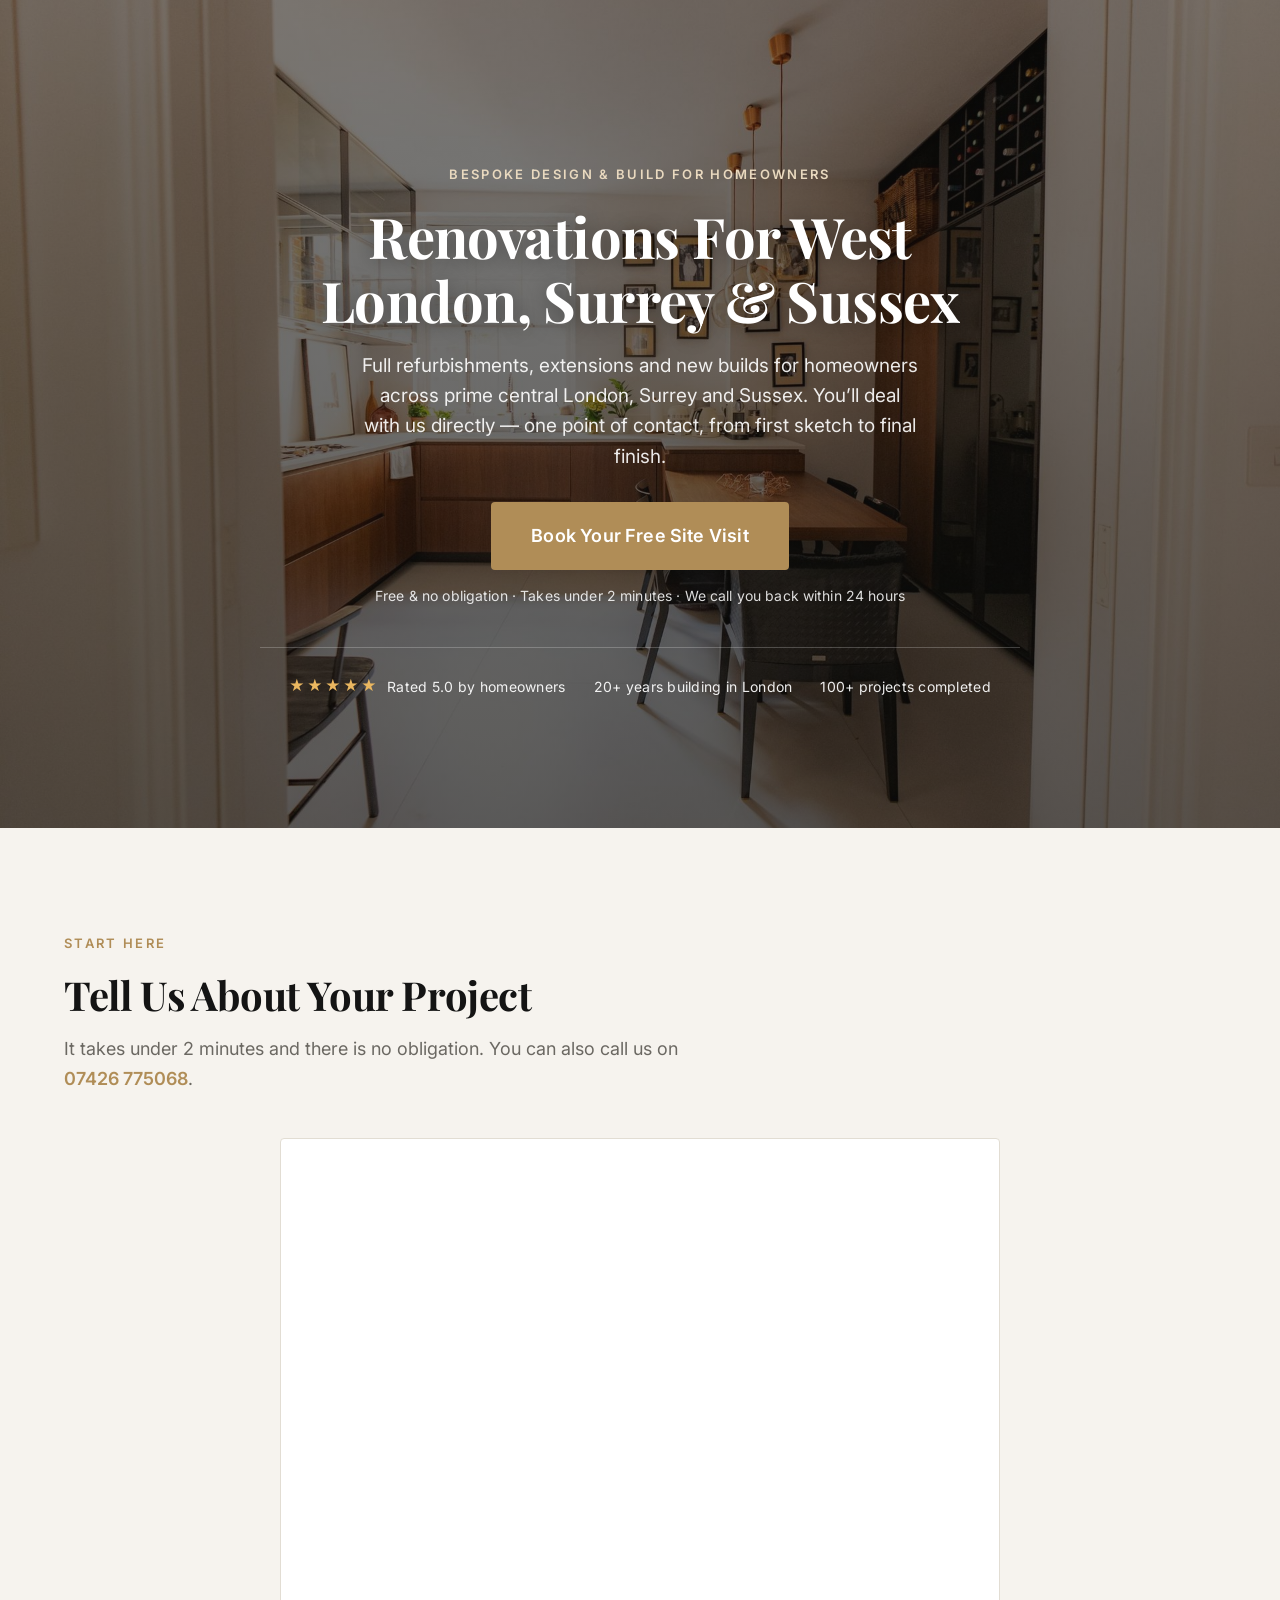
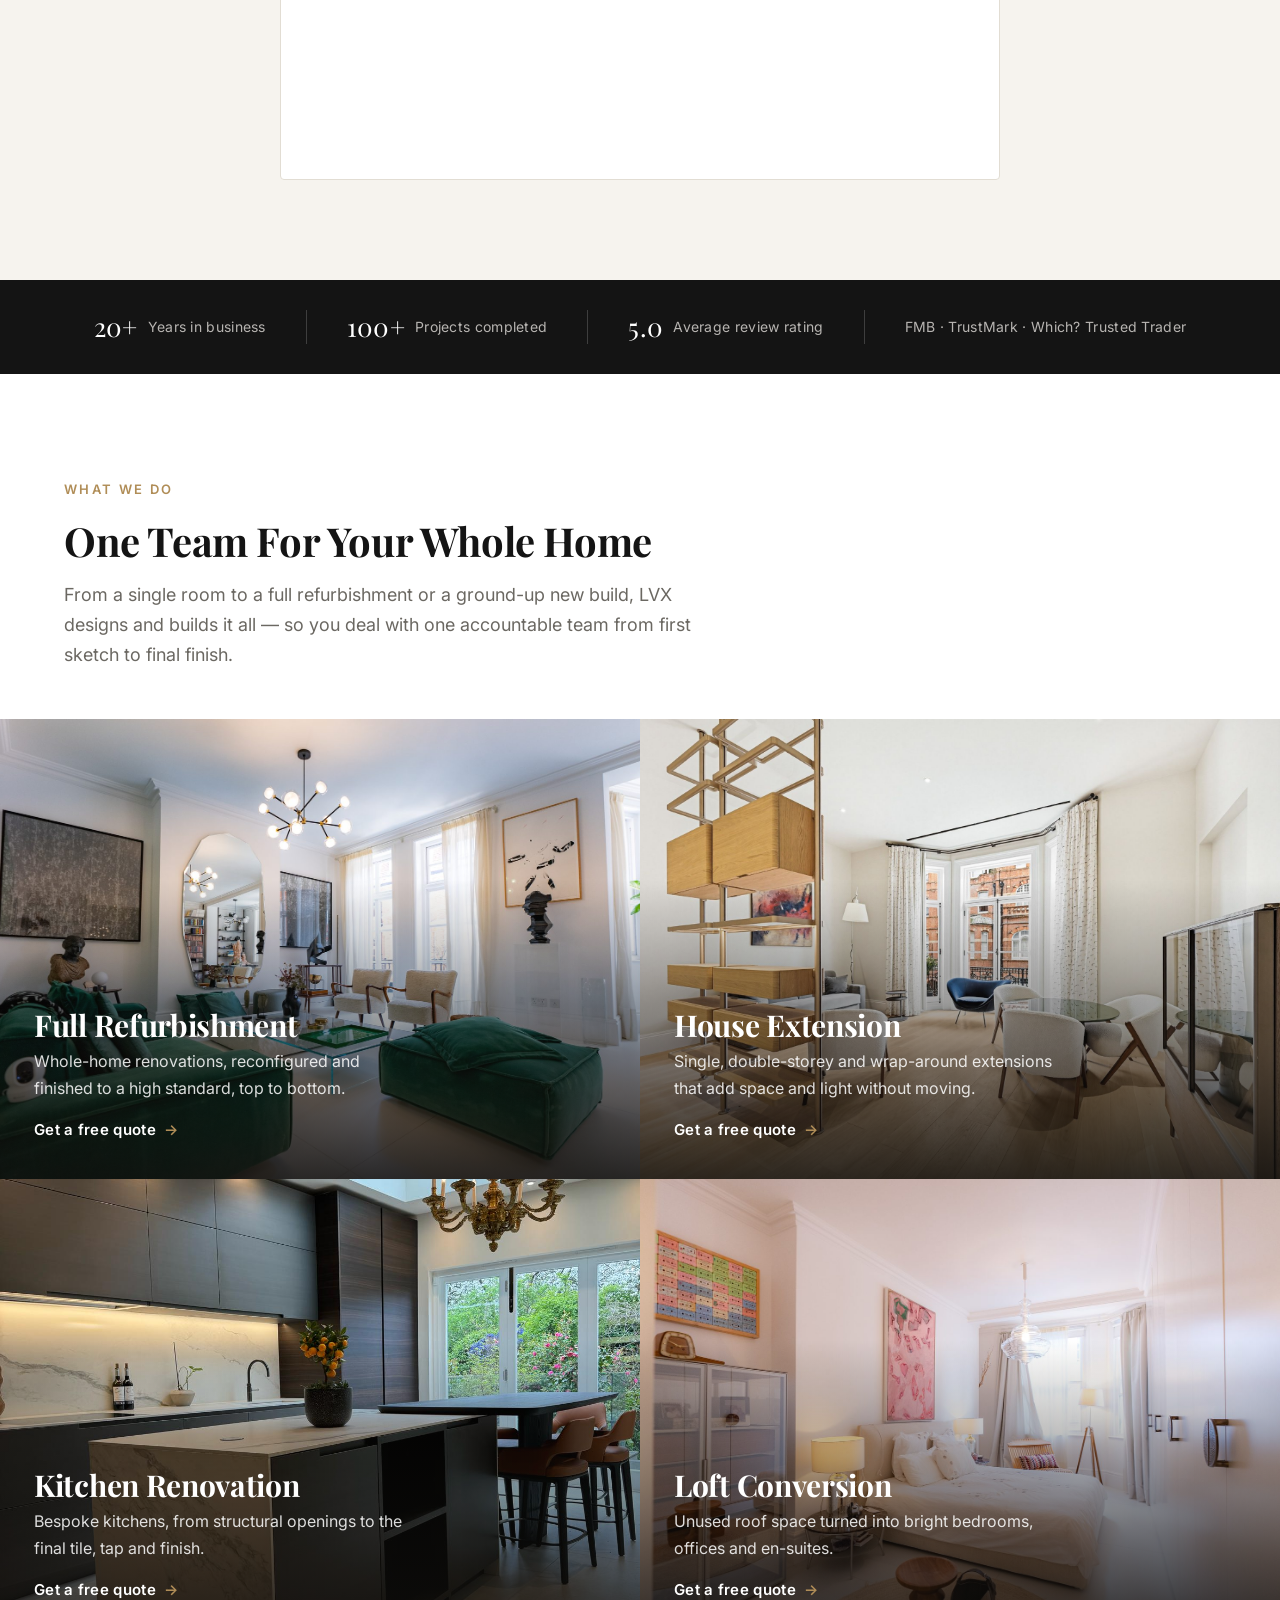
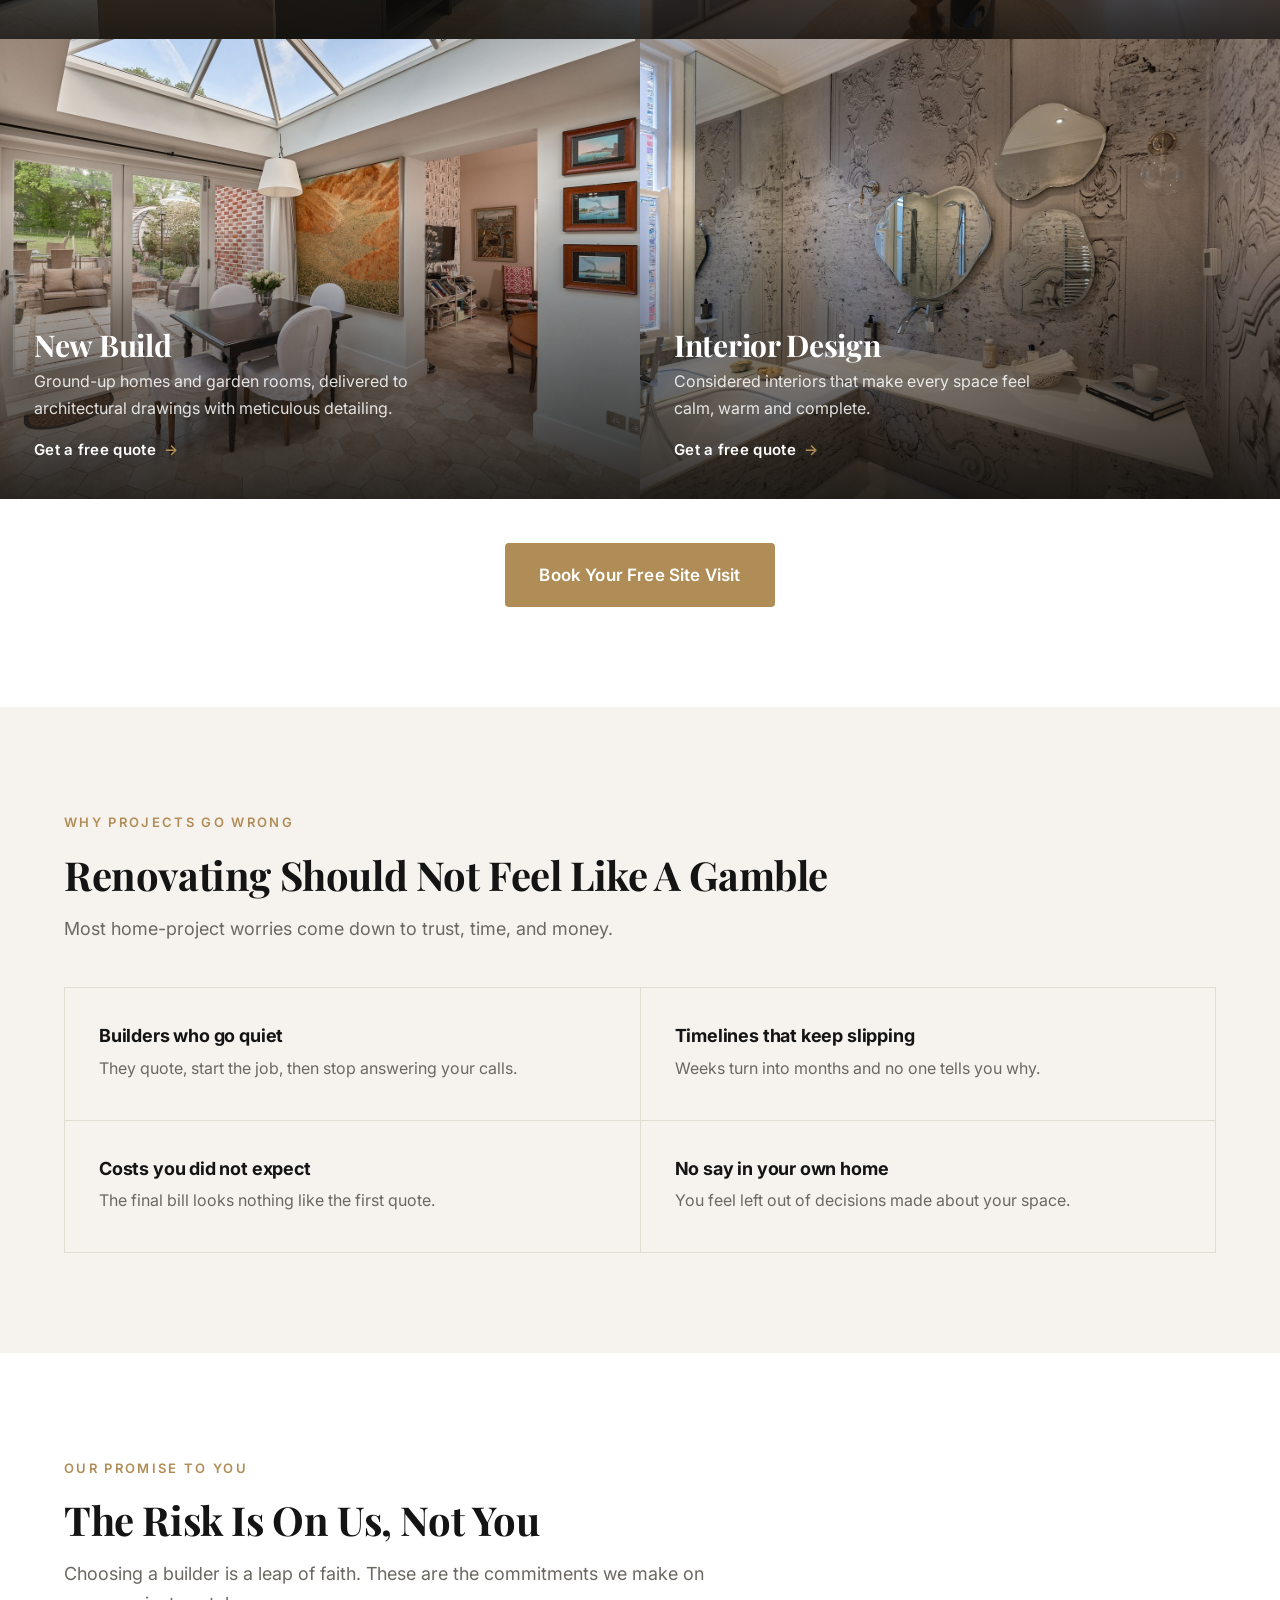
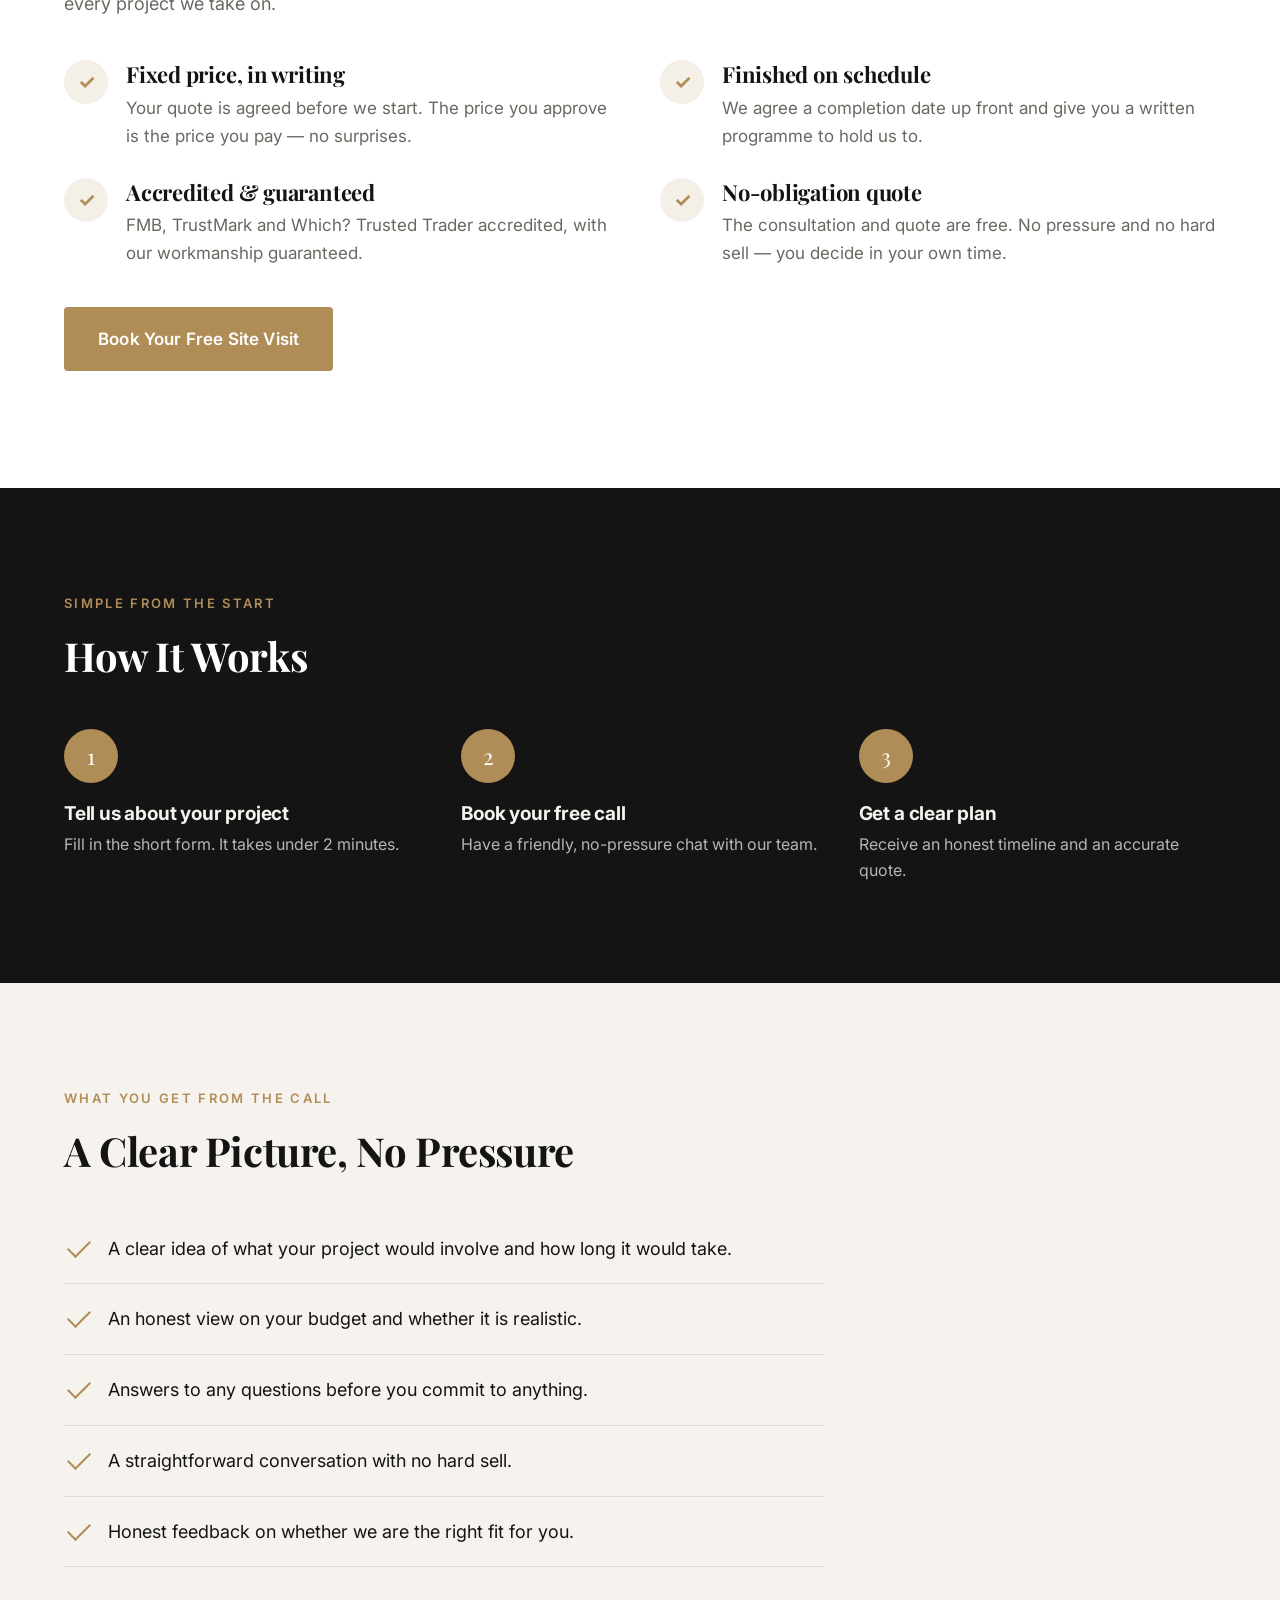
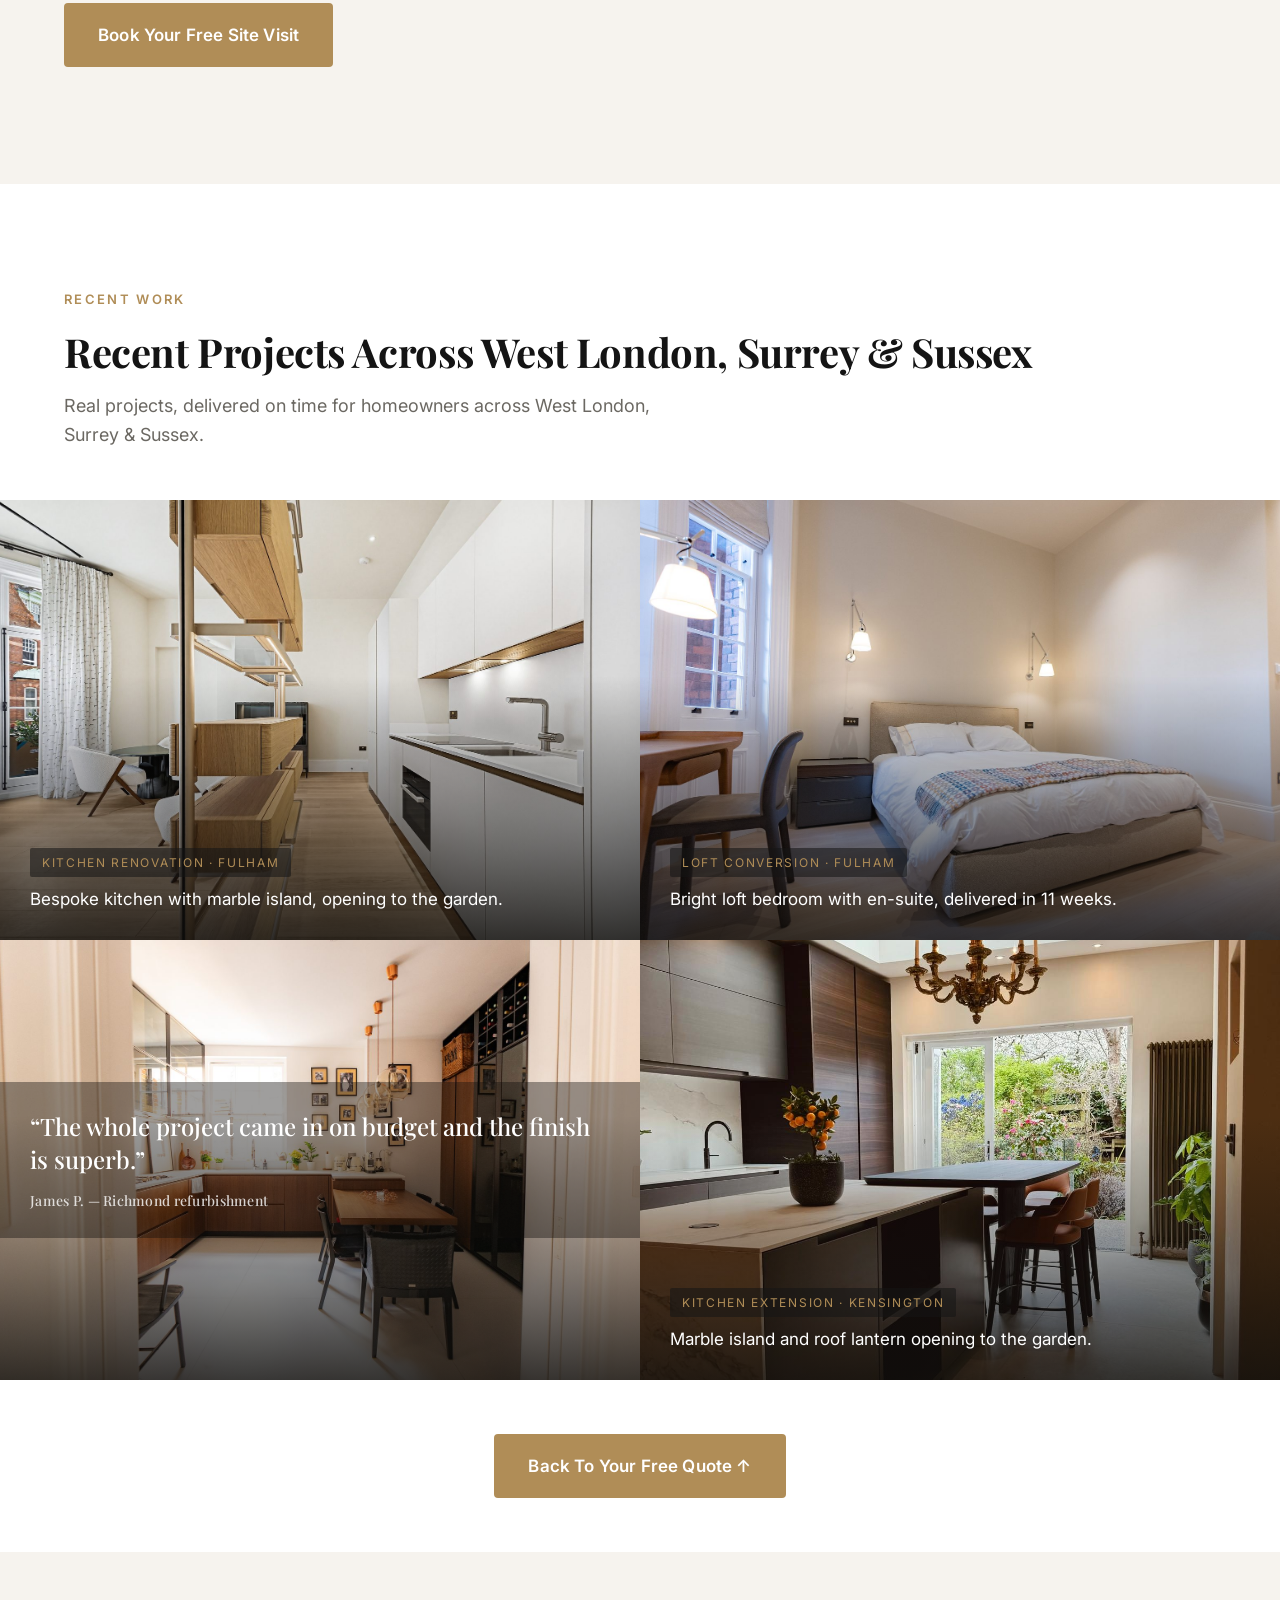
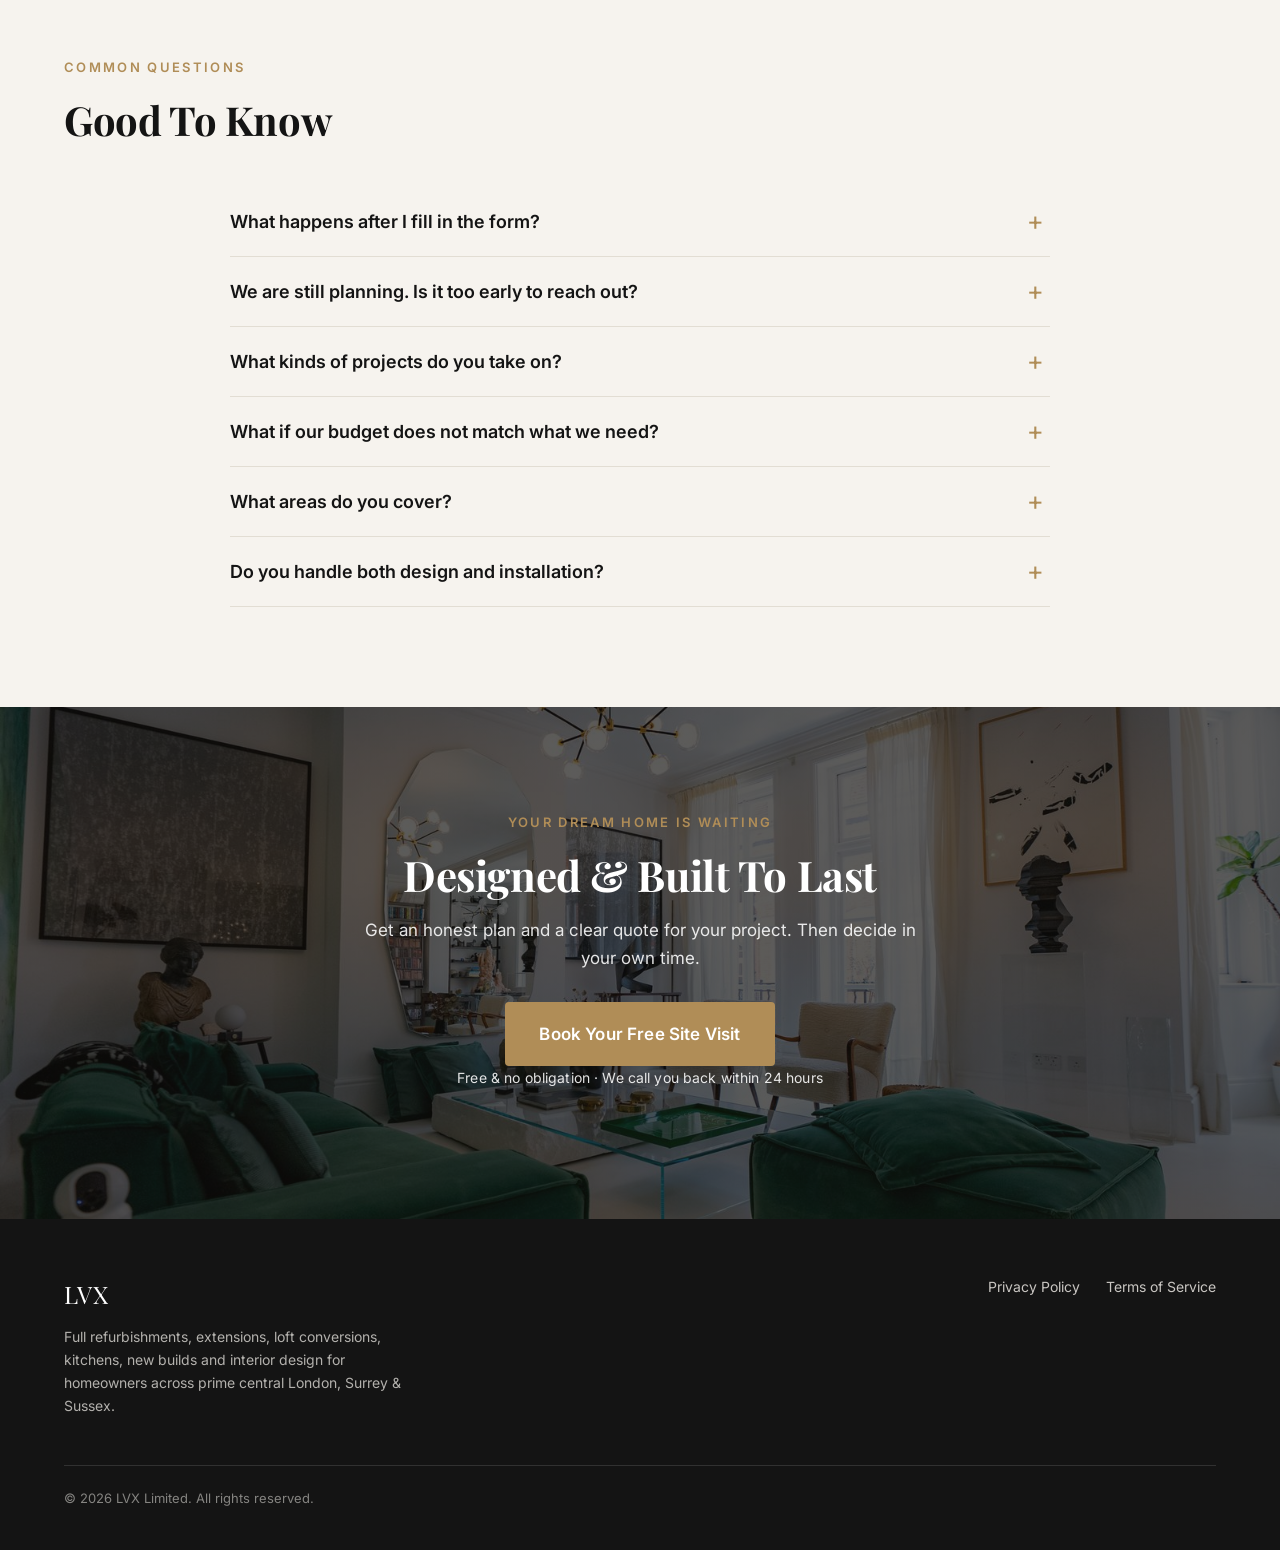
<file: index.html>
<!DOCTYPE html>
<html lang="en">
<head>
  <!-- Google Tag Manager -->
  <script>(function(w,d,s,l,i){w[l]=w[l]||[];w[l].push({'gtm.start':
  new Date().getTime(),event:'gtm.js'});var f=d.getElementsByTagName(s)[0],
  j=d.createElement(s),dl=l!='dataLayer'?'&l='+l:'';j.async=true;j.src=
  'https://www.googletagmanager.com/gtm.js?id='+i+dl;f.parentNode.insertBefore(j,f);
  })(window,document,'script','dataLayer','GTM-NC75WPDD');</script>
  <!-- End Google Tag Manager -->
  <meta charset="UTF-8" />
  <meta name="viewport" content="width=device-width, initial-scale=1" />
  <title>Design &amp; Build in West London, Surrey &amp; Sussex | LVX Limited</title>
  <meta name="description" content="LVX is a design &amp; build company for homeowners across prime central London, Surrey &amp; Sussex — full refurbishments, extensions, loft conversions, kitchens, new builds and interior design. One point of contact, fixed-price quotes. Book a free design consultation." />

  <!-- TRACKING HEAD CODES GO HERE: Meta Pixel, GA4, GTM Head, TikTok, etc. -->
  <!-- [GTM HEAD] Google Tag Manager head snippet goes here -->

  <link rel="preconnect" href="https://fonts.googleapis.com" />
  <link rel="preconnect" href="https://fonts.gstatic.com" crossorigin />
  <link href="https://fonts.googleapis.com/css2?family=Inter:wght@400;600;700&family=Playfair+Display:wght@500;600;700&display=swap" rel="stylesheet" />
  <!-- Speed: warm up the form host + prioritise the hero image (LCP) -->
  <link rel="preconnect" href="https://api.leadconnectorhq.com" />
  <link rel="preconnect" href="https://link.msgsndr.com" />
  <link rel="preload" as="image" href="images/home-hero.jpg" fetchpriority="high" />
  <link rel="stylesheet" href="styles.css" />
</head>
<body>
  <!-- Google Tag Manager (noscript) -->
  <noscript><iframe src="https://www.googletagmanager.com/ns.html?id=GTM-NC75WPDD"
  height="0" width="0" style="display:none;visibility:hidden"></iframe></noscript>
  <!-- End Google Tag Manager (noscript) -->
  <!-- TRACKING BODY CODES GO HERE: GTM Body noscript, etc. -->
  <!-- [GTM BODY] Google Tag Manager (noscript) snippet goes here -->

  <!-- ============ 1. HERO ============ -->
  <header class="hero" style="--hero-img: url('images/home-hero.jpg');">
    <div class="hero__inner">
      <span class="eyebrow">Bespoke design &amp; build for homeowners</span>
      <h1>Renovations For West London, Surrey &amp; Sussex</h1>
      <p class="hero__sub">Full refurbishments, extensions and new builds for homeowners across prime central London, Surrey and Sussex. You&rsquo;ll deal with us directly &mdash; one point of contact, from first sketch to final finish.</p>
      <a href="#form" class="btn" data-scroll="form">Book Your Free Site Visit</a>
      <p class="btn-note">Free &amp; no obligation &middot; Takes under 2 minutes &middot; We call you back within 24 hours</p>
      <div class="trust-strip">
        <span class="trust-item"><span class="stars">&#9733;&#9733;&#9733;&#9733;&#9733;</span> Rated 5.0 by homeowners</span>
        <span class="trust-item">20+ years building in London</span>
        <span class="trust-item">100+ projects completed</span>
      </div>
    </div>
  </header>

  <!-- ============ FORM (primary, above the fold) ============ -->
  <section id="form" class="form-section">
    <div class="container">
      <span class="eyebrow">Start here</span>
      <h2>Tell Us About Your Project</h2>
      <p class="section-lead">It takes under 2 minutes and there is no obligation. You can also call us on <a href="tel:+447426775068" class="phone-link">07426 775068</a>.</p>
      <div class="form-wrap">
        <!-- LeadConnector / GoHighLevel embedded qualification form -->
        <iframe
          src="https://api.leadconnectorhq.com/widget/form/9PsV5ULBvPmhe3jYhyFx"
          style="width:100%;height:100%;border:none;border-radius:8px"
          id="inline-9PsV5ULBvPmhe3jYhyFx"
          data-layout="{'id':'INLINE'}"
          data-trigger-type="alwaysShow"
          data-trigger-value=""
          data-activation-type="alwaysActivated"
          data-activation-value=""
          data-deactivation-type="neverDeactivate"
          data-deactivation-value=""
          data-form-name="LVX Landing Page Form"
          data-height="undefined"
          data-layout-iframe-id="inline-9PsV5ULBvPmhe3jYhyFx"
          data-form-id="9PsV5ULBvPmhe3jYhyFx"
          title="LVX Landing Page Form">
        </iframe>
        <!-- UTM NOTE: Set the form's redirect (in GoHighLevel) to thank-you.html.
             To pass UTM/click IDs into the submission, either (a) map them from the
             iframe URL inside GHL, or (b) switch to a native form and add hidden
             inputs named utm_source, utm_medium, utm_campaign, utm_content,
             utm_term, gclid, fbclid, ttclid, msclkid — script.js auto-fills them. -->
        <noscript><p class="form-fallback">Please enable JavaScript to load the form, or call us on 07426 775068.</p></noscript>
      </div>
    </div>
  </section>
  <script src="https://link.msgsndr.com/js/form_embed.js" defer></script>

  <!-- ============ 2. SOCIAL PROOF STRIP ============ -->
  <section class="proof-bar" aria-label="Company proof">
    <div class="container">
      <span class="pb-item"><span class="pb-num">20+</span><span class="pb-label">Years in business</span></span>
      <span class="divider" aria-hidden="true"></span>
      <span class="pb-item"><span class="pb-num">100+</span><span class="pb-label">Projects completed</span></span>
      <span class="divider" aria-hidden="true"></span>
      <span class="pb-item"><span class="pb-num">5.0</span><span class="pb-label">Average review rating</span></span>
      <span class="divider" aria-hidden="true"></span>
      <span class="pb-item"><span class="pb-label">FMB &middot; TrustMark &middot; Which? Trusted Trader</span></span>
    </div>
  </section>

  <!-- ============ SERVICES ============ -->
  <section id="services">
    <div class="container">
      <span class="eyebrow">What we do</span>
      <h2>One Team For Your Whole Home</h2>
      <p class="section-lead">From a single room to a full refurbishment or a ground-up new build, LVX designs and builds it all &mdash; so you deal with one accountable team from first sketch to final finish.</p>
    </div>
    <div class="home-services">
      <a class="service-card" href="#form" data-scroll="form" style="--card-img: url('images/renovation-drawing-room.jpg');">
        <div class="sc-body">
          <h3>Full Refurbishment</h3>
          <p>Whole-home renovations, reconfigured and finished to a high standard, top to bottom.</p>
          <span class="sc-link">Get a free quote</span>
        </div>
      </a>
      <a class="service-card" href="#form" data-scroll="form" style="--card-img: url('images/extension-hero.jpg');">
        <div class="sc-body">
          <h3>House Extension</h3>
          <p>Single, double-storey and wrap-around extensions that add space and light without moving.</p>
          <span class="sc-link">Get a free quote</span>
        </div>
      </a>
      <a class="service-card" href="#form" data-scroll="form" style="--card-img: url('images/kitchen-hero.jpg');">
        <div class="sc-body">
          <h3>Kitchen Renovation</h3>
          <p>Bespoke kitchens, from structural openings to the final tile, tap and finish.</p>
          <span class="sc-link">Get a free quote</span>
        </div>
      </a>
      <a class="service-card" href="#form" data-scroll="form" style="--card-img: url('images/loft-bedroom-kensington.jpg');">
        <div class="sc-body">
          <h3>Loft Conversion</h3>
          <p>Unused roof space turned into bright bedrooms, offices and en-suites.</p>
          <span class="sc-link">Get a free quote</span>
        </div>
      </a>
      <a class="service-card" href="#form" data-scroll="form" style="--card-img: url('images/extension-side-return.jpg');">
        <div class="sc-body">
          <h3>New Build</h3>
          <p>Ground-up homes and garden rooms, delivered to architectural drawings with meticulous detailing.</p>
          <span class="sc-link">Get a free quote</span>
        </div>
      </a>
      <a class="service-card" href="#form" data-scroll="form" style="--card-img: url('images/bathroom.jpg');">
        <div class="sc-body">
          <h3>Interior Design</h3>
          <p>Considered interiors that make every space feel calm, warm and complete.</p>
          <span class="sc-link">Get a free quote</span>
        </div>
      </a>
    </div>
    <div class="container" style="text-align:center; margin-top:44px;">
      <a href="#form" class="btn" data-scroll="form">Book Your Free Site Visit</a>
    </div>
  </section>

  <!-- ============ PROBLEM ============ -->
  <section class="section-cream">
    <div class="container">
      <span class="eyebrow">Why projects go wrong</span>
      <h2>Renovating Should Not Feel Like A Gamble</h2>
      <p class="section-lead">Most home-project worries come down to trust, time, and money.</p>
      <div class="pain-grid">
        <div class="pain-block">
          <h3>Builders who go quiet</h3>
          <p>They quote, start the job, then stop answering your calls.</p>
        </div>
        <div class="pain-block">
          <h3>Timelines that keep slipping</h3>
          <p>Weeks turn into months and no one tells you why.</p>
        </div>
        <div class="pain-block">
          <h3>Costs you did not expect</h3>
          <p>The final bill looks nothing like the first quote.</p>
        </div>
        <div class="pain-block">
          <h3>No say in your own home</h3>
          <p>You feel left out of decisions made about your space.</p>
        </div>
      </div>
    </div>
  </section>

  <!-- ============ GUARANTEE / RISK REVERSAL ============ -->
  <section class="guarantee">
    <div class="container">
      <span class="eyebrow">Our promise to you</span>
      <h2>The Risk Is On Us, Not You</h2>
      <p class="section-lead">Choosing a builder is a leap of faith. These are the commitments we make on every project we take on.</p>
      <div class="guarantee-grid">
        <div class="guarantee-item">
          <span class="guarantee-check" aria-hidden="true">&#10003;</span>
          <div>
            <h3>Fixed price, in writing</h3>
            <p>Your quote is agreed before we start. The price you approve is the price you pay &mdash; no surprises.</p>
          </div>
        </div>
        <div class="guarantee-item">
          <span class="guarantee-check" aria-hidden="true">&#10003;</span>
          <div>
            <h3>Finished on schedule</h3>
            <p>We agree a completion date up front and give you a written programme to hold us to.</p>
          </div>
        </div>
        <div class="guarantee-item">
          <span class="guarantee-check" aria-hidden="true">&#10003;</span>
          <div>
            <h3>Accredited &amp; guaranteed</h3>
            <p>FMB, TrustMark and Which? Trusted Trader accredited, with our workmanship guaranteed.</p>
          </div>
        </div>
        <div class="guarantee-item">
          <span class="guarantee-check" aria-hidden="true">&#10003;</span>
          <div>
            <h3>No-obligation quote</h3>
            <p>The consultation and quote are free. No pressure and no hard sell &mdash; you decide in your own time.</p>
          </div>
        </div>
      </div>
      <p style="margin-top:40px;"><a href="#form" class="btn" data-scroll="form">Book Your Free Site Visit</a></p>
    </div>
  </section>

  <!-- ============ HOW IT WORKS ============ -->
  <section class="section-dark">
    <div class="container">
      <span class="eyebrow">Simple from the start</span>
      <h2>How It Works</h2>
      <div class="steps">
        <div class="step"><div class="step-num">1</div><h3>Tell us about your project</h3><p>Fill in the short form. It takes under 2 minutes.</p></div>
        <div class="step"><div class="step-num">2</div><h3>Book your free call</h3><p>Have a friendly, no-pressure chat with our team.</p></div>
        <div class="step"><div class="step-num">3</div><h3>Get a clear plan</h3><p>Receive an honest timeline and an accurate quote.</p></div>
      </div>
    </div>
  </section>

  <!-- ============ WHAT YOU GET FROM THE CALL ============ -->
  <section class="section-cream">
    <div class="container">
      <span class="eyebrow">What you get from the call</span>
      <h2>A Clear Picture, No Pressure</h2>
      <ul class="get-list">
        <li>A clear idea of what your project would involve and how long it would take.</li>
        <li>An honest view on your budget and whether it is realistic.</li>
        <li>Answers to any questions before you commit to anything.</li>
        <li>A straightforward conversation with no hard sell.</li>
        <li>Honest feedback on whether we are the right fit for you.</li>
      </ul>
      <p style="margin-top:36px;"><a href="#form" class="btn" data-scroll="form">Book Your Free Site Visit</a></p>
    </div>
  </section>

  <!-- ============ PROOF GALLERY ============ -->
  <section style="padding-bottom:0;">
    <div class="container">
      <span class="eyebrow">Recent work</span>
      <h2>Recent Projects Across West London, Surrey &amp; Sussex</h2>
      <p class="section-lead">Real projects, delivered on time for homeowners across West London, Surrey &amp; Sussex.</p>
    </div>
    <div class="proof-gallery">
      <div class="gal-item" style="--gal-img: url('images/kitchen-fulham.jpg');">
        <div class="gal-cap"><span class="tag">Kitchen renovation &middot; Fulham</span><p>Bespoke kitchen with marble island, opening to the garden.</p></div>
      </div>
      <div class="gal-item" style="--gal-img: url('images/loft-bedroom-fulham.jpg');">
        <div class="gal-cap"><span class="tag">Loft conversion &middot; Fulham</span><p>Bright loft bedroom with en-suite, delivered in 11 weeks.</p></div>
      </div>
      <div class="gal-item testimonial" style="--gal-img: url('images/kitchen-testimonial.jpg');">
        <div class="gal-cap"><blockquote>&ldquo;The whole project came in on budget and the finish is superb.&rdquo;<cite>James P. &mdash; Richmond refurbishment</cite></blockquote></div>
      </div>
      <div class="gal-item" style="--gal-img: url('images/extension-kensington.jpg');">
        <div class="gal-cap"><span class="tag">Kitchen extension &middot; Kensington</span><p>Marble island and roof lantern opening to the garden.</p></div>
      </div>
    </div>
  </section>

  <!-- ============ BACK TO FORM ============ -->
  <section class="back-to-form">
    <div class="container">
      <a href="#form" class="btn" data-scroll="form">Back To Your Free Quote &#8593;</a>
    </div>
  </section>

  <!-- ============ FAQ ============ -->
  <section class="section-cream">
    <div class="container">
      <span class="eyebrow">Common questions</span>
      <h2>Good To Know</h2>
      <div class="faq">
        <div class="faq-item"><button class="faq-q" type="button">What happens after I fill in the form?</button><div class="faq-a"><p>One of our team calls you for a short, friendly chat about your project. There is no pressure and no obligation.</p></div></div>
        <div class="faq-item"><button class="faq-q" type="button">We are still planning. Is it too early to reach out?</button><div class="faq-a"><p>No. Early is the best time to talk. We can help you shape the plan and set a realistic budget before you commit.</p></div></div>
        <div class="faq-item"><button class="faq-q" type="button">What kinds of projects do you take on?</button><div class="faq-a"><p>Full refurbishments, extensions, loft conversions, kitchens, new builds and interior design &mdash; whether it is a single room or your whole home, we design and build it end to end.</p></div></div>
        <div class="faq-item"><button class="faq-q" type="button">What if our budget does not match what we need?</button><div class="faq-a"><p>We will tell you honestly. You will get a clear view of what is possible for your money, with no wasted time.</p></div></div>
        <div class="faq-item"><button class="faq-q" type="button">What areas do you cover?</button><div class="faq-a"><p>We cover prime central London, Surrey and Sussex, plus the surrounding areas including Berkshire &mdash; from Kensington, Chelsea, Fulham and Richmond to Kingston, Esher, Weybridge, Cobham, Guildford, Windsor and Ascot. Not sure if you are in our area? Just ask and we will let you know.</p></div></div>
        <div class="faq-item"><button class="faq-q" type="button">Do you handle both design and installation?</button><div class="faq-a"><p>Yes. We manage the full process including design, supply, installation and finishing. This ensures everything fits correctly, matches your requirements and is completed to a high standard without you needing to coordinate multiple trades.</p></div></div>
      </div>
    </div>
  </section>

  <!-- ============ FINAL CTA ============ -->
  <section class="final-cta" style="--cta-img: url('images/renovation-drawing-room.jpg');">
    <div class="container">
      <span class="eyebrow">Your dream home is waiting</span>
      <h2>Designed &amp; Built To Last</h2>
      <p>Get an honest plan and a clear quote for your project. Then decide in your own time.</p>
      <a href="#form" class="btn" data-scroll="form">Book Your Free Site Visit</a>
      <p class="btn-note">Free &amp; no obligation &middot; We call you back within 24 hours</p>
    </div>
  </section>

  <!-- ============ FOOTER ============ -->
  <footer>
    <div class="container">
      <div class="foot-top">
        <div>
          <div class="brand">LVX</div>
          <p class="foot-desc">Full refurbishments, extensions, loft conversions, kitchens, new builds and interior design for homeowners across prime central London, Surrey &amp; Sussex.</p>
        </div>
        <nav class="foot-links" aria-label="Legal">
          <a href="privacy.html">Privacy Policy</a>
          <a href="terms.html">Terms of Service</a>
        </nav>
      </div>
      <div class="copyright">&copy; 2026 LVX Limited. All rights reserved.</div>
    </div>
  </footer>

  <!-- Sticky mobile CTA -->
  <div class="sticky-cta" id="stickyCta">
    <a href="tel:+447426775068" class="call-btn" aria-label="Call LVX">Call</a>
    <a href="#form" class="btn" data-scroll="form">Book Your Free Site Visit</a>
  </div>

  <script src="script.js" defer></script>
</body>
</html>
</file>
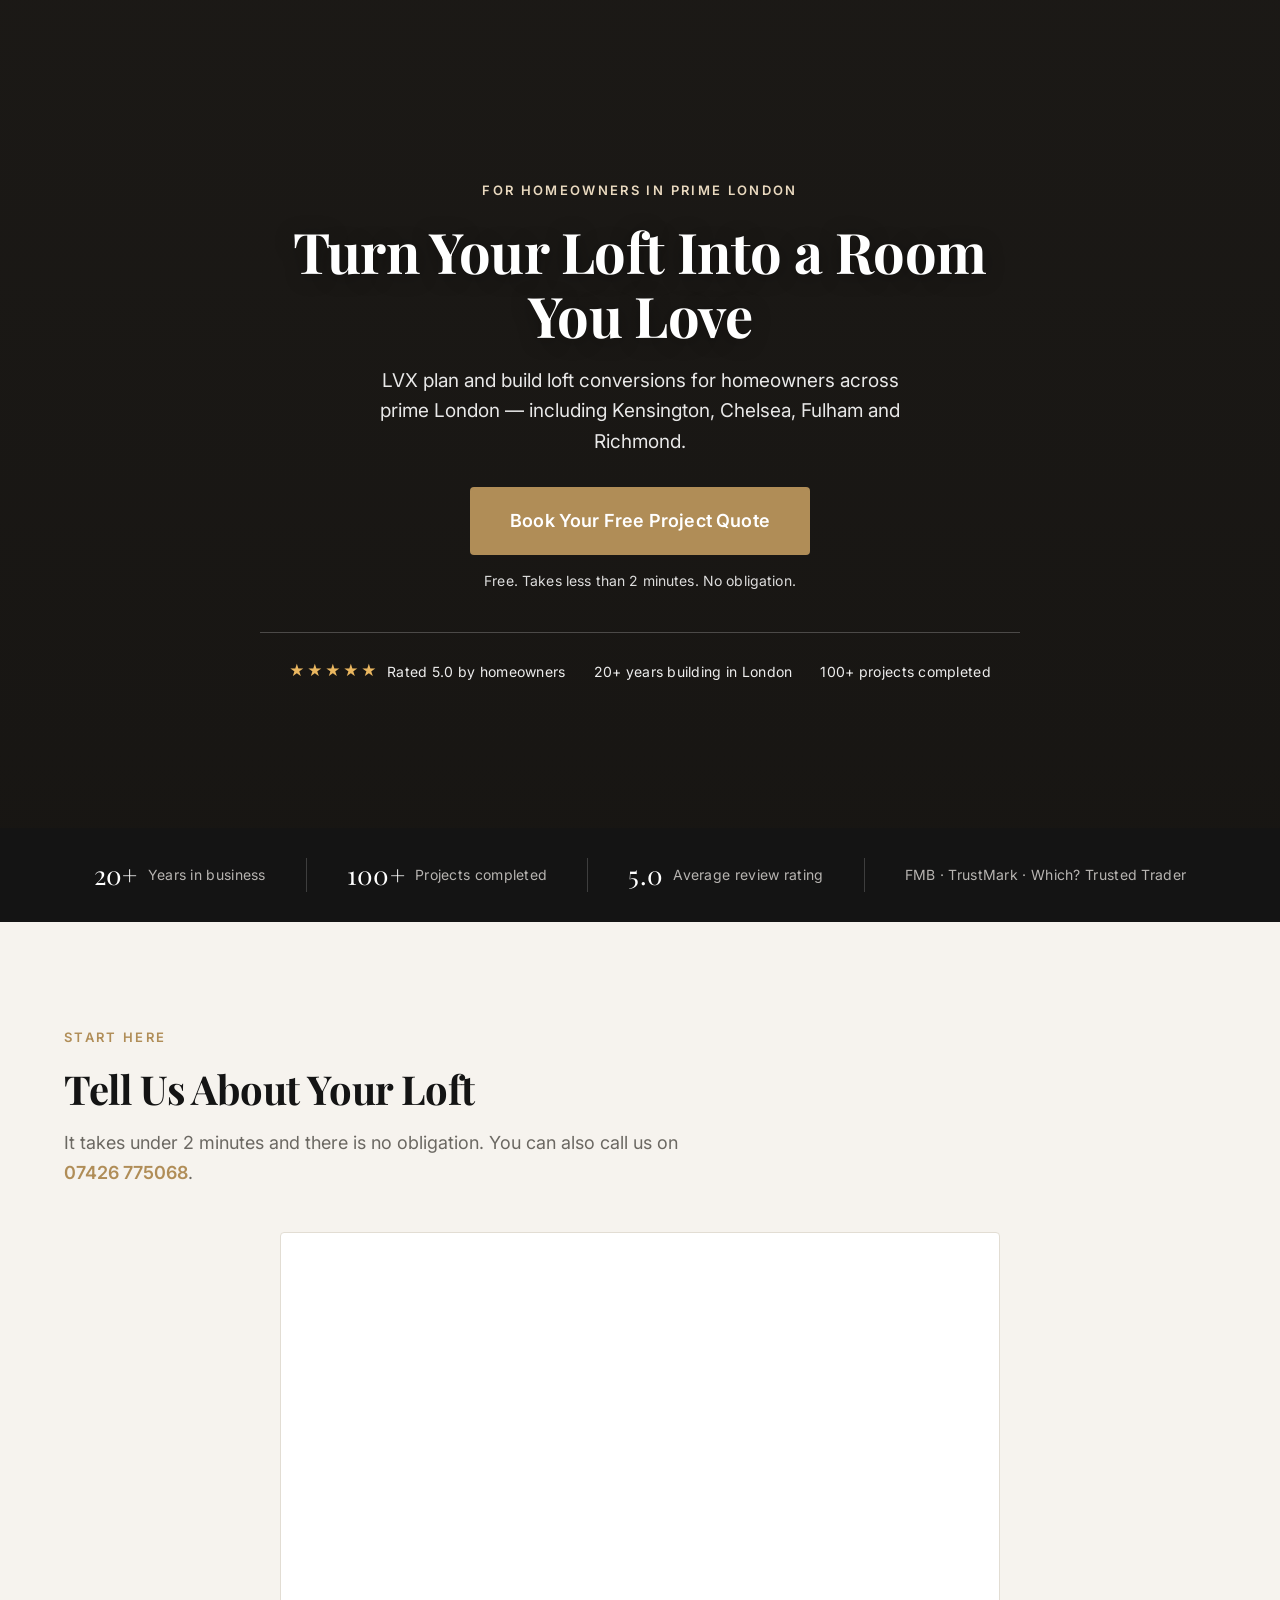
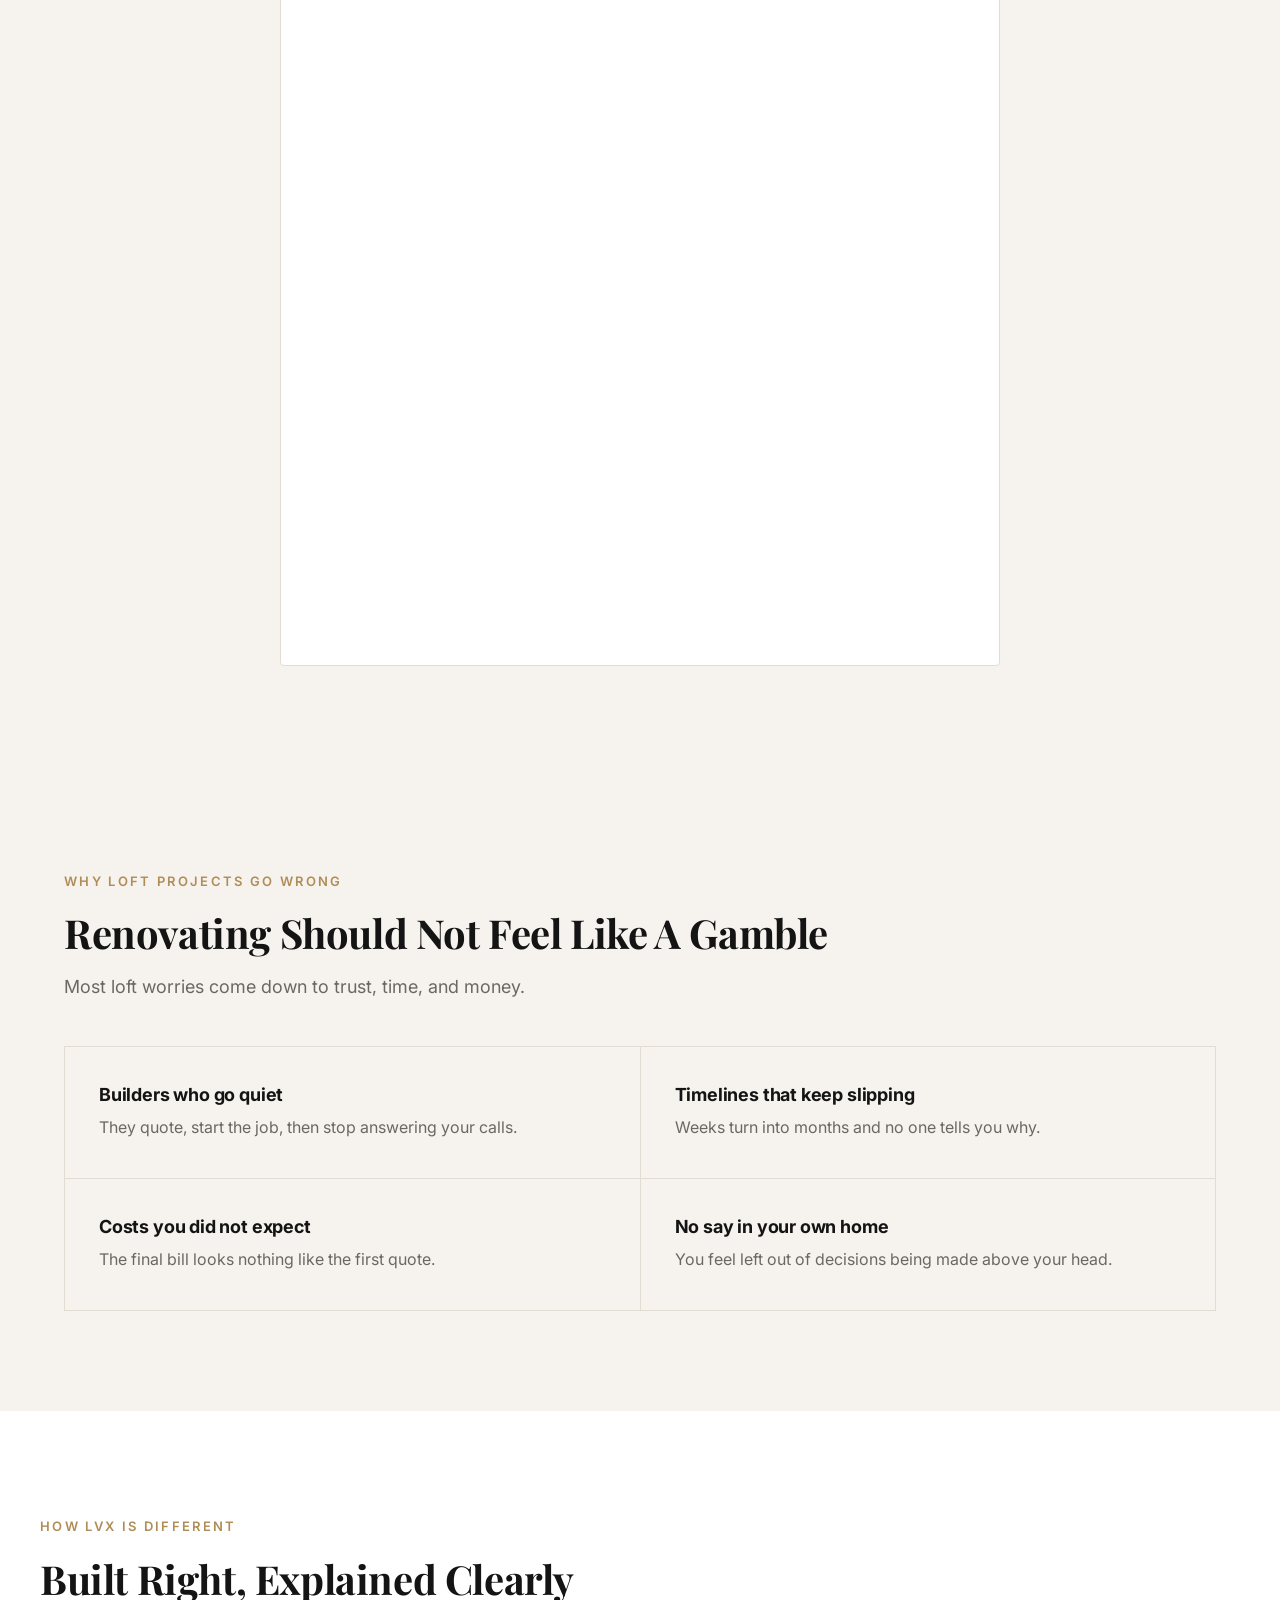
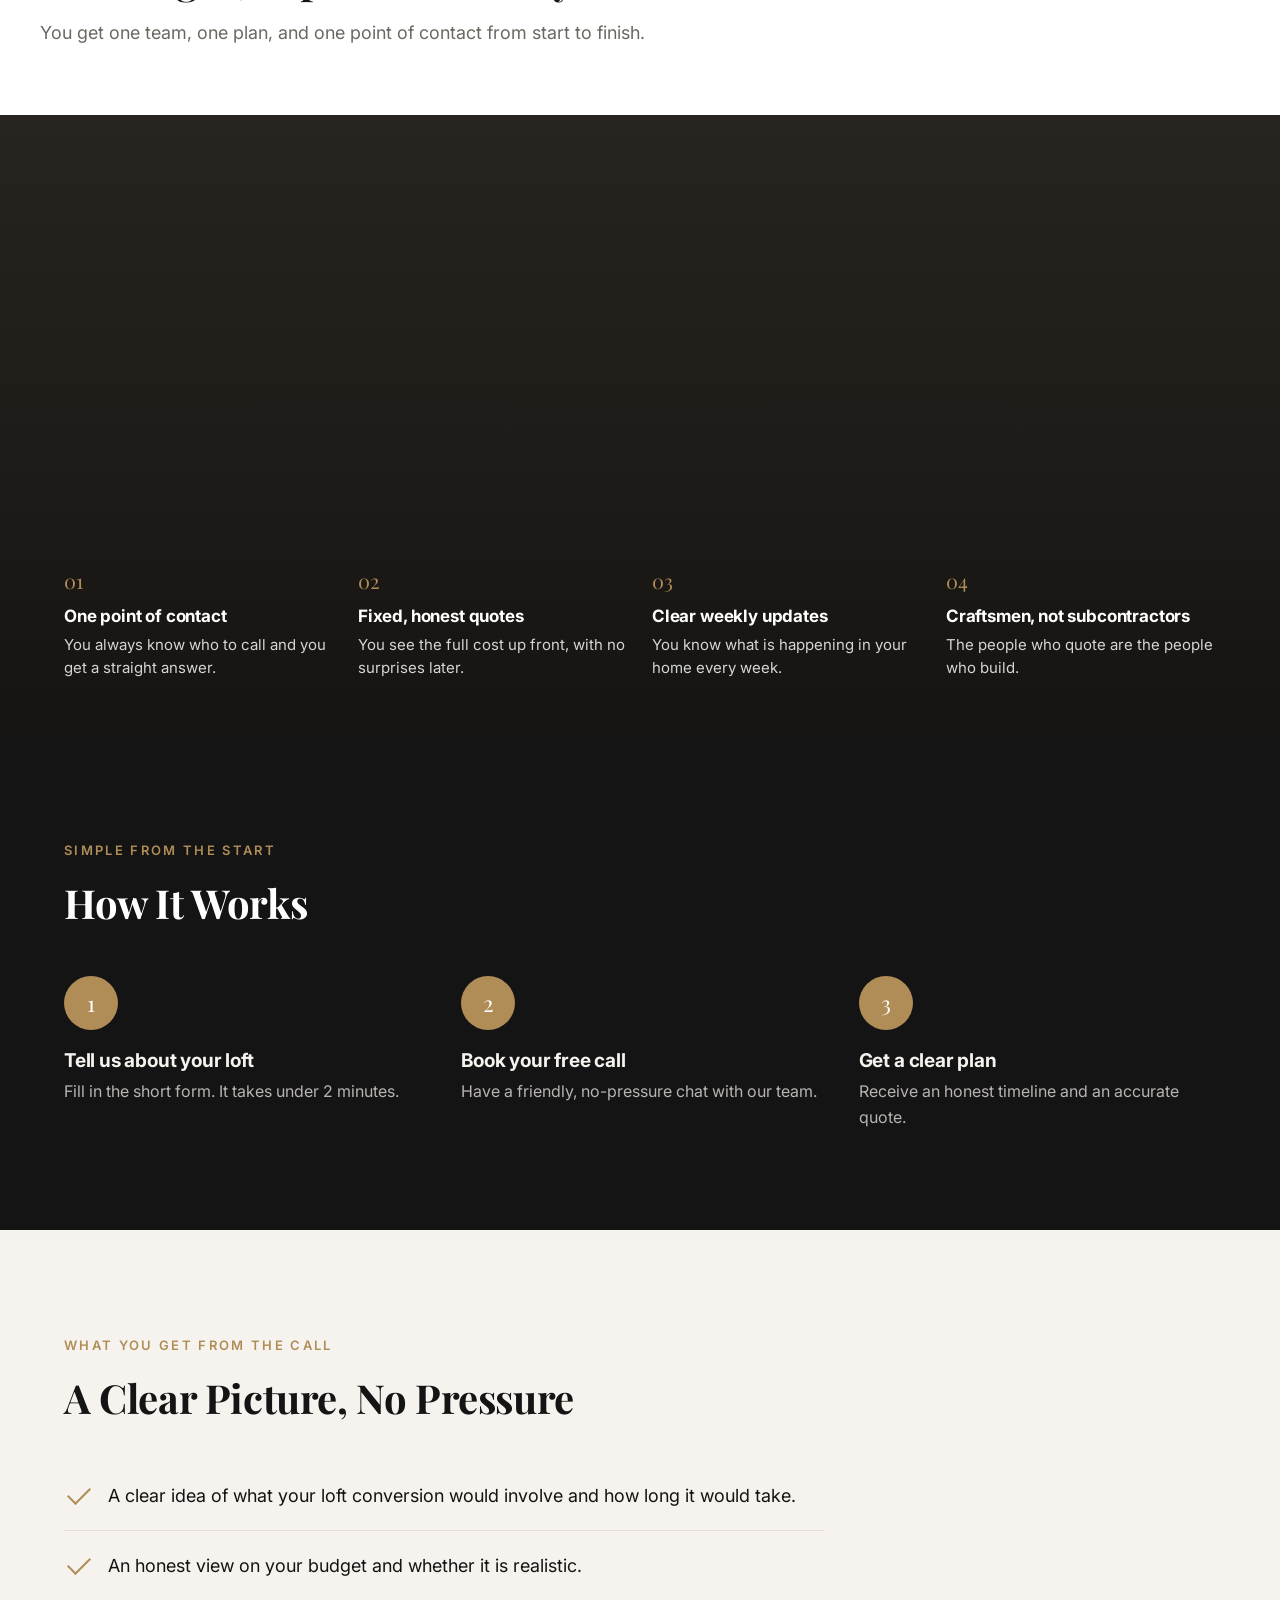
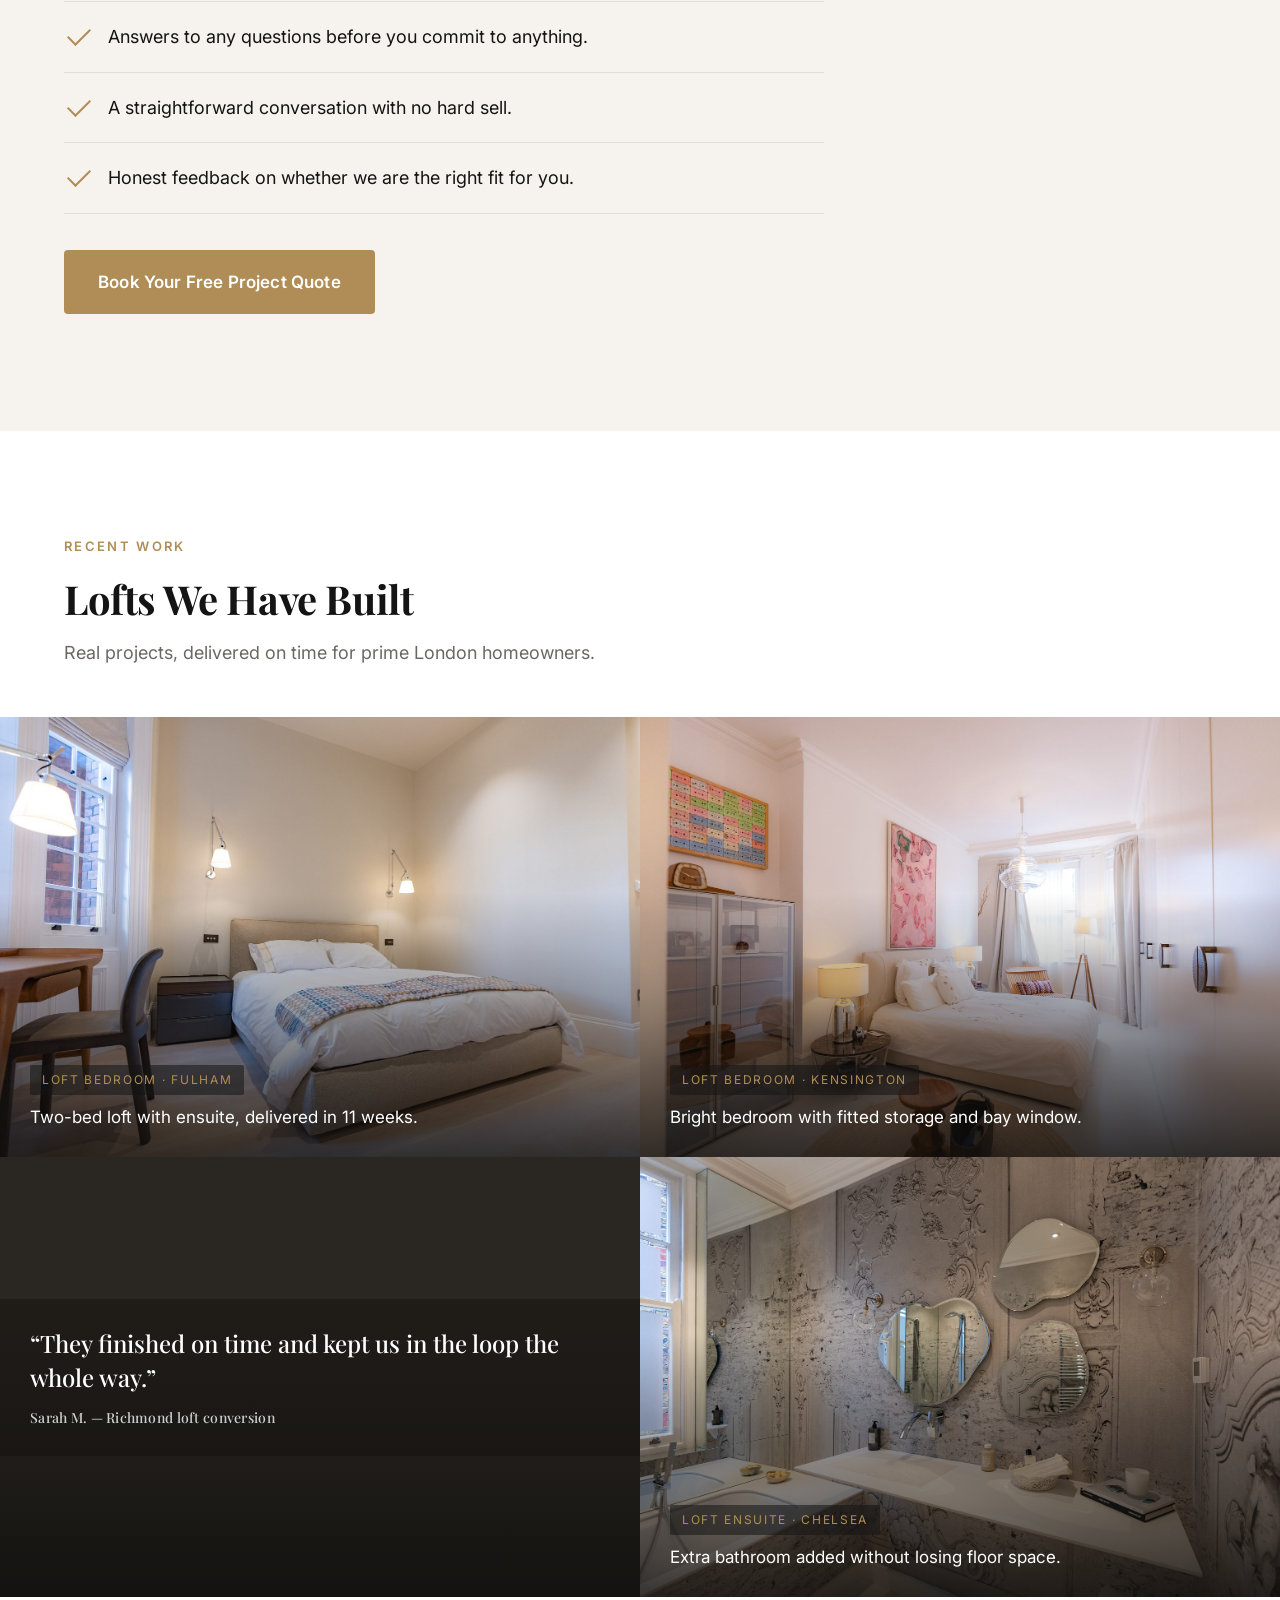
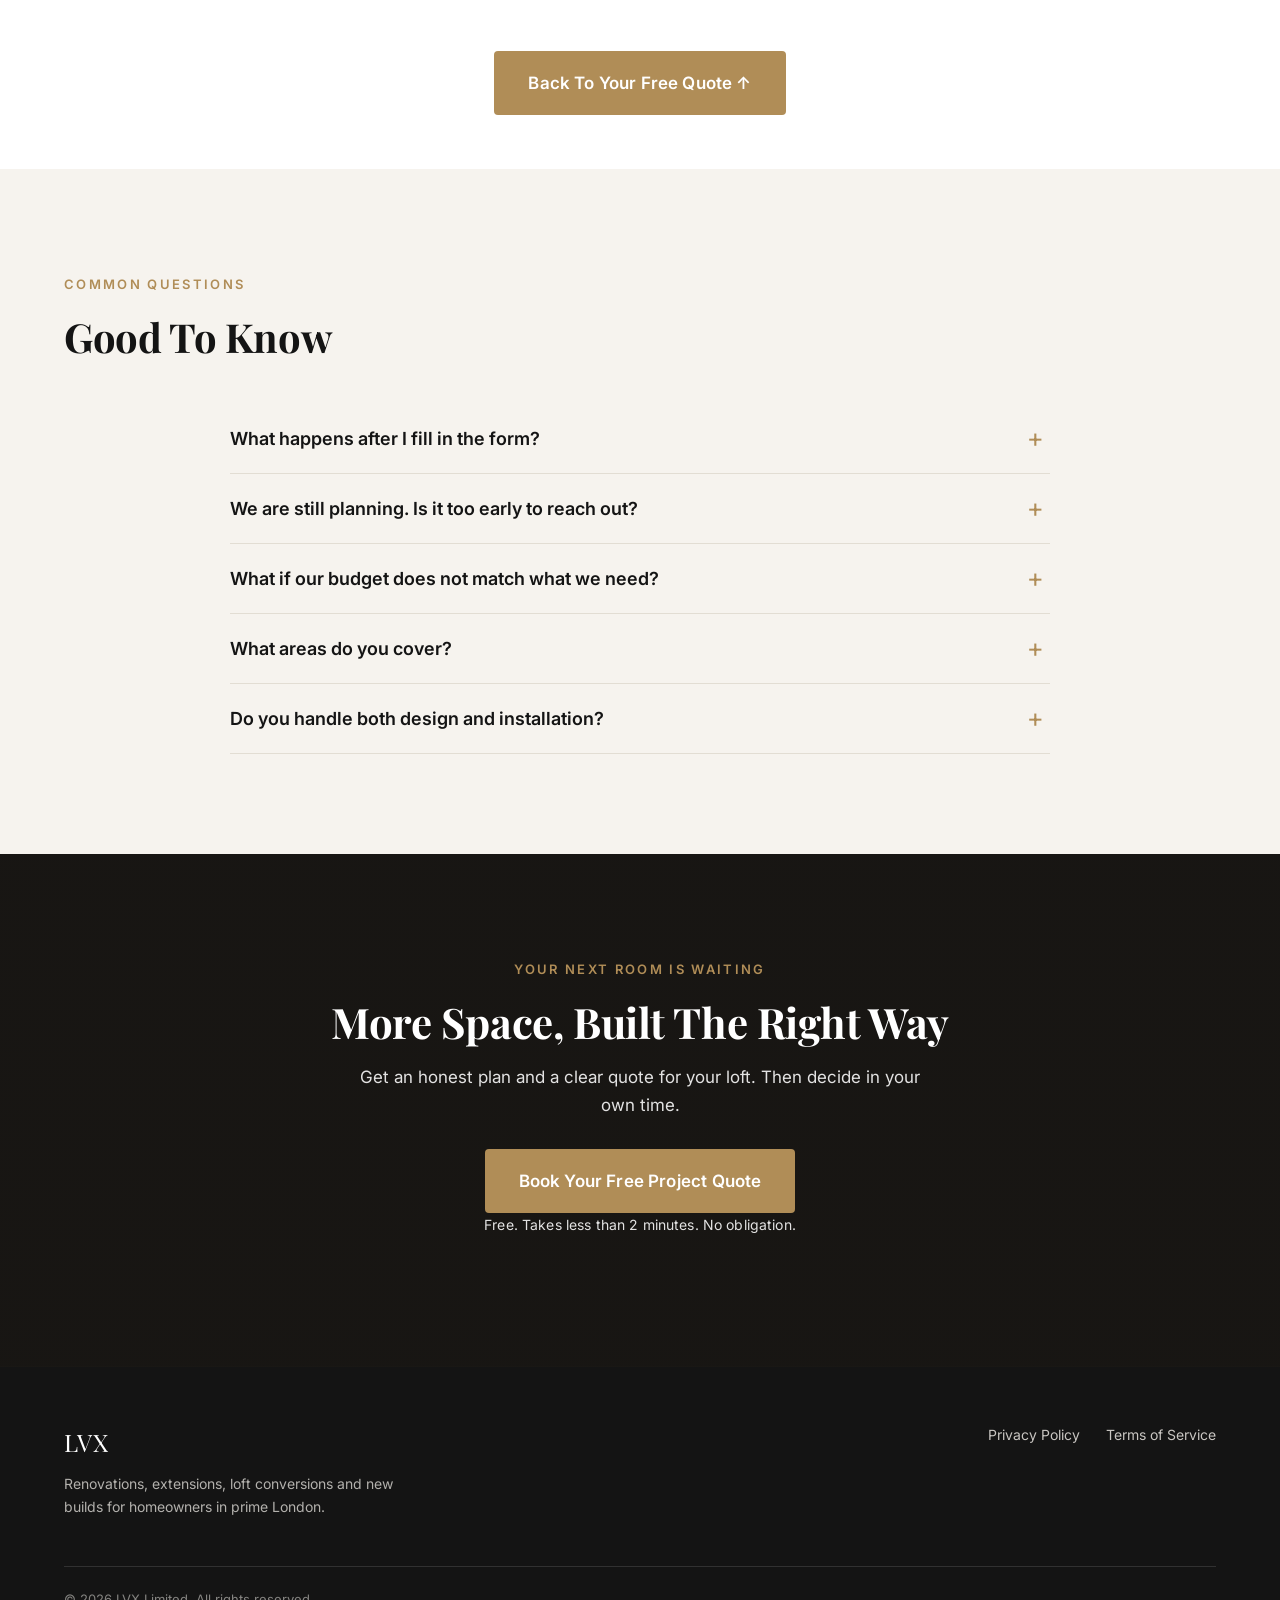
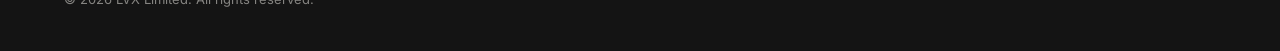
<file: conversions.html>
<!DOCTYPE html>
<html lang="en">
<head>
  <!-- Google Tag Manager -->
  <script>(function(w,d,s,l,i){w[l]=w[l]||[];w[l].push({'gtm.start':
  new Date().getTime(),event:'gtm.js'});var f=d.getElementsByTagName(s)[0],
  j=d.createElement(s),dl=l!='dataLayer'?'&l='+l:'';j.async=true;j.src=
  'https://www.googletagmanager.com/gtm.js?id='+i+dl;f.parentNode.insertBefore(j,f);
  })(window,document,'script','dataLayer','GTM-NC75WPDD');</script>
  <!-- End Google Tag Manager -->
  <meta charset="UTF-8" />
  <meta name="viewport" content="width=device-width, initial-scale=1" />
  <title>Loft Conversions in Prime London | LVX Limited</title>
  <meta name="description" content="Add a room and value to your home with a loft conversion done right. LVX build for homeowners in Kensington, Fulham, Richmond and prime London. Book a free project quote." />

  <!-- TRACKING HEAD CODES GO HERE: Meta Pixel, GA4, GTM Head, TikTok, etc. -->
  <!-- [GTM HEAD] Google Tag Manager head snippet goes here -->

  <link rel="preconnect" href="https://fonts.googleapis.com" />
  <link rel="preconnect" href="https://fonts.gstatic.com" crossorigin />
  <link href="https://fonts.googleapis.com/css2?family=Inter:wght@400;600;700&family=Playfair+Display:wght@500;600;700&display=swap" rel="stylesheet" />
  <link rel="stylesheet" href="styles.css" />
</head>
<body>
  <!-- Google Tag Manager (noscript) -->
  <noscript><iframe src="https://www.googletagmanager.com/ns.html?id=GTM-NC75WPDD"
  height="0" width="0" style="display:none;visibility:hidden"></iframe></noscript>
  <!-- End Google Tag Manager (noscript) -->
  <!-- TRACKING BODY CODES GO HERE: GTM Body noscript, etc. -->
  <!-- [GTM BODY] Google Tag Manager (noscript) snippet goes here -->

  <!-- ============ 1. HERO ============ -->
  <header class="hero" style="--hero-img: url('https://images.unsplash.com/photo-1616594039964-ae9021a400a0?auto=format&fit=crop&w=1600&q=80');">
    <div class="hero__inner">
      <span class="eyebrow">For homeowners in prime London</span>
      <h1>Turn Your Loft Into a Room You Love</h1>
      <p class="hero__sub">LVX plan and build loft conversions for homeowners across prime London &mdash; including Kensington, Chelsea, Fulham and Richmond.</p>
      <a href="#form" class="btn" data-scroll="form">Book Your Free Project Quote</a>
      <p class="btn-note">Free. Takes less than 2 minutes. No obligation.</p>
      <div class="trust-strip">
        <span class="trust-item"><span class="stars">&#9733;&#9733;&#9733;&#9733;&#9733;</span> Rated 5.0 by homeowners</span>
        <span class="trust-item">20+ years building in London</span>
        <span class="trust-item">100+ projects completed</span>
      </div>
    </div>
  </header>

  <!-- ============ 2. SOCIAL PROOF STRIP ============ -->
  <section class="proof-bar" aria-label="Company proof">
    <div class="container">
      <span class="pb-item"><span class="pb-num">20+</span><span class="pb-label">Years in business</span></span>
      <span class="divider" aria-hidden="true"></span>
      <span class="pb-item"><span class="pb-num">100+</span><span class="pb-label">Projects completed</span></span>
      <span class="divider" aria-hidden="true"></span>
      <span class="pb-item"><span class="pb-num">5.0</span><span class="pb-label">Average review rating</span></span>
      <span class="divider" aria-hidden="true"></span>
      <span class="pb-item"><span class="pb-label">FMB &middot; TrustMark &middot; Which? Trusted Trader</span></span>
    </div>
  </section>

  <!-- ============ FORM (primary, above the fold) ============ -->
  <section id="form" class="form-section">
    <div class="container">
      <span class="eyebrow">Start here</span>
      <h2>Tell Us About Your Loft</h2>
      <p class="section-lead">It takes under 2 minutes and there is no obligation. You can also call us on <a href="tel:+447426775068" class="phone-link">07426 775068</a>.</p>
      <div class="form-wrap">
        <!-- LeadConnector / GoHighLevel embedded qualification form -->
        <iframe
          src="https://api.leadconnectorhq.com/widget/form/Ga1aMDYYKregyhiQJ493"
          style="width:100%;height:1012px;min-height:1012px;border:none;border-radius:8px"
          id="inline-Ga1aMDYYKregyhiQJ493"
          data-layout="{'id':'INLINE'}"
          data-trigger-type="alwaysShow"
          data-trigger-value=""
          data-activation-type="alwaysActivated"
          data-activation-value=""
          data-deactivation-type="neverDeactivate"
          data-deactivation-value=""
          data-form-name="Loft Conversions"
          data-height="1012"
          data-layout-iframe-id="inline-Ga1aMDYYKregyhiQJ493"
          data-form-id="Ga1aMDYYKregyhiQJ493"
          title="Loft Conversions">
        </iframe>
        <!-- UTM NOTE: Set the form's redirect (in GoHighLevel) to thank-you.html.
             To pass UTM/click IDs into the submission, either (a) map them from the
             iframe URL inside GHL, or (b) switch to a native form and add hidden
             inputs named utm_source, utm_medium, utm_campaign, utm_content,
             utm_term, gclid, fbclid, ttclid, msclkid — script.js auto-fills them. -->
        <noscript><p class="form-fallback">Please enable JavaScript to load the form, or call us on 07426 775068.</p></noscript>
      </div>
    </div>
  </section>
  <script src="https://link.msgsndr.com/js/form_embed.js" defer></script>

  <!-- ============ 3. PROBLEM ============ -->
  <section class="section-cream">
    <div class="container">
      <span class="eyebrow">Why loft projects go wrong</span>
      <h2>Renovating Should Not Feel Like A Gamble</h2>
      <p class="section-lead">Most loft worries come down to trust, time, and money.</p>
      <div class="pain-grid">
        <div class="pain-block">
          <h3>Builders who go quiet</h3>
          <p>They quote, start the job, then stop answering your calls.</p>
        </div>
        <div class="pain-block">
          <h3>Timelines that keep slipping</h3>
          <p>Weeks turn into months and no one tells you why.</p>
        </div>
        <div class="pain-block">
          <h3>Costs you did not expect</h3>
          <p>The final bill looks nothing like the first quote.</p>
        </div>
        <div class="pain-block">
          <h3>No say in your own home</h3>
          <p>You feel left out of decisions being made above your head.</p>
        </div>
      </div>
    </div>
  </section>

  <!-- ============ 4. MECHANISM (image-led) ============ -->
  <section class="mechanism">
    <div class="container mech-intro">
      <span class="eyebrow">How LVX is different</span>
      <h2>Built Right, Explained Clearly</h2>
      <p class="section-lead">You get one team, one plan, and one point of contact from start to finish.</p>
    </div>
    <div class="mech-feature" style="background-image: linear-gradient(rgba(0,0,0,0.05), rgba(15,14,12,0.75)), url('https://images.unsplash.com/photo-1600210492486-724fe5c67fb0?auto=format&fit=crop&w=1600&q=80');">
      <div class="mech-cards">
        <div class="mech-card"><span class="num">01</span><h3>One point of contact</h3><p>You always know who to call and you get a straight answer.</p></div>
        <div class="mech-card"><span class="num">02</span><h3>Fixed, honest quotes</h3><p>You see the full cost up front, with no surprises later.</p></div>
        <div class="mech-card"><span class="num">03</span><h3>Clear weekly updates</h3><p>You know what is happening in your home every week.</p></div>
        <div class="mech-card"><span class="num">04</span><h3>Craftsmen, not subcontractors</h3><p>The people who quote are the people who build.</p></div>
      </div>
    </div>
  </section>

  <!-- ============ 5. HOW IT WORKS ============ -->
  <section class="section-dark">
    <div class="container">
      <span class="eyebrow">Simple from the start</span>
      <h2>How It Works</h2>
      <div class="steps">
        <div class="step"><div class="step-num">1</div><h3>Tell us about your loft</h3><p>Fill in the short form. It takes under 2 minutes.</p></div>
        <div class="step"><div class="step-num">2</div><h3>Book your free call</h3><p>Have a friendly, no-pressure chat with our team.</p></div>
        <div class="step"><div class="step-num">3</div><h3>Get a clear plan</h3><p>Receive an honest timeline and an accurate quote.</p></div>
      </div>
    </div>
  </section>

  <!-- ============ 6. WHAT YOU GET FROM THE CALL ============ -->
  <section class="section-cream">
    <div class="container">
      <span class="eyebrow">What you get from the call</span>
      <h2>A Clear Picture, No Pressure</h2>
      <ul class="get-list">
        <li>A clear idea of what your loft conversion would involve and how long it would take.</li>
        <li>An honest view on your budget and whether it is realistic.</li>
        <li>Answers to any questions before you commit to anything.</li>
        <li>A straightforward conversation with no hard sell.</li>
        <li>Honest feedback on whether we are the right fit for you.</li>
      </ul>
      <p style="margin-top:36px;"><a href="#form" class="btn" data-scroll="form">Book Your Free Project Quote</a></p>
    </div>
  </section>

  <!-- ============ 7. PROOF GALLERY ============ -->
  <section style="padding-bottom:0;">
    <div class="container">
      <span class="eyebrow">Recent work</span>
      <h2>Lofts We Have Built</h2>
      <p class="section-lead">Real projects, delivered on time for prime London homeowners.</p>
    </div>
    <div class="proof-gallery">
      <div class="gal-item" style="--gal-img: url('images/loft-bedroom-fulham.jpg');">
        <div class="gal-cap"><span class="tag">Loft bedroom &middot; Fulham</span><p>Two-bed loft with ensuite, delivered in 11 weeks.</p></div>
      </div>
      <div class="gal-item" style="--gal-img: url('images/loft-bedroom-kensington.jpg');">
        <div class="gal-cap"><span class="tag">Loft bedroom &middot; Kensington</span><p>Bright bedroom with fitted storage and bay window.</p></div>
      </div>
      <div class="gal-item testimonial" style="--gal-img: url('https://images.unsplash.com/photo-1618221195710-dd6b41faaea6?auto=format&fit=crop&w=1200&q=80');">
        <div class="gal-cap"><blockquote>&ldquo;They finished on time and kept us in the loop the whole way.&rdquo;<cite>Sarah M. &mdash; Richmond loft conversion</cite></blockquote></div>
      </div>
      <div class="gal-item" style="--gal-img: url('images/bathroom.jpg');">
        <div class="gal-cap"><span class="tag">Loft ensuite &middot; Chelsea</span><p>Extra bathroom added without losing floor space.</p></div>
      </div>
    </div>
  </section>

  <!-- ============ 8. BACK TO FORM ============ -->
  <section class="back-to-form">
    <div class="container">
      <a href="#form" class="btn" data-scroll="form">Back To Your Free Quote &#8593;</a>
    </div>
  </section>

  <!-- ============ 9. FAQ ============ -->
  <section class="section-cream">
    <div class="container">
      <span class="eyebrow">Common questions</span>
      <h2>Good To Know</h2>
      <div class="faq">
        <div class="faq-item"><button class="faq-q" type="button">What happens after I fill in the form?</button><div class="faq-a"><p>One of our team calls you for a short, friendly chat about your loft. There is no pressure and no obligation.</p></div></div>
        <div class="faq-item"><button class="faq-q" type="button">We are still planning. Is it too early to reach out?</button><div class="faq-a"><p>No. Early is the best time to talk. We can help you shape the plan and set a realistic budget before you commit.</p></div></div>
        <div class="faq-item"><button class="faq-q" type="button">What if our budget does not match what we need?</button><div class="faq-a"><p>We will tell you honestly. You will get a clear view of what is possible for your money, with no wasted time.</p></div></div>
        <div class="faq-item"><button class="faq-q" type="button">What areas do you cover?</button><div class="faq-a"><p>We cover prime London and out across west and south west London, plus Surrey, Berkshire and Sussex &mdash; from Kensington, Chelsea, Fulham and Richmond to Kingston, Esher, Weybridge, Cobham, Guildford, Windsor and Ascot. Not sure if you are in our area? Just ask and we will let you know.</p></div></div>
        <div class="faq-item"><button class="faq-q" type="button">Do you handle both design and installation?</button><div class="faq-a"><p>Yes. We manage the full process including design, supply, installation and finishing. This ensures everything fits correctly, matches your requirements and is completed to a high standard without you needing to coordinate multiple trades.</p></div></div>
      </div>
    </div>
  </section>

  <!-- ============ 11. FINAL CTA ============ -->
  <section class="final-cta" style="--cta-img: url('https://images.unsplash.com/photo-1618221195710-dd6b41faaea6?auto=format&fit=crop&w=1600&q=80');">
    <div class="container">
      <span class="eyebrow">Your next room is waiting</span>
      <h2>More Space, Built The Right Way</h2>
      <p>Get an honest plan and a clear quote for your loft. Then decide in your own time.</p>
      <a href="#form" class="btn" data-scroll="form">Book Your Free Project Quote</a>
      <p class="btn-note">Free. Takes less than 2 minutes. No obligation.</p>
    </div>
  </section>

  <!-- ============ 12. FOOTER ============ -->
  <footer>
    <div class="container">
      <div class="foot-top">
        <div>
          <div class="brand">LVX</div>
          <p class="foot-desc">Renovations, extensions, loft conversions and new builds for homeowners in prime London.</p>
        </div>
        <nav class="foot-links" aria-label="Legal">
          <a href="privacy.html">Privacy Policy</a>
          <a href="terms.html">Terms of Service</a>
        </nav>
      </div>
      <div class="copyright">&copy; 2026 LVX Limited. All rights reserved.</div>
    </div>
  </footer>

  <!-- Sticky mobile CTA -->
  <div class="sticky-cta" id="stickyCta">
    <a href="tel:+447426775068" class="call-btn" aria-label="Call LVX">Call</a>
    <a href="#form" class="btn" data-scroll="form">Book Your Free Project Quote</a>
  </div>

  <script src="script.js" defer></script>
</body>
</html>
</file>
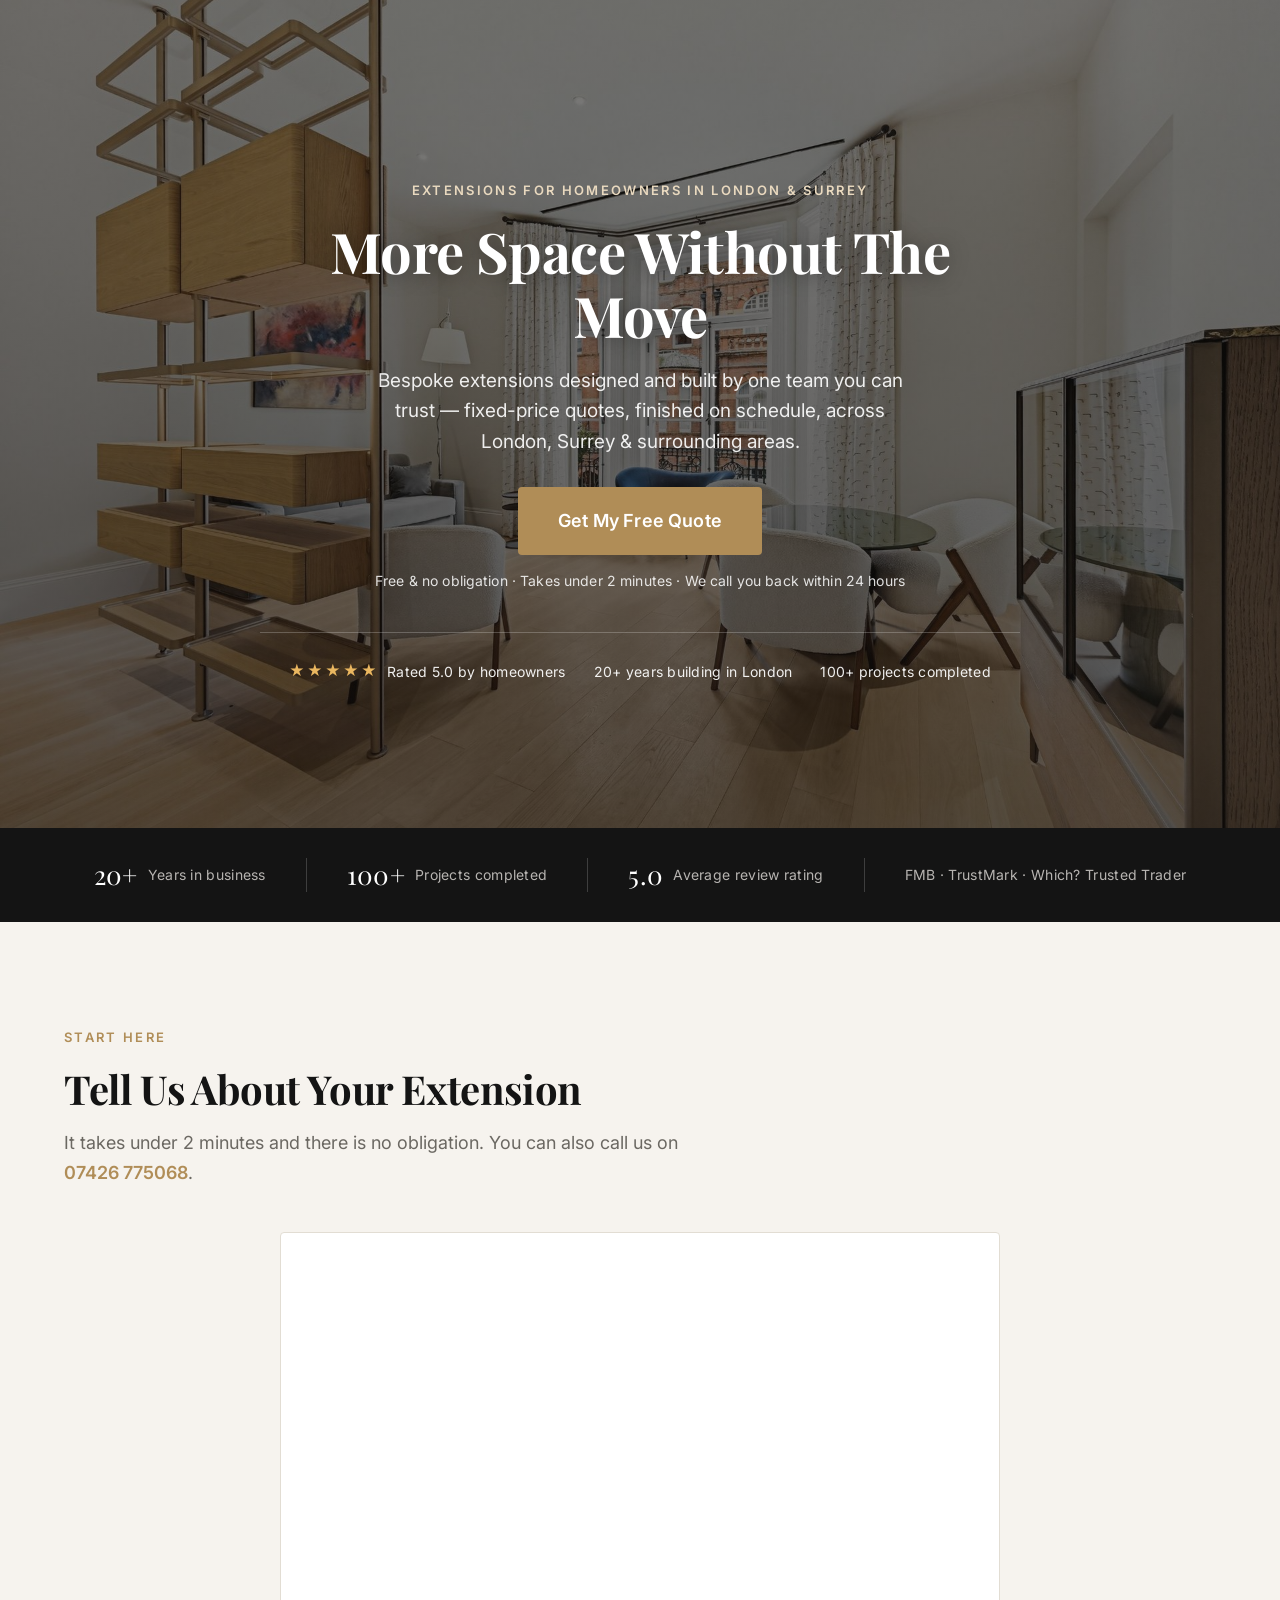
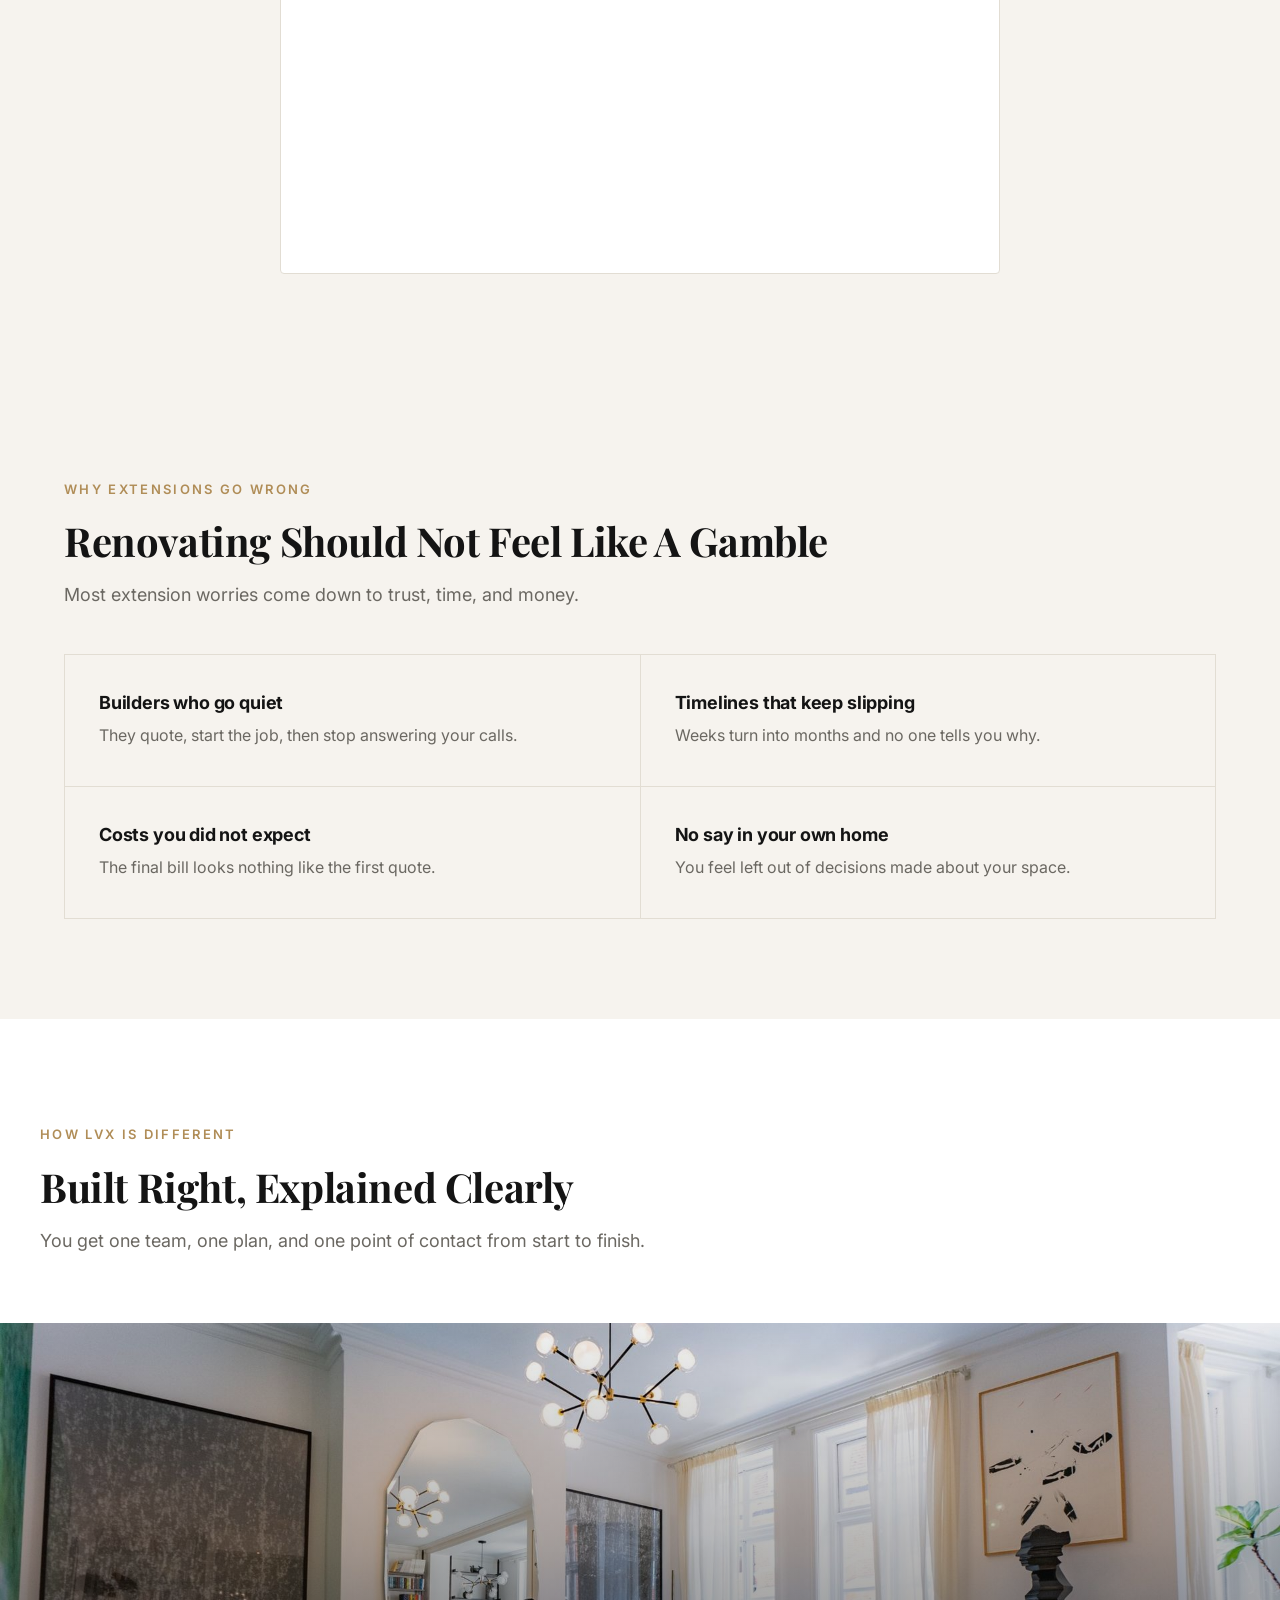
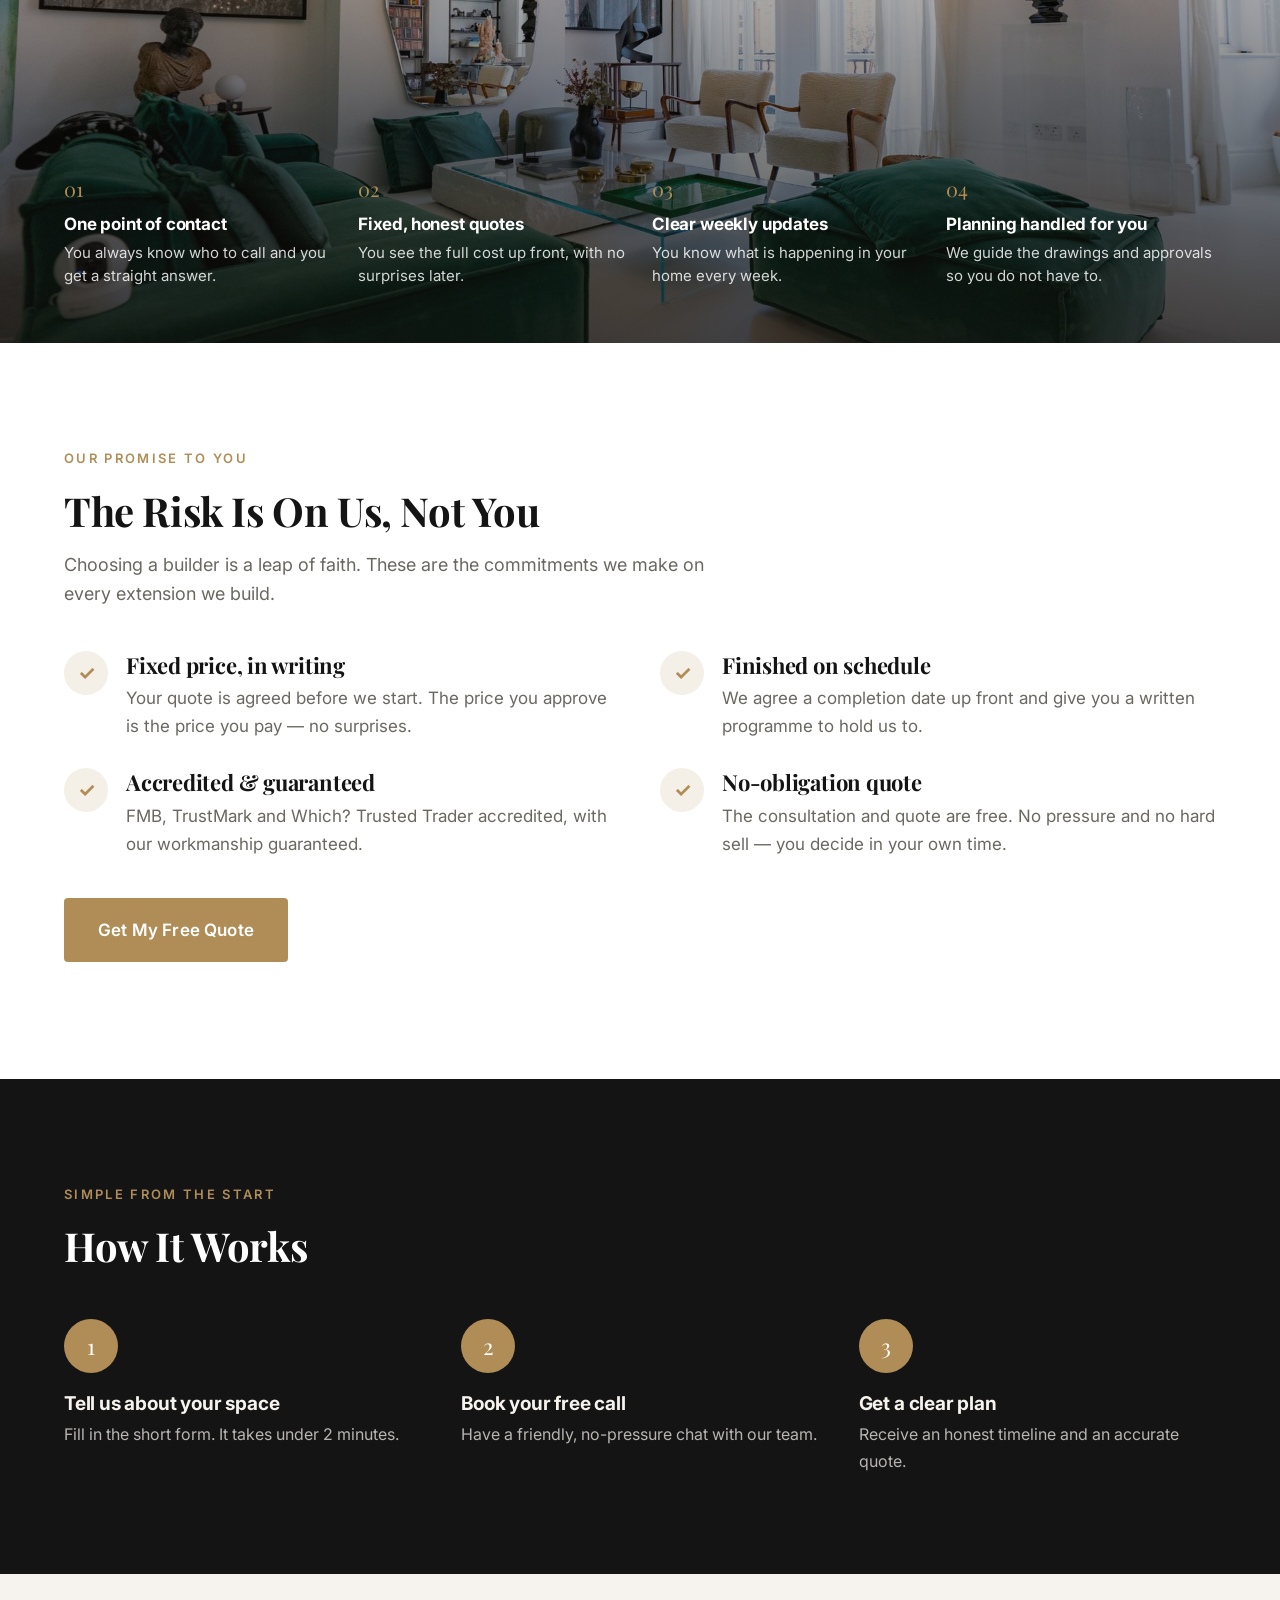
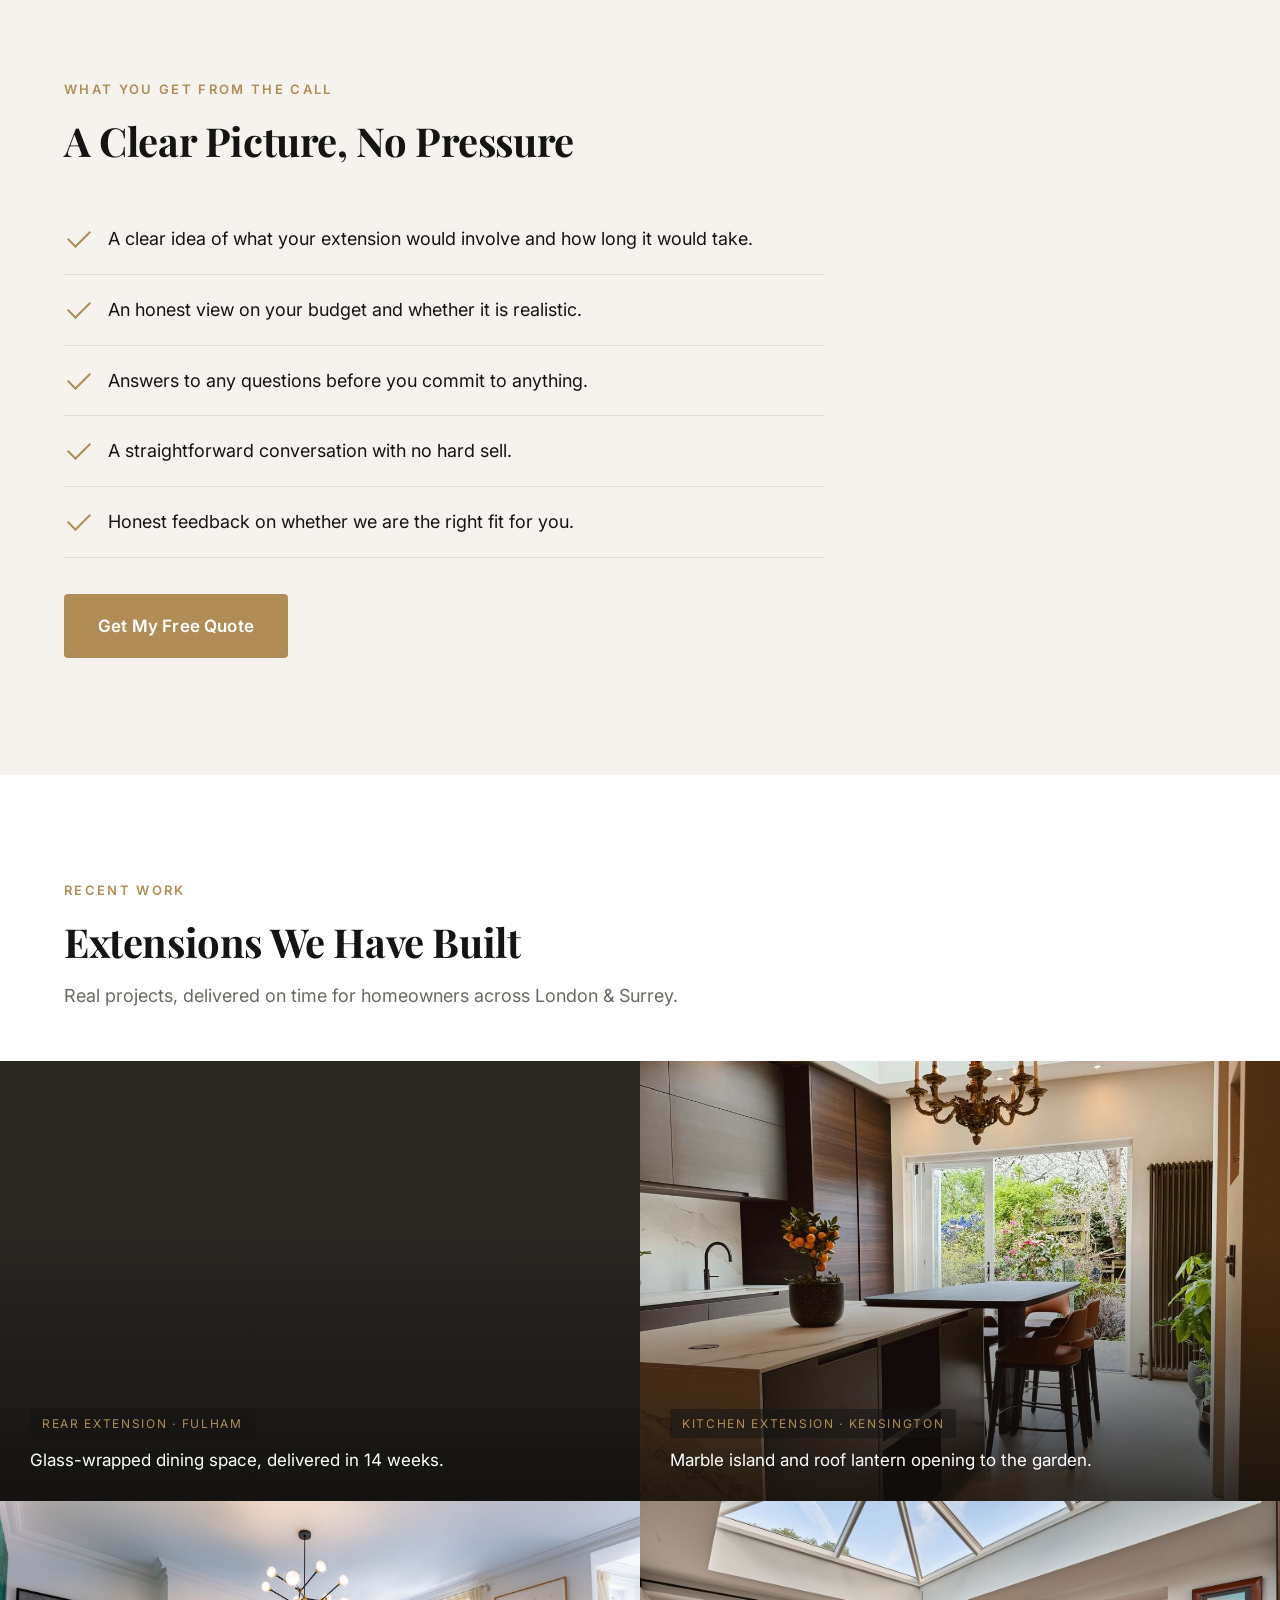
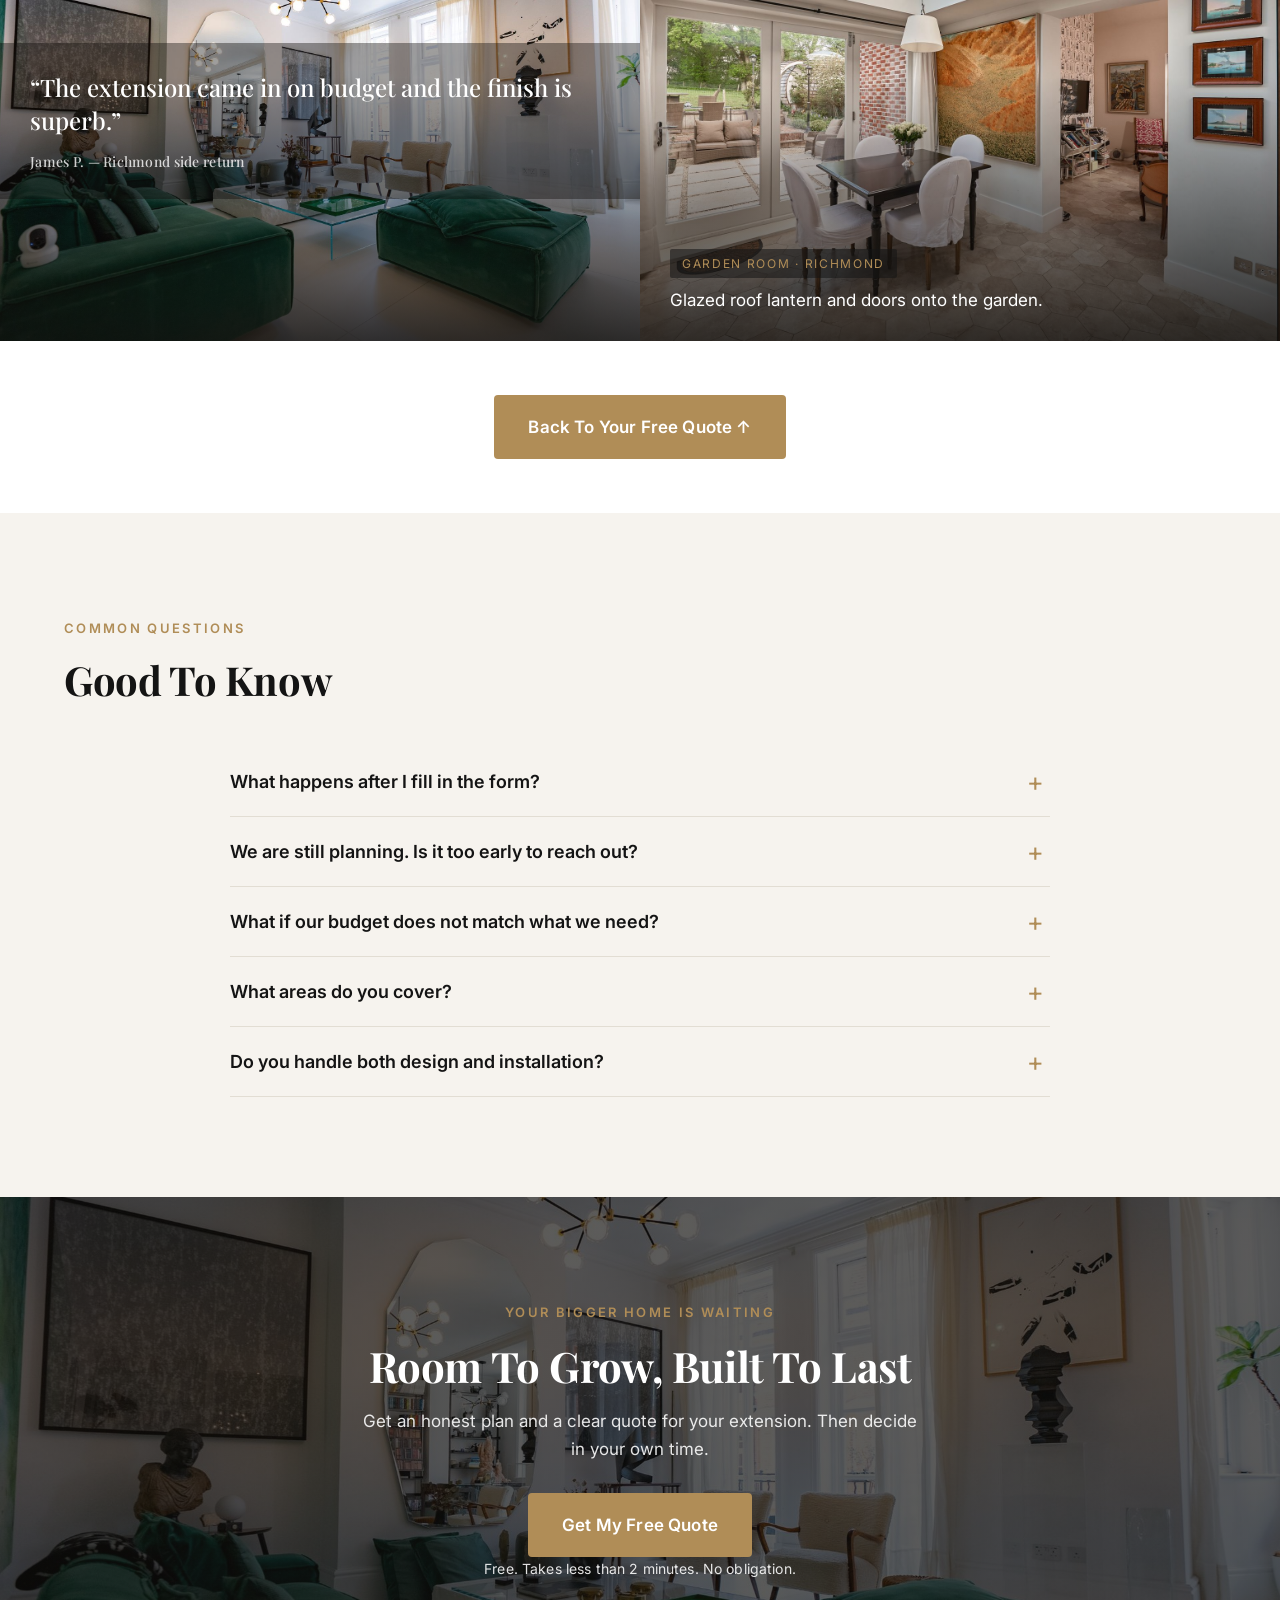
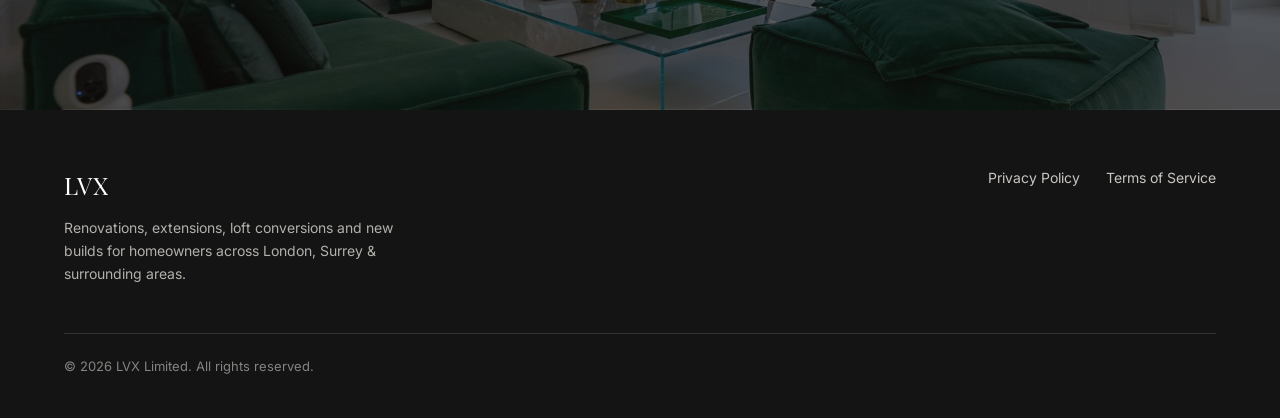
<file: extensions.html>
<!DOCTYPE html>
<html lang="en">
<head>
  <!-- Google Tag Manager -->
  <script>(function(w,d,s,l,i){w[l]=w[l]||[];w[l].push({'gtm.start':
  new Date().getTime(),event:'gtm.js'});var f=d.getElementsByTagName(s)[0],
  j=d.createElement(s),dl=l!='dataLayer'?'&l='+l:'';j.async=true;j.src=
  'https://www.googletagmanager.com/gtm.js?id='+i+dl;f.parentNode.insertBefore(j,f);
  })(window,document,'script','dataLayer','GTM-NC75WPDD');</script>
  <!-- End Google Tag Manager -->
  <meta charset="UTF-8" />
  <meta name="viewport" content="width=device-width, initial-scale=1" />
  <title>Home Extensions in London &amp; Surrey | LVX Limited</title>
  <meta name="description" content="Add space and light to your home with an extension done right. LVX design and build extensions for homeowners across London, Surrey &amp; surrounding areas. Book a free project quote." />

  <!-- TRACKING HEAD CODES GO HERE: Meta Pixel, GA4, GTM Head, TikTok, etc. -->
  <!-- [GTM HEAD] Google Tag Manager head snippet goes here -->

  <link rel="preconnect" href="https://fonts.googleapis.com" />
  <link rel="preconnect" href="https://fonts.gstatic.com" crossorigin />
  <link href="https://fonts.googleapis.com/css2?family=Inter:wght@400;600;700&family=Playfair+Display:wght@500;600;700&display=swap" rel="stylesheet" />
  <!-- Speed: warm up the form host + prioritise the hero image (LCP) -->
  <link rel="preconnect" href="https://api.leadconnectorhq.com" />
  <link rel="preconnect" href="https://link.msgsndr.com" />
  <link rel="preload" as="image" href="images/extension-hero.jpg" fetchpriority="high" />
  <link rel="stylesheet" href="styles.css" />
</head>
<body>
  <!-- Google Tag Manager (noscript) -->
  <noscript><iframe src="https://www.googletagmanager.com/ns.html?id=GTM-NC75WPDD"
  height="0" width="0" style="display:none;visibility:hidden"></iframe></noscript>
  <!-- End Google Tag Manager (noscript) -->
  <!-- TRACKING BODY CODES GO HERE: GTM Body noscript, etc. -->
  <!-- [GTM BODY] Google Tag Manager (noscript) snippet goes here -->

  <!-- ============ 1. HERO ============ -->
  <header class="hero" style="--hero-img: url('images/extension-hero.jpg');">
    <div class="hero__inner">
      <span class="eyebrow">Extensions for homeowners in London &amp; Surrey</span>
      <h1>More Space Without The Move</h1>
      <p class="hero__sub">Bespoke extensions designed and built by one team you can trust &mdash; fixed-price quotes, finished on schedule, across London, Surrey &amp; surrounding areas.</p>
      <a href="#form" class="btn" data-scroll="form">Get My Free Quote</a>
      <p class="btn-note">Free &amp; no obligation &middot; Takes under 2 minutes &middot; We call you back within 24 hours</p>
      <div class="trust-strip">
        <span class="trust-item"><span class="stars">&#9733;&#9733;&#9733;&#9733;&#9733;</span> Rated 5.0 by homeowners</span>
        <span class="trust-item">20+ years building in London</span>
        <span class="trust-item">100+ projects completed</span>
      </div>
    </div>
  </header>

  <!-- ============ 2. SOCIAL PROOF STRIP ============ -->
  <section class="proof-bar" aria-label="Company proof">
    <div class="container">
      <span class="pb-item"><span class="pb-num">20+</span><span class="pb-label">Years in business</span></span>
      <span class="divider" aria-hidden="true"></span>
      <span class="pb-item"><span class="pb-num">100+</span><span class="pb-label">Projects completed</span></span>
      <span class="divider" aria-hidden="true"></span>
      <span class="pb-item"><span class="pb-num">5.0</span><span class="pb-label">Average review rating</span></span>
      <span class="divider" aria-hidden="true"></span>
      <span class="pb-item"><span class="pb-label">FMB &middot; TrustMark &middot; Which? Trusted Trader</span></span>
    </div>
  </section>

  <!-- ============ FORM (primary, above the fold) ============ -->
  <section id="form" class="form-section">
    <div class="container">
      <span class="eyebrow">Start here</span>
      <h2>Tell Us About Your Extension</h2>
      <p class="section-lead">It takes under 2 minutes and there is no obligation. You can also call us on <a href="tel:+447426775068" class="phone-link">07426 775068</a>.</p>
      <div class="form-wrap">
        <!-- LeadConnector / GoHighLevel embedded qualification form -->
        <iframe
          src="https://api.leadconnectorhq.com/widget/form/9PsV5ULBvPmhe3jYhyFx"
          style="width:100%;height:100%;border:none;border-radius:8px"
          id="inline-9PsV5ULBvPmhe3jYhyFx"
          data-layout="{'id':'INLINE'}"
          data-trigger-type="alwaysShow"
          data-trigger-value=""
          data-activation-type="alwaysActivated"
          data-activation-value=""
          data-deactivation-type="neverDeactivate"
          data-deactivation-value=""
          data-form-name="LVX Landing Page Form"
          data-height="undefined"
          data-layout-iframe-id="inline-9PsV5ULBvPmhe3jYhyFx"
          data-form-id="9PsV5ULBvPmhe3jYhyFx"
          title="LVX Landing Page Form">
        </iframe>
        <!-- UTM NOTE: Set the form's redirect (in GoHighLevel) to thank-you.html.
             To pass UTM/click IDs into the submission, either (a) map them from the
             iframe URL inside GHL, or (b) switch to a native form and add hidden
             inputs named utm_source, utm_medium, utm_campaign, utm_content,
             utm_term, gclid, fbclid, ttclid, msclkid — script.js auto-fills them. -->
        <noscript><p class="form-fallback">Please enable JavaScript to load the form, or call us on 07426 775068.</p></noscript>
      </div>
    </div>
  </section>
  <script src="https://link.msgsndr.com/js/form_embed.js" defer></script>

  <!-- ============ 3. PROBLEM ============ -->
  <section class="section-cream">
    <div class="container">
      <span class="eyebrow">Why extensions go wrong</span>
      <h2>Renovating Should Not Feel Like A Gamble</h2>
      <p class="section-lead">Most extension worries come down to trust, time, and money.</p>
      <div class="pain-grid">
        <div class="pain-block">
          <h3>Builders who go quiet</h3>
          <p>They quote, start the job, then stop answering your calls.</p>
        </div>
        <div class="pain-block">
          <h3>Timelines that keep slipping</h3>
          <p>Weeks turn into months and no one tells you why.</p>
        </div>
        <div class="pain-block">
          <h3>Costs you did not expect</h3>
          <p>The final bill looks nothing like the first quote.</p>
        </div>
        <div class="pain-block">
          <h3>No say in your own home</h3>
          <p>You feel left out of decisions made about your space.</p>
        </div>
      </div>
    </div>
  </section>

  <!-- ============ 4. MECHANISM (image-led) ============ -->
  <section class="mechanism">
    <div class="container mech-intro">
      <span class="eyebrow">How LVX is different</span>
      <h2>Built Right, Explained Clearly</h2>
      <p class="section-lead">You get one team, one plan, and one point of contact from start to finish.</p>
    </div>
    <div class="mech-feature" style="background-image: linear-gradient(rgba(0,0,0,0.05), rgba(15,14,12,0.75)), url('images/extension-living-room.jpg');">
      <div class="mech-cards">
        <div class="mech-card"><span class="num">01</span><h3>One point of contact</h3><p>You always know who to call and you get a straight answer.</p></div>
        <div class="mech-card"><span class="num">02</span><h3>Fixed, honest quotes</h3><p>You see the full cost up front, with no surprises later.</p></div>
        <div class="mech-card"><span class="num">03</span><h3>Clear weekly updates</h3><p>You know what is happening in your home every week.</p></div>
        <div class="mech-card"><span class="num">04</span><h3>Planning handled for you</h3><p>We guide the drawings and approvals so you do not have to.</p></div>
      </div>
    </div>
  </section>

  <!-- ============ GUARANTEE / RISK REVERSAL ============ -->
  <section class="guarantee">
    <div class="container">
      <span class="eyebrow">Our promise to you</span>
      <h2>The Risk Is On Us, Not You</h2>
      <p class="section-lead">Choosing a builder is a leap of faith. These are the commitments we make on every extension we build.</p>
      <div class="guarantee-grid">
        <div class="guarantee-item">
          <span class="guarantee-check" aria-hidden="true">&#10003;</span>
          <div>
            <h3>Fixed price, in writing</h3>
            <p>Your quote is agreed before we start. The price you approve is the price you pay &mdash; no surprises.</p>
          </div>
        </div>
        <div class="guarantee-item">
          <span class="guarantee-check" aria-hidden="true">&#10003;</span>
          <div>
            <h3>Finished on schedule</h3>
            <p>We agree a completion date up front and give you a written programme to hold us to.</p>
          </div>
        </div>
        <div class="guarantee-item">
          <span class="guarantee-check" aria-hidden="true">&#10003;</span>
          <div>
            <h3>Accredited &amp; guaranteed</h3>
            <p>FMB, TrustMark and Which? Trusted Trader accredited, with our workmanship guaranteed.</p>
          </div>
        </div>
        <div class="guarantee-item">
          <span class="guarantee-check" aria-hidden="true">&#10003;</span>
          <div>
            <h3>No-obligation quote</h3>
            <p>The consultation and quote are free. No pressure and no hard sell &mdash; you decide in your own time.</p>
          </div>
        </div>
      </div>
      <p style="margin-top:40px;"><a href="#form" class="btn" data-scroll="form">Get My Free Quote</a></p>
    </div>
  </section>

  <!-- ============ 5. HOW IT WORKS ============ -->
  <section class="section-dark">
    <div class="container">
      <span class="eyebrow">Simple from the start</span>
      <h2>How It Works</h2>
      <div class="steps">
        <div class="step"><div class="step-num">1</div><h3>Tell us about your space</h3><p>Fill in the short form. It takes under 2 minutes.</p></div>
        <div class="step"><div class="step-num">2</div><h3>Book your free call</h3><p>Have a friendly, no-pressure chat with our team.</p></div>
        <div class="step"><div class="step-num">3</div><h3>Get a clear plan</h3><p>Receive an honest timeline and an accurate quote.</p></div>
      </div>
    </div>
  </section>

  <!-- ============ 6. WHAT YOU GET FROM THE CALL ============ -->
  <section class="section-cream">
    <div class="container">
      <span class="eyebrow">What you get from the call</span>
      <h2>A Clear Picture, No Pressure</h2>
      <ul class="get-list">
        <li>A clear idea of what your extension would involve and how long it would take.</li>
        <li>An honest view on your budget and whether it is realistic.</li>
        <li>Answers to any questions before you commit to anything.</li>
        <li>A straightforward conversation with no hard sell.</li>
        <li>Honest feedback on whether we are the right fit for you.</li>
      </ul>
      <p style="margin-top:36px;"><a href="#form" class="btn" data-scroll="form">Get My Free Quote</a></p>
    </div>
  </section>

  <!-- ============ 7. PROOF GALLERY ============ -->
  <section style="padding-bottom:0;">
    <div class="container">
      <span class="eyebrow">Recent work</span>
      <h2>Extensions We Have Built</h2>
      <p class="section-lead">Real projects, delivered on time for homeowners across London &amp; Surrey.</p>
    </div>
    <div class="proof-gallery">
      <div class="gal-item" style="--gal-img: url('https://images.unsplash.com/photo-1600607687939-ce8a6c25118c?auto=format&fit=crop&w=1200&q=80');">
        <div class="gal-cap"><span class="tag">Rear extension &middot; Fulham</span><p>Glass-wrapped dining space, delivered in 14 weeks.</p></div>
      </div>
      <div class="gal-item" style="--gal-img: url('images/extension-kensington.jpg');">
        <div class="gal-cap"><span class="tag">Kitchen extension &middot; Kensington</span><p>Marble island and roof lantern opening to the garden.</p></div>
      </div>
      <div class="gal-item testimonial" style="--gal-img: url('images/extension-living-room.jpg');">
        <div class="gal-cap"><blockquote>&ldquo;The extension came in on budget and the finish is superb.&rdquo;<cite>James P. &mdash; Richmond side return</cite></blockquote></div>
      </div>
      <div class="gal-item" style="--gal-img: url('images/extension-side-return.jpg');">
        <div class="gal-cap"><span class="tag">Garden room &middot; Richmond</span><p>Glazed roof lantern and doors onto the garden.</p></div>
      </div>
    </div>
  </section>

  <!-- ============ 8. BACK TO FORM ============ -->
  <section class="back-to-form">
    <div class="container">
      <a href="#form" class="btn" data-scroll="form">Back To Your Free Quote &#8593;</a>
    </div>
  </section>

  <!-- ============ 9. FAQ ============ -->
  <section class="section-cream">
    <div class="container">
      <span class="eyebrow">Common questions</span>
      <h2>Good To Know</h2>
      <div class="faq">
        <div class="faq-item"><button class="faq-q" type="button">What happens after I fill in the form?</button><div class="faq-a"><p>One of our team calls you for a short, friendly chat about your extension. There is no pressure and no obligation.</p></div></div>
        <div class="faq-item"><button class="faq-q" type="button">We are still planning. Is it too early to reach out?</button><div class="faq-a"><p>No. Early is the best time to talk. We can help you shape the plan and set a realistic budget before you commit.</p></div></div>
        <div class="faq-item"><button class="faq-q" type="button">What if our budget does not match what we need?</button><div class="faq-a"><p>We will tell you honestly. You will get a clear view of what is possible for your money, with no wasted time.</p></div></div>
        <div class="faq-item"><button class="faq-q" type="button">What areas do you cover?</button><div class="faq-a"><p>We cover London, Surrey and the surrounding areas, including Berkshire and Sussex &mdash; from Kensington, Chelsea, Fulham and Richmond to Kingston, Esher, Weybridge, Cobham, Guildford, Windsor and Ascot. Not sure if you are in our area? Just ask and we will let you know.</p></div></div>
        <div class="faq-item"><button class="faq-q" type="button">Do you handle both design and installation?</button><div class="faq-a"><p>Yes. We manage the full process including design, supply, installation and finishing. This ensures everything fits correctly, matches your requirements and is completed to a high standard without you needing to coordinate multiple trades.</p></div></div>
      </div>
    </div>
  </section>

  <!-- ============ 11. FINAL CTA ============ -->
  <section class="final-cta" style="--cta-img: url('images/extension-living-room.jpg');">
    <div class="container">
      <span class="eyebrow">Your bigger home is waiting</span>
      <h2>Room To Grow, Built To Last</h2>
      <p>Get an honest plan and a clear quote for your extension. Then decide in your own time.</p>
      <a href="#form" class="btn" data-scroll="form">Get My Free Quote</a>
      <p class="btn-note">Free. Takes less than 2 minutes. No obligation.</p>
    </div>
  </section>

  <!-- ============ 12. FOOTER ============ -->
  <footer>
    <div class="container">
      <div class="foot-top">
        <div>
          <div class="brand">LVX</div>
          <p class="foot-desc">Renovations, extensions, loft conversions and new builds for homeowners across London, Surrey &amp; surrounding areas.</p>
        </div>
        <nav class="foot-links" aria-label="Legal">
          <a href="privacy.html">Privacy Policy</a>
          <a href="terms.html">Terms of Service</a>
        </nav>
      </div>
      <div class="copyright">&copy; 2026 LVX Limited. All rights reserved.</div>
    </div>
  </footer>

  <!-- Sticky mobile CTA -->
  <div class="sticky-cta" id="stickyCta">
    <a href="tel:+447426775068" class="call-btn" aria-label="Call LVX">Call</a>
    <a href="#form" class="btn" data-scroll="form">Get My Free Quote</a>
  </div>

  <script src="script.js" defer></script>
</body>
</html>
</file>
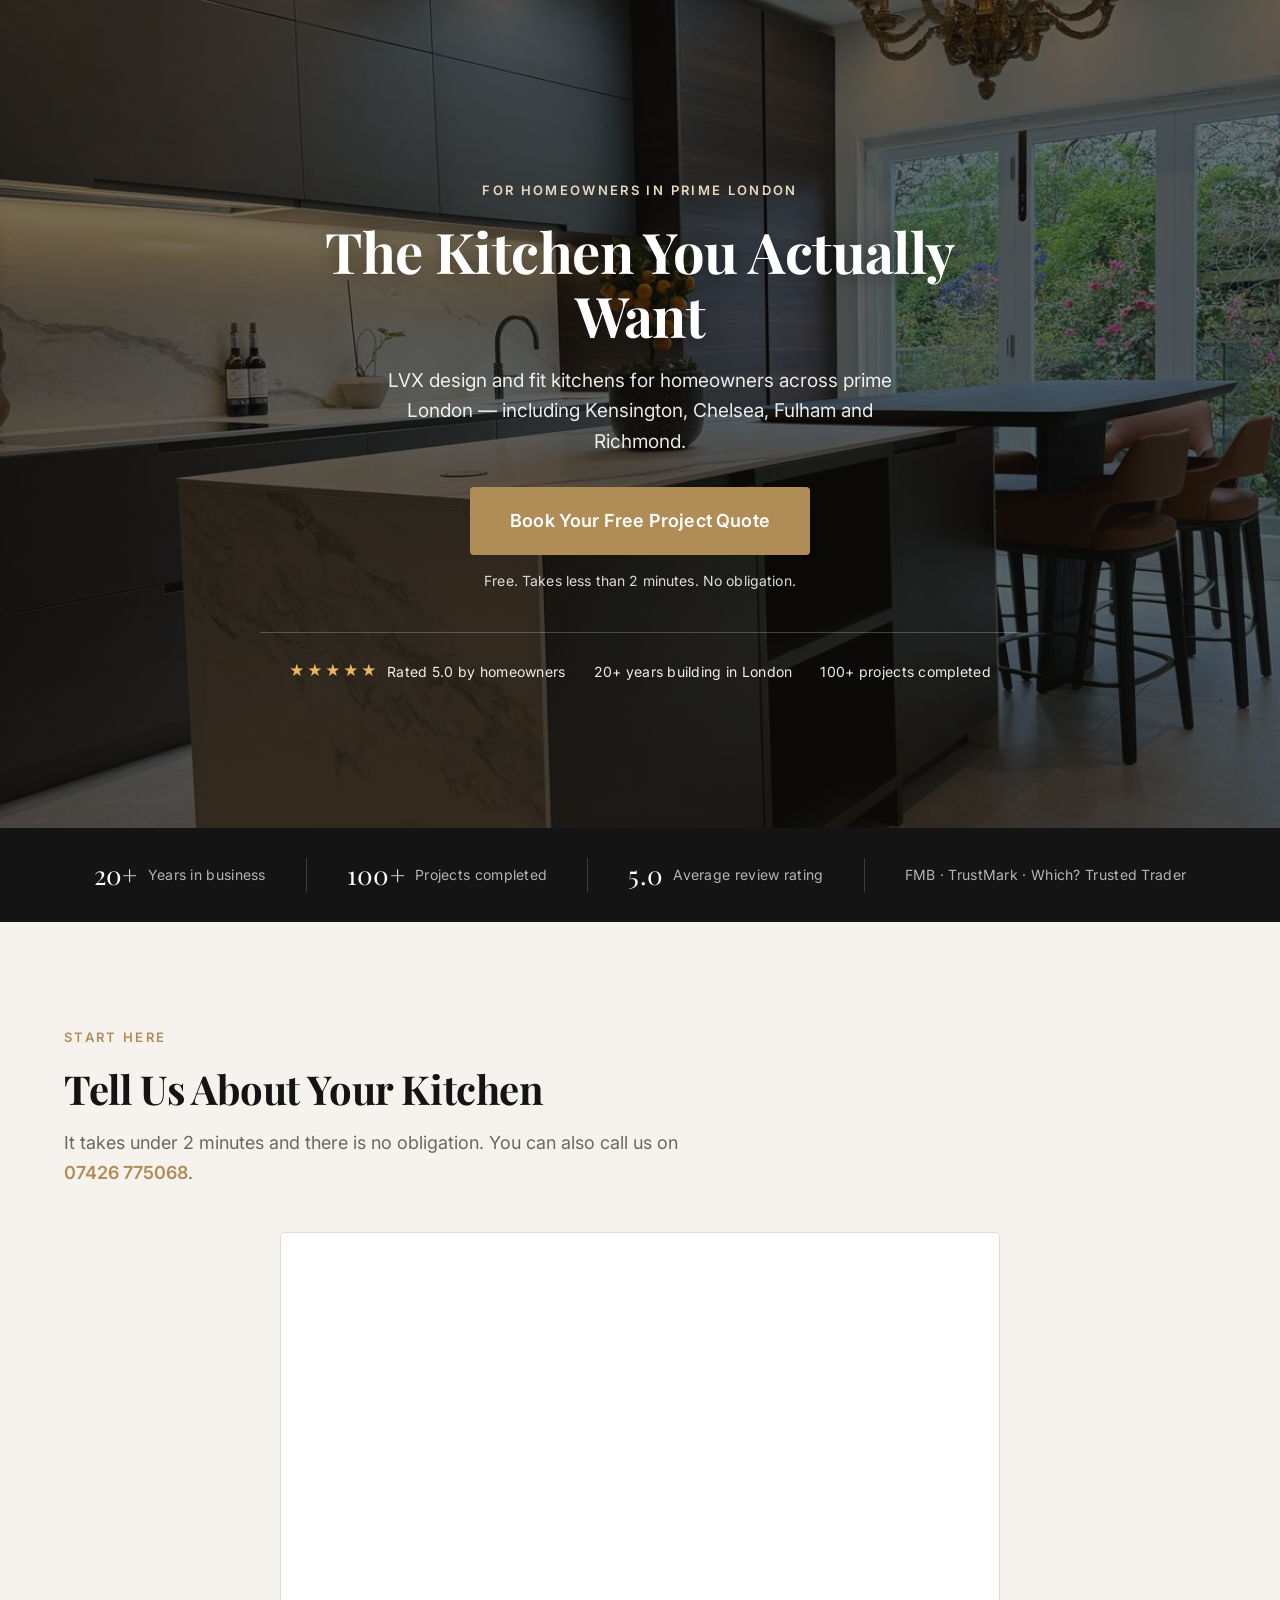
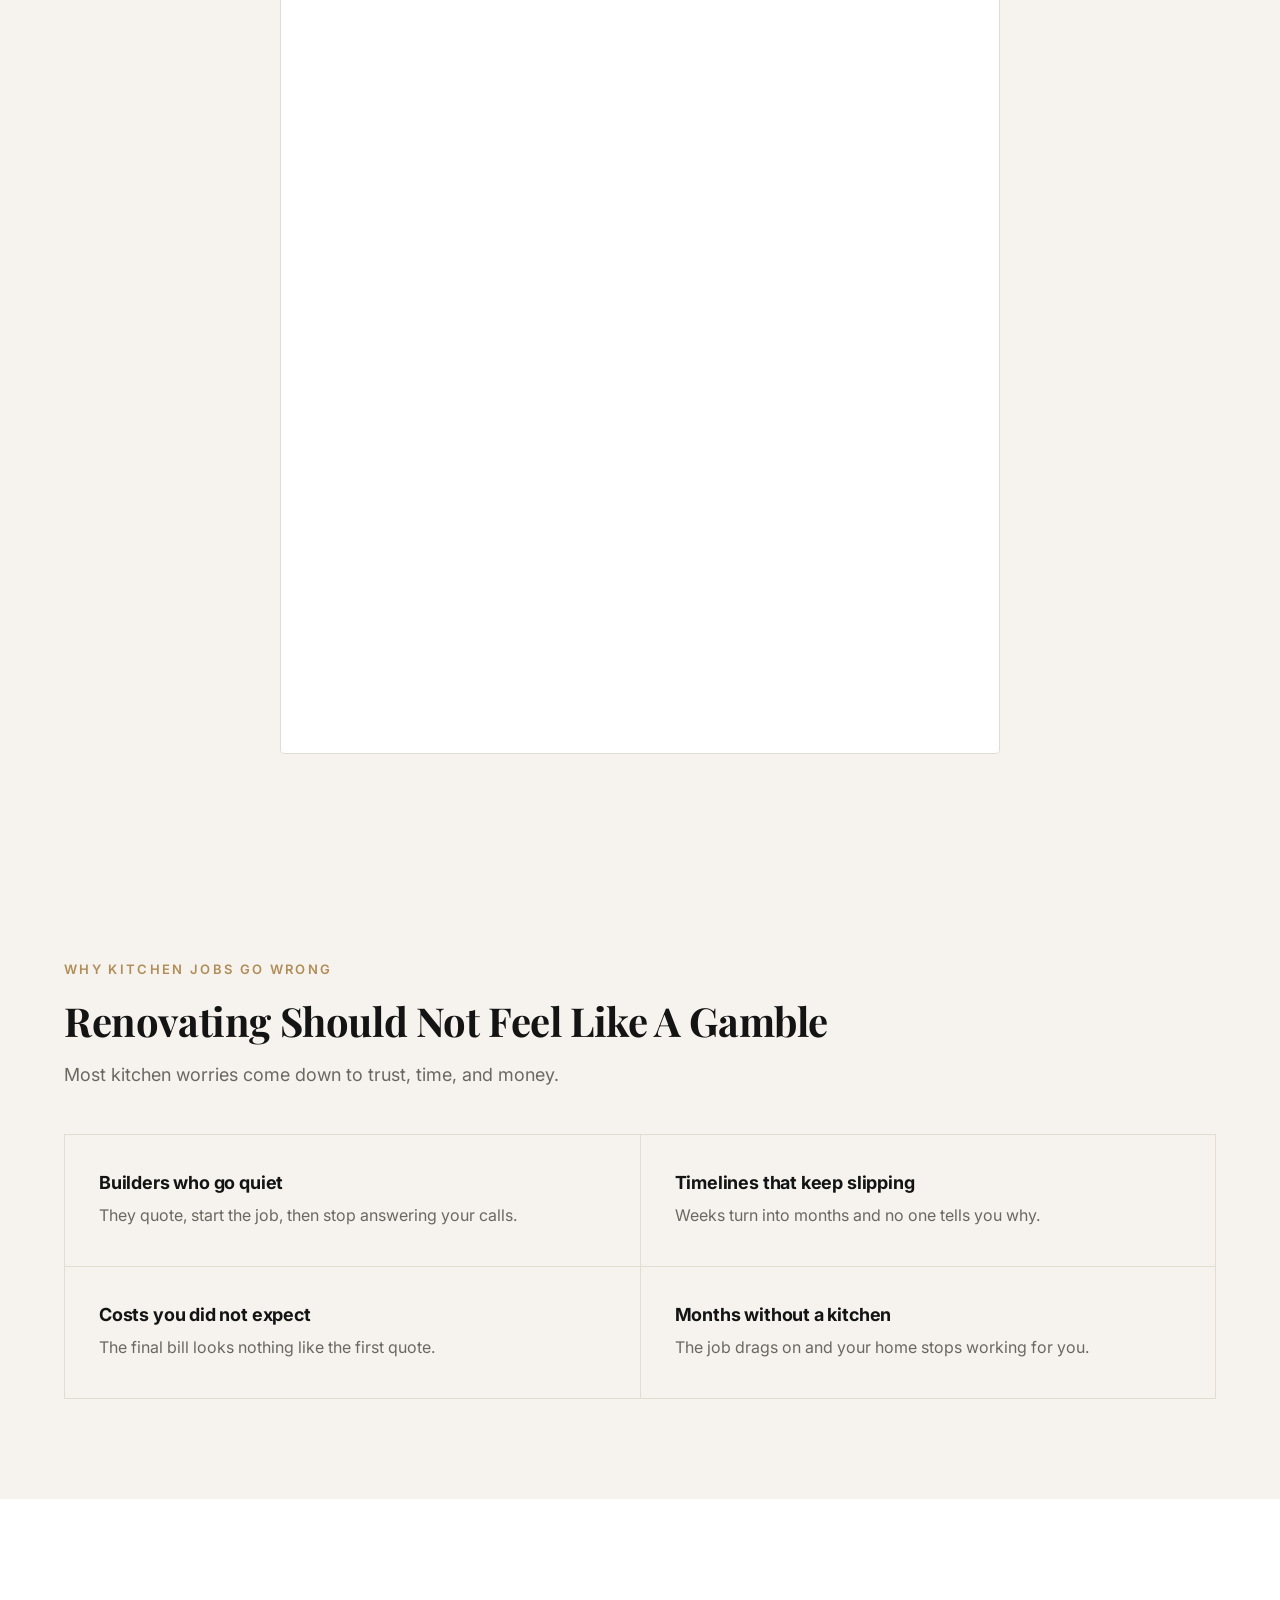
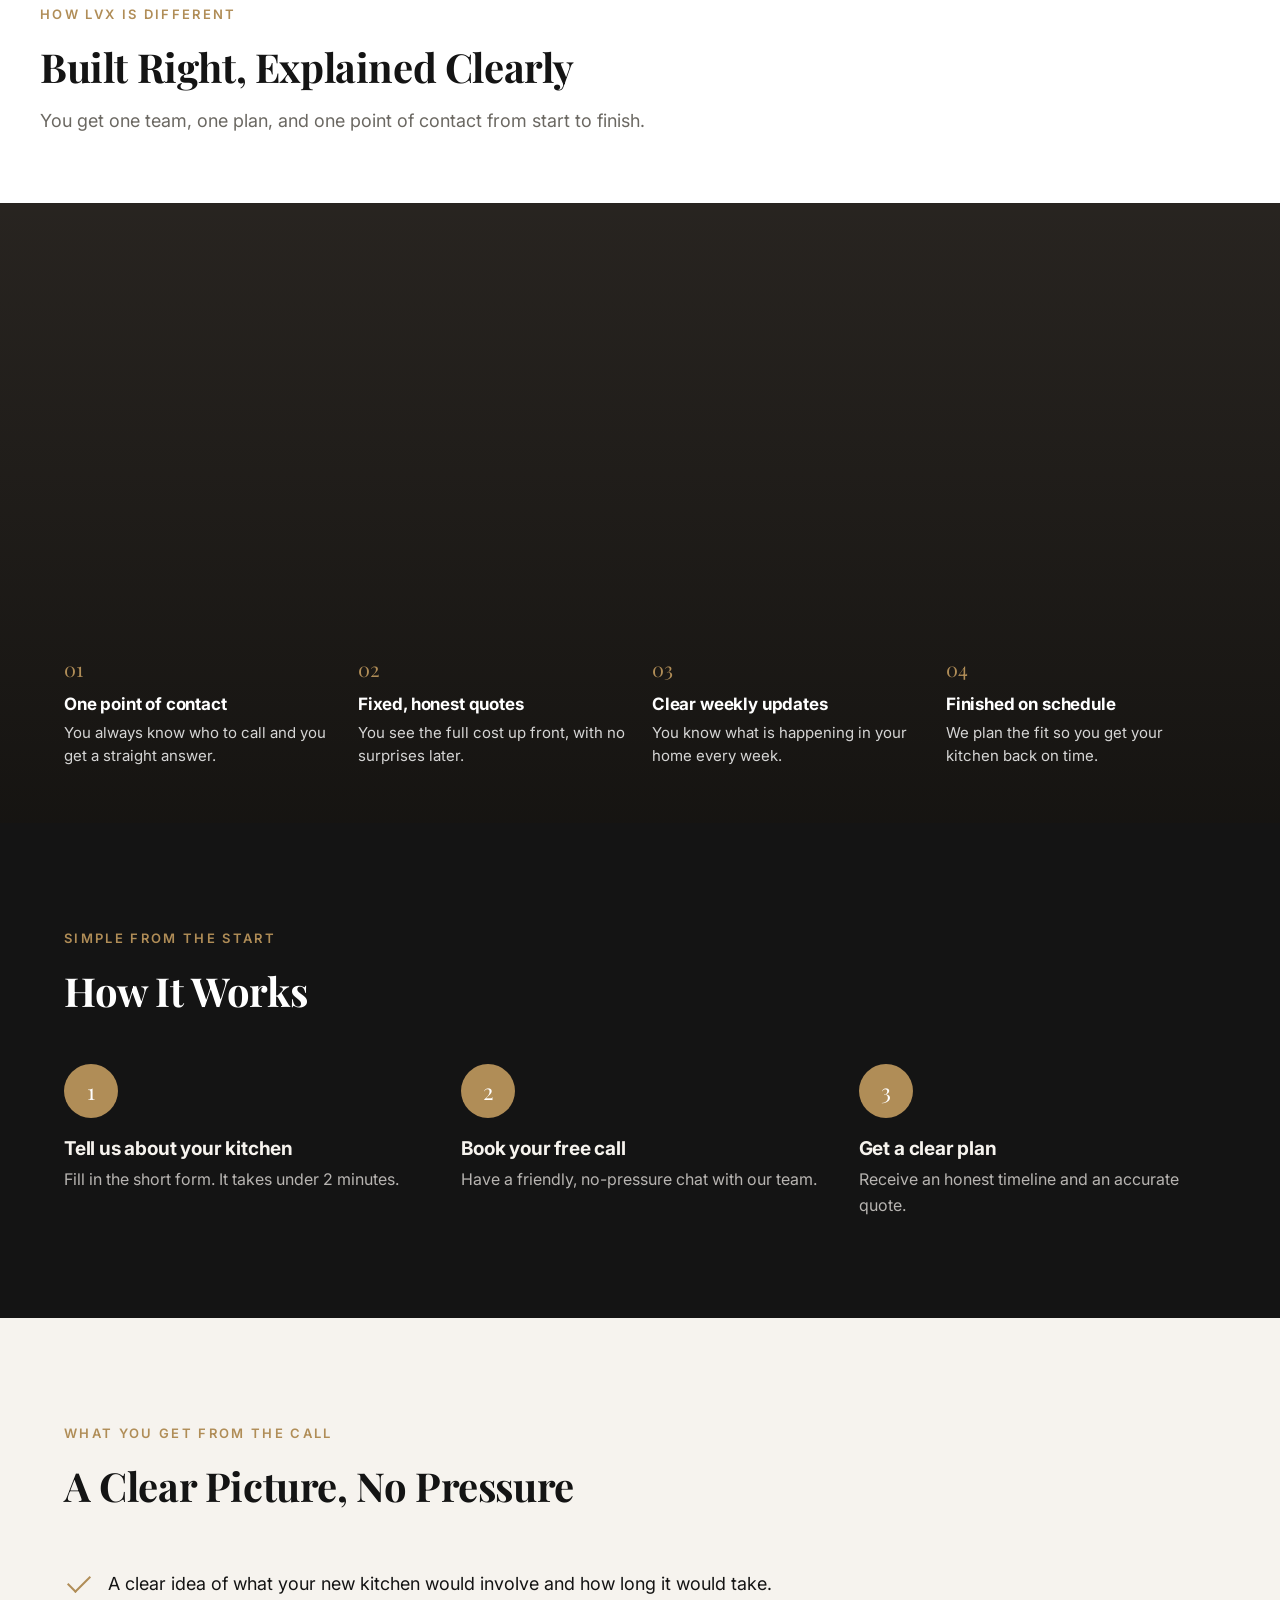
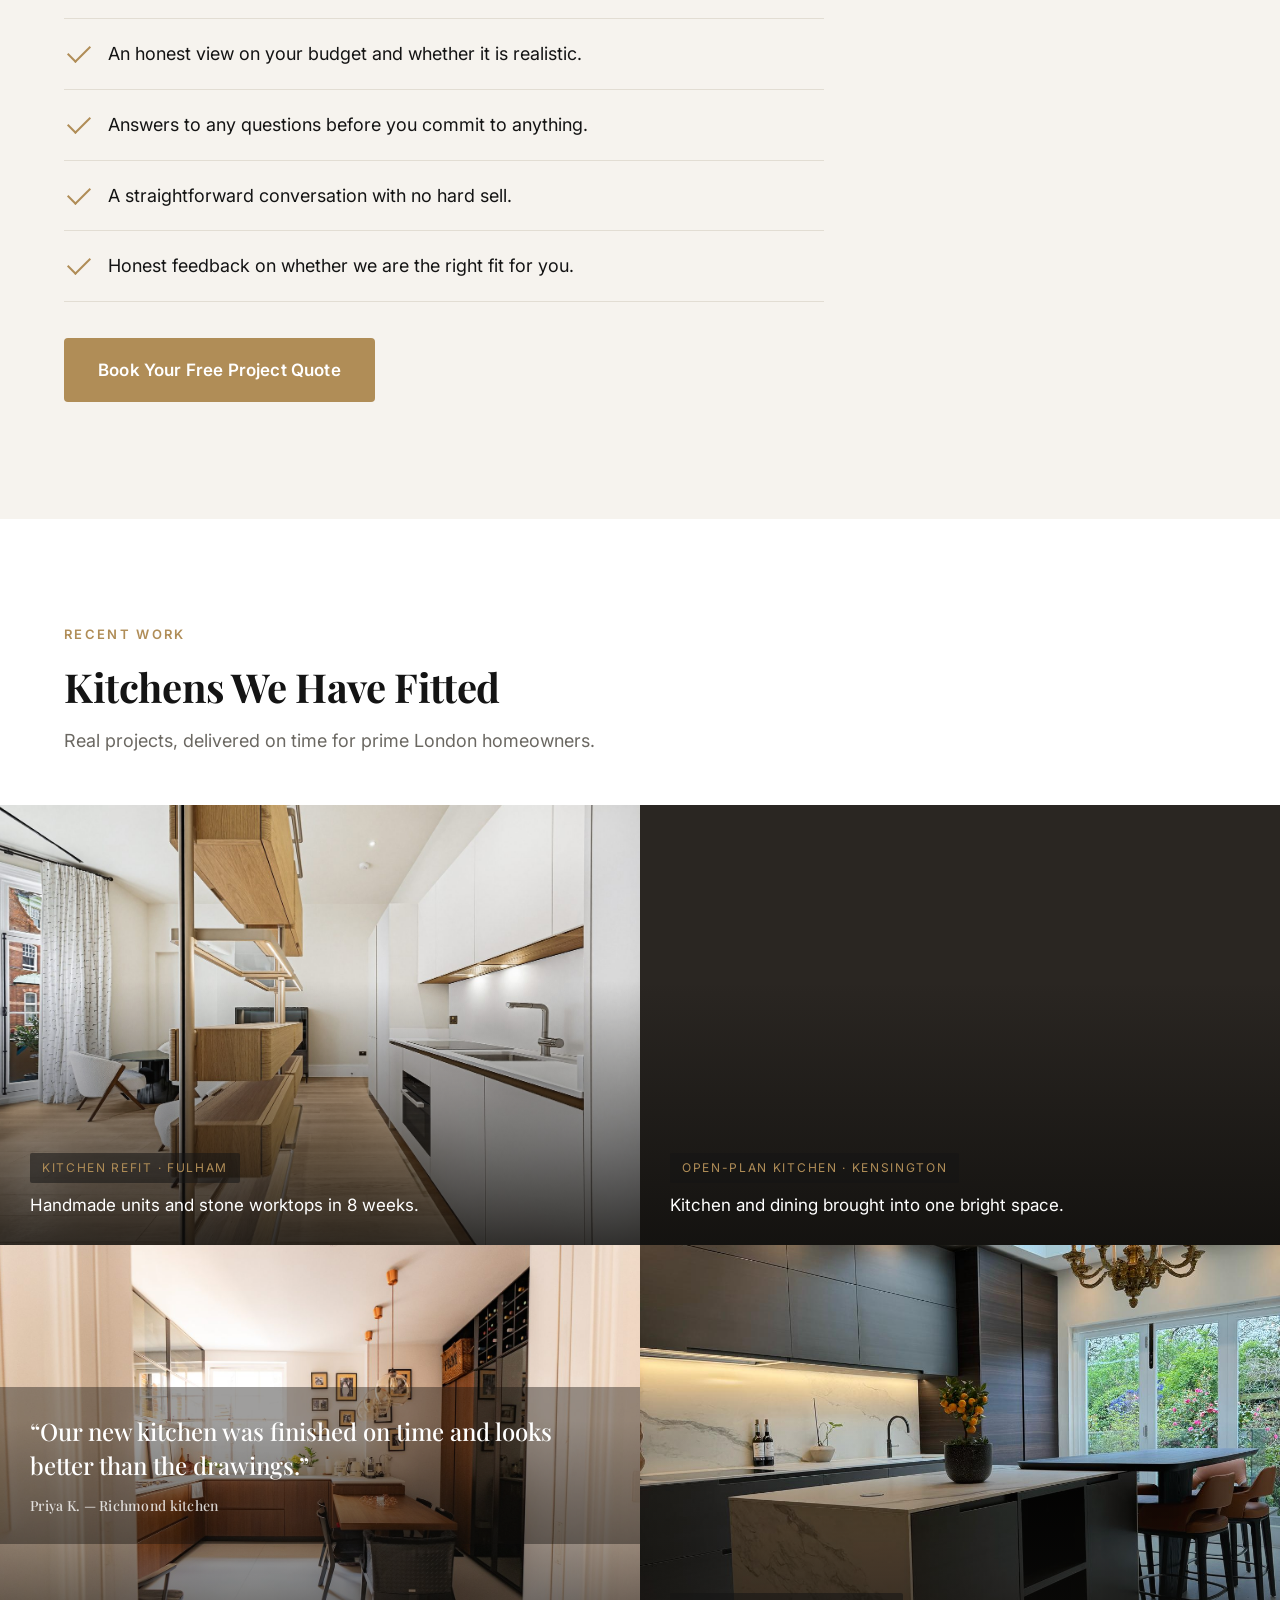
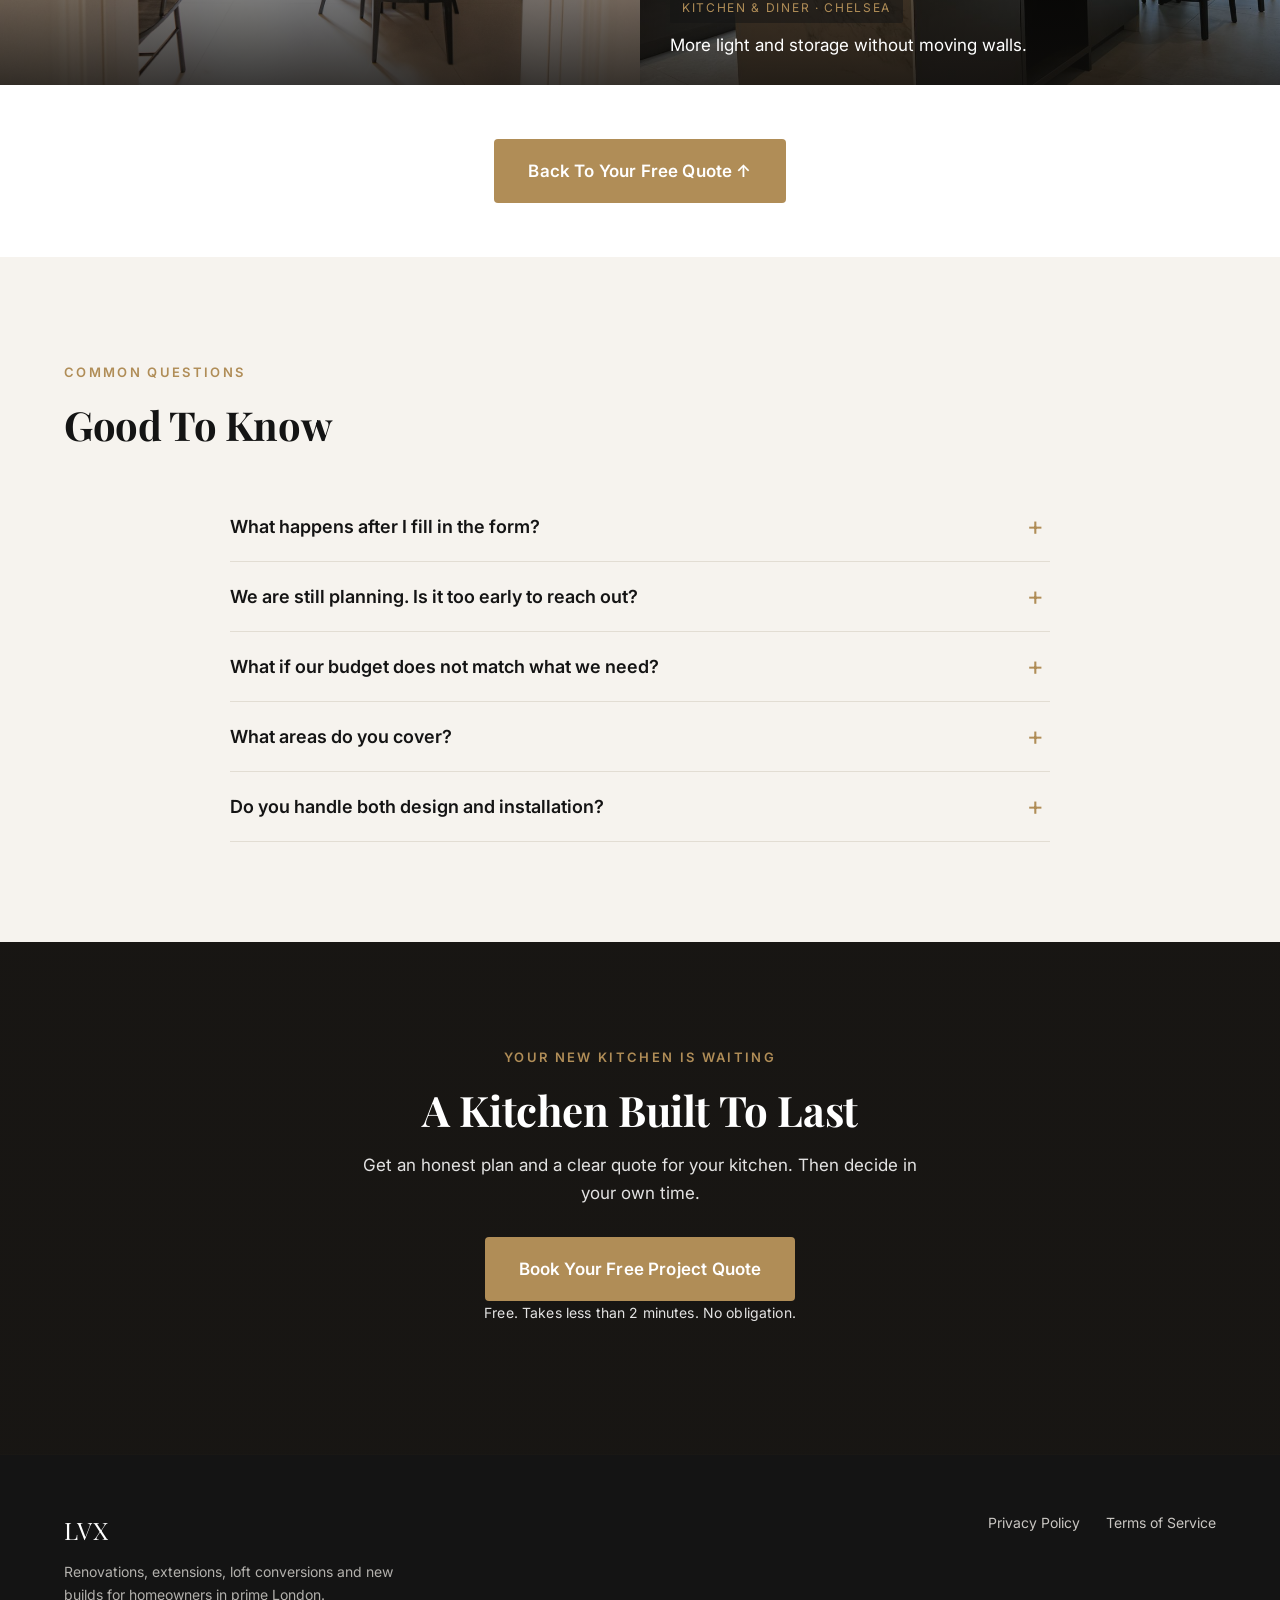
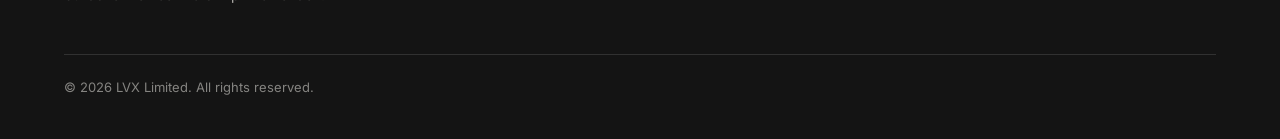
<file: kitchens.html>
<!DOCTYPE html>
<html lang="en">
<head>
  <!-- Google Tag Manager -->
  <script>(function(w,d,s,l,i){w[l]=w[l]||[];w[l].push({'gtm.start':
  new Date().getTime(),event:'gtm.js'});var f=d.getElementsByTagName(s)[0],
  j=d.createElement(s),dl=l!='dataLayer'?'&l='+l:'';j.async=true;j.src=
  'https://www.googletagmanager.com/gtm.js?id='+i+dl;f.parentNode.insertBefore(j,f);
  })(window,document,'script','dataLayer','GTM-NC75WPDD');</script>
  <!-- End Google Tag Manager -->
  <meta charset="UTF-8" />
  <meta name="viewport" content="width=device-width, initial-scale=1" />
  <title>Kitchen Refurbishment in Prime London | LVX Limited</title>
  <meta name="description" content="A new kitchen fitted right, on time and on budget. LVX refurbish kitchens for homeowners in Kensington, Fulham, Richmond and prime London. Book a free project quote." />

  <!-- TRACKING HEAD CODES GO HERE: Meta Pixel, GA4, GTM Head, TikTok, etc. -->
  <!-- [GTM HEAD] Google Tag Manager head snippet goes here -->

  <link rel="preconnect" href="https://fonts.googleapis.com" />
  <link rel="preconnect" href="https://fonts.gstatic.com" crossorigin />
  <link href="https://fonts.googleapis.com/css2?family=Inter:wght@400;600;700&family=Playfair+Display:wght@500;600;700&display=swap" rel="stylesheet" />
  <link rel="stylesheet" href="styles.css" />
</head>
<body>
  <!-- Google Tag Manager (noscript) -->
  <noscript><iframe src="https://www.googletagmanager.com/ns.html?id=GTM-NC75WPDD"
  height="0" width="0" style="display:none;visibility:hidden"></iframe></noscript>
  <!-- End Google Tag Manager (noscript) -->
  <!-- TRACKING BODY CODES GO HERE: GTM Body noscript, etc. -->
  <!-- [GTM BODY] Google Tag Manager (noscript) snippet goes here -->

  <!-- ============ 1. HERO ============ -->
  <header class="hero" style="--hero-img: url('images/kitchen-hero.jpg');">
    <div class="hero__inner">
      <span class="eyebrow">For homeowners in prime London</span>
      <h1>The Kitchen You Actually Want</h1>
      <p class="hero__sub">LVX design and fit kitchens for homeowners across prime London &mdash; including Kensington, Chelsea, Fulham and Richmond.</p>
      <a href="#form" class="btn" data-scroll="form">Book Your Free Project Quote</a>
      <p class="btn-note">Free. Takes less than 2 minutes. No obligation.</p>
      <div class="trust-strip">
        <span class="trust-item"><span class="stars">&#9733;&#9733;&#9733;&#9733;&#9733;</span> Rated 5.0 by homeowners</span>
        <span class="trust-item">20+ years building in London</span>
        <span class="trust-item">100+ projects completed</span>
      </div>
    </div>
  </header>

  <!-- ============ 2. SOCIAL PROOF STRIP ============ -->
  <section class="proof-bar" aria-label="Company proof">
    <div class="container">
      <span class="pb-item"><span class="pb-num">20+</span><span class="pb-label">Years in business</span></span>
      <span class="divider" aria-hidden="true"></span>
      <span class="pb-item"><span class="pb-num">100+</span><span class="pb-label">Projects completed</span></span>
      <span class="divider" aria-hidden="true"></span>
      <span class="pb-item"><span class="pb-num">5.0</span><span class="pb-label">Average review rating</span></span>
      <span class="divider" aria-hidden="true"></span>
      <span class="pb-item"><span class="pb-label">FMB &middot; TrustMark &middot; Which? Trusted Trader</span></span>
    </div>
  </section>

  <!-- ============ FORM (primary, above the fold) ============ -->
  <section id="form" class="form-section">
    <div class="container">
      <span class="eyebrow">Start here</span>
      <h2>Tell Us About Your Kitchen</h2>
      <p class="section-lead">It takes under 2 minutes and there is no obligation. You can also call us on <a href="tel:+447426775068" class="phone-link">07426 775068</a>.</p>
      <div class="form-wrap">
        <!-- LeadConnector / GoHighLevel embedded qualification form -->
        <iframe
          src="https://api.leadconnectorhq.com/widget/form/gmtejq2CBYQLcacQWTmG"
          style="width:100%;height:1100px;min-height:1100px;border:none;border-radius:8px"
          id="inline-gmtejq2CBYQLcacQWTmG"
          data-layout="{'id':'INLINE'}"
          data-trigger-type="alwaysShow"
          data-trigger-value=""
          data-activation-type="alwaysActivated"
          data-activation-value=""
          data-deactivation-type="neverDeactivate"
          data-deactivation-value=""
          data-form-name="LVX Kitchens"
          data-height="1100"
          data-layout-iframe-id="inline-gmtejq2CBYQLcacQWTmG"
          data-form-id="gmtejq2CBYQLcacQWTmG"
          title="LVX Kitchens">
        </iframe>
        <!-- UTM NOTE: Set the form's redirect (in GoHighLevel) to thank-you.html.
             To pass UTM/click IDs into the submission, either (a) map them from the
             iframe URL inside GHL, or (b) switch to a native form and add hidden
             inputs named utm_source, utm_medium, utm_campaign, utm_content,
             utm_term, gclid, fbclid, ttclid, msclkid — script.js auto-fills them. -->
        <noscript><p class="form-fallback">Please enable JavaScript to load the form, or call us on 07426 775068.</p></noscript>
      </div>
    </div>
  </section>
  <script src="https://link.msgsndr.com/js/form_embed.js" defer></script>

  <!-- ============ 3. PROBLEM ============ -->
  <section class="section-cream">
    <div class="container">
      <span class="eyebrow">Why kitchen jobs go wrong</span>
      <h2>Renovating Should Not Feel Like A Gamble</h2>
      <p class="section-lead">Most kitchen worries come down to trust, time, and money.</p>
      <div class="pain-grid">
        <div class="pain-block">
          <h3>Builders who go quiet</h3>
          <p>They quote, start the job, then stop answering your calls.</p>
        </div>
        <div class="pain-block">
          <h3>Timelines that keep slipping</h3>
          <p>Weeks turn into months and no one tells you why.</p>
        </div>
        <div class="pain-block">
          <h3>Costs you did not expect</h3>
          <p>The final bill looks nothing like the first quote.</p>
        </div>
        <div class="pain-block">
          <h3>Months without a kitchen</h3>
          <p>The job drags on and your home stops working for you.</p>
        </div>
      </div>
    </div>
  </section>

  <!-- ============ 4. MECHANISM (image-led) ============ -->
  <section class="mechanism">
    <div class="container mech-intro">
      <span class="eyebrow">How LVX is different</span>
      <h2>Built Right, Explained Clearly</h2>
      <p class="section-lead">You get one team, one plan, and one point of contact from start to finish.</p>
    </div>
    <div class="mech-feature" style="background-image: linear-gradient(rgba(0,0,0,0.05), rgba(15,14,12,0.75)), url('https://images.unsplash.com/photo-1600489000022-c2086d79f9d4?auto=format&fit=crop&w=1600&q=80');">
      <div class="mech-cards">
        <div class="mech-card"><span class="num">01</span><h3>One point of contact</h3><p>You always know who to call and you get a straight answer.</p></div>
        <div class="mech-card"><span class="num">02</span><h3>Fixed, honest quotes</h3><p>You see the full cost up front, with no surprises later.</p></div>
        <div class="mech-card"><span class="num">03</span><h3>Clear weekly updates</h3><p>You know what is happening in your home every week.</p></div>
        <div class="mech-card"><span class="num">04</span><h3>Finished on schedule</h3><p>We plan the fit so you get your kitchen back on time.</p></div>
      </div>
    </div>
  </section>

  <!-- ============ 5. HOW IT WORKS ============ -->
  <section class="section-dark">
    <div class="container">
      <span class="eyebrow">Simple from the start</span>
      <h2>How It Works</h2>
      <div class="steps">
        <div class="step"><div class="step-num">1</div><h3>Tell us about your kitchen</h3><p>Fill in the short form. It takes under 2 minutes.</p></div>
        <div class="step"><div class="step-num">2</div><h3>Book your free call</h3><p>Have a friendly, no-pressure chat with our team.</p></div>
        <div class="step"><div class="step-num">3</div><h3>Get a clear plan</h3><p>Receive an honest timeline and an accurate quote.</p></div>
      </div>
    </div>
  </section>

  <!-- ============ 6. WHAT YOU GET FROM THE CALL ============ -->
  <section class="section-cream">
    <div class="container">
      <span class="eyebrow">What you get from the call</span>
      <h2>A Clear Picture, No Pressure</h2>
      <ul class="get-list">
        <li>A clear idea of what your new kitchen would involve and how long it would take.</li>
        <li>An honest view on your budget and whether it is realistic.</li>
        <li>Answers to any questions before you commit to anything.</li>
        <li>A straightforward conversation with no hard sell.</li>
        <li>Honest feedback on whether we are the right fit for you.</li>
      </ul>
      <p style="margin-top:36px;"><a href="#form" class="btn" data-scroll="form">Book Your Free Project Quote</a></p>
    </div>
  </section>

  <!-- ============ 7. PROOF GALLERY ============ -->
  <section style="padding-bottom:0;">
    <div class="container">
      <span class="eyebrow">Recent work</span>
      <h2>Kitchens We Have Fitted</h2>
      <p class="section-lead">Real projects, delivered on time for prime London homeowners.</p>
    </div>
    <div class="proof-gallery">
      <div class="gal-item" style="--gal-img: url('images/kitchen-fulham.jpg');">
        <div class="gal-cap"><span class="tag">Kitchen refit &middot; Fulham</span><p>Handmade units and stone worktops in 8 weeks.</p></div>
      </div>
      <div class="gal-item" style="--gal-img: url('https://images.unsplash.com/photo-1600489000022-c2086d79f9d4?auto=format&fit=crop&w=1200&q=80');">
        <div class="gal-cap"><span class="tag">Open-plan kitchen &middot; Kensington</span><p>Kitchen and dining brought into one bright space.</p></div>
      </div>
      <div class="gal-item testimonial" style="--gal-img: url('images/kitchen-testimonial.jpg');">
        <div class="gal-cap"><blockquote>&ldquo;Our new kitchen was finished on time and looks better than the drawings.&rdquo;<cite>Priya K. &mdash; Richmond kitchen</cite></blockquote></div>
      </div>
      <div class="gal-item" style="--gal-img: url('images/kitchen-hero.jpg');">
        <div class="gal-cap"><span class="tag">Kitchen &amp; diner &middot; Chelsea</span><p>More light and storage without moving walls.</p></div>
      </div>
    </div>
  </section>

  <!-- ============ 8. BACK TO FORM ============ -->
  <section class="back-to-form">
    <div class="container">
      <a href="#form" class="btn" data-scroll="form">Back To Your Free Quote &#8593;</a>
    </div>
  </section>

  <!-- ============ 9. FAQ ============ -->
  <section class="section-cream">
    <div class="container">
      <span class="eyebrow">Common questions</span>
      <h2>Good To Know</h2>
      <div class="faq">
        <div class="faq-item"><button class="faq-q" type="button">What happens after I fill in the form?</button><div class="faq-a"><p>One of our team calls you for a short, friendly chat about your kitchen. There is no pressure and no obligation.</p></div></div>
        <div class="faq-item"><button class="faq-q" type="button">We are still planning. Is it too early to reach out?</button><div class="faq-a"><p>No. Early is the best time to talk. We can help you shape the plan and set a realistic budget before you commit.</p></div></div>
        <div class="faq-item"><button class="faq-q" type="button">What if our budget does not match what we need?</button><div class="faq-a"><p>We will tell you honestly. You will get a clear view of what is possible for your money, with no wasted time.</p></div></div>
        <div class="faq-item"><button class="faq-q" type="button">What areas do you cover?</button><div class="faq-a"><p>We cover prime London and out across west and south west London, plus Surrey, Berkshire and Sussex &mdash; from Kensington, Chelsea, Fulham and Richmond to Kingston, Esher, Weybridge, Cobham, Guildford, Windsor and Ascot. Not sure if you are in our area? Just ask and we will let you know.</p></div></div>
        <div class="faq-item"><button class="faq-q" type="button">Do you handle both design and installation?</button><div class="faq-a"><p>Yes. We manage the full process including design, supply, installation and finishing. This ensures everything fits correctly, matches your requirements and is completed to a high standard without you needing to coordinate multiple trades.</p></div></div>
      </div>
    </div>
  </section>

  <!-- ============ 11. FINAL CTA ============ -->
  <section class="final-cta" style="--cta-img: url('https://images.unsplash.com/photo-1600489000022-c2086d79f9d4?auto=format&fit=crop&w=1600&q=80');">
    <div class="container">
      <span class="eyebrow">Your new kitchen is waiting</span>
      <h2>A Kitchen Built To Last</h2>
      <p>Get an honest plan and a clear quote for your kitchen. Then decide in your own time.</p>
      <a href="#form" class="btn" data-scroll="form">Book Your Free Project Quote</a>
      <p class="btn-note">Free. Takes less than 2 minutes. No obligation.</p>
    </div>
  </section>

  <!-- ============ 12. FOOTER ============ -->
  <footer>
    <div class="container">
      <div class="foot-top">
        <div>
          <div class="brand">LVX</div>
          <p class="foot-desc">Renovations, extensions, loft conversions and new builds for homeowners in prime London.</p>
        </div>
        <nav class="foot-links" aria-label="Legal">
          <a href="privacy.html">Privacy Policy</a>
          <a href="terms.html">Terms of Service</a>
        </nav>
      </div>
      <div class="copyright">&copy; 2026 LVX Limited. All rights reserved.</div>
    </div>
  </footer>

  <!-- Sticky mobile CTA -->
  <div class="sticky-cta" id="stickyCta">
    <a href="tel:+447426775068" class="call-btn" aria-label="Call LVX">Call</a>
    <a href="#form" class="btn" data-scroll="form">Book Your Free Project Quote</a>
  </div>

  <script src="script.js" defer></script>
</body>
</html>
</file>
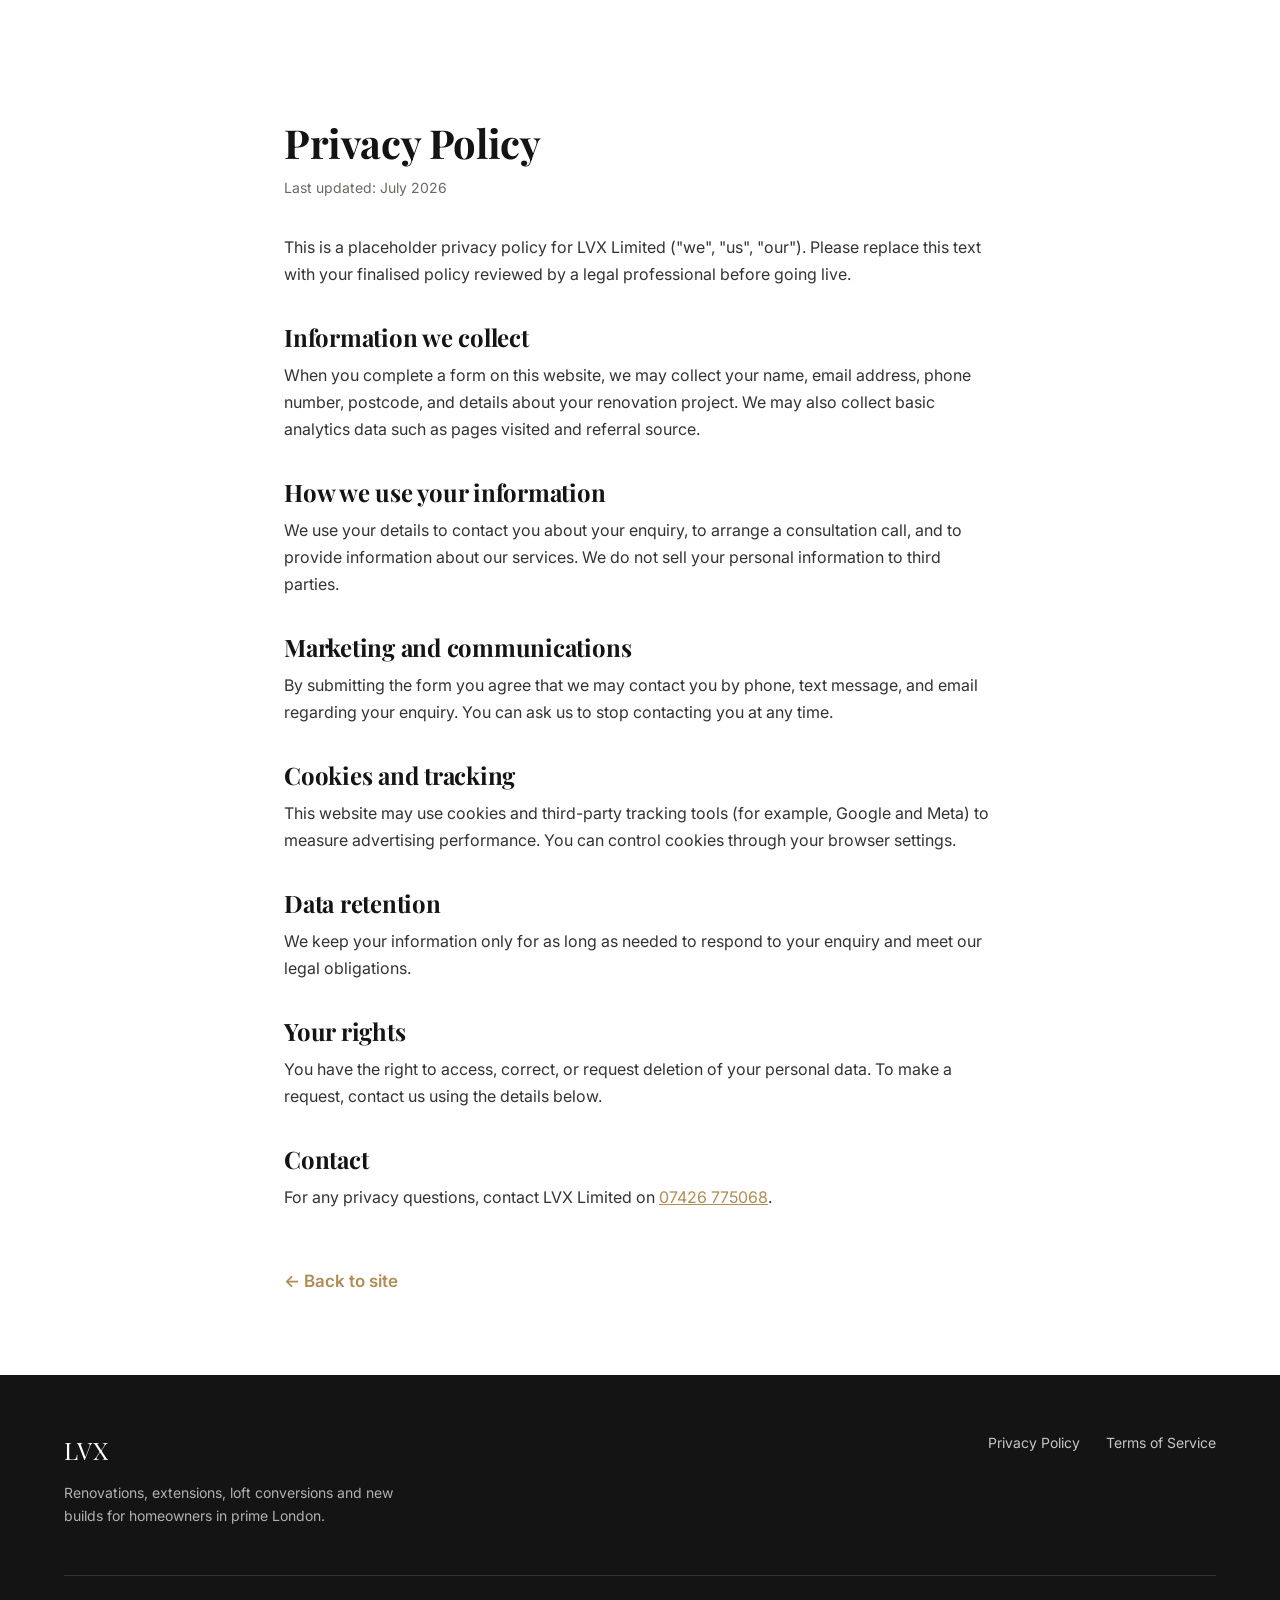
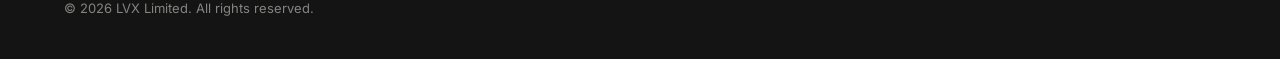
<file: privacy.html>
<!DOCTYPE html>
<html lang="en">
<head>
  <!-- Google Tag Manager -->
  <script>(function(w,d,s,l,i){w[l]=w[l]||[];w[l].push({'gtm.start':
  new Date().getTime(),event:'gtm.js'});var f=d.getElementsByTagName(s)[0],
  j=d.createElement(s),dl=l!='dataLayer'?'&l='+l:'';j.async=true;j.src=
  'https://www.googletagmanager.com/gtm.js?id='+i+dl;f.parentNode.insertBefore(j,f);
  })(window,document,'script','dataLayer','GTM-NC75WPDD');</script>
  <!-- End Google Tag Manager -->
  <meta charset="UTF-8" />
  <meta name="viewport" content="width=device-width, initial-scale=1" />
  <title>Privacy Policy | LVX Limited</title>
  <meta name="description" content="Privacy policy for LVX Limited." />
  <meta name="robots" content="noindex" />

  <!-- TRACKING HEAD CODES GO HERE: Meta Pixel, GA4, GTM Head, TikTok, etc. -->

  <link rel="preconnect" href="https://fonts.googleapis.com" />
  <link rel="preconnect" href="https://fonts.gstatic.com" crossorigin />
  <link href="https://fonts.googleapis.com/css2?family=Inter:wght@400;600;700&family=Playfair+Display:wght@500;600;700&display=swap" rel="stylesheet" />
  <link rel="stylesheet" href="styles.css" />
</head>
<body>
  <!-- Google Tag Manager (noscript) -->
  <noscript><iframe src="https://www.googletagmanager.com/ns.html?id=GTM-NC75WPDD"
  height="0" width="0" style="display:none;visibility:hidden"></iframe></noscript>
  <!-- End Google Tag Manager (noscript) -->
  <!-- TRACKING BODY CODES GO HERE: GTM Body noscript, etc. -->

  <main class="legal">
    <h1>Privacy Policy</h1>
    <p class="updated">Last updated: July 2026</p>

    <p>This is a placeholder privacy policy for LVX Limited ("we", "us", "our"). Please replace this text with your finalised policy reviewed by a legal professional before going live.</p>

    <h2>Information we collect</h2>
    <p>When you complete a form on this website, we may collect your name, email address, phone number, postcode, and details about your renovation project. We may also collect basic analytics data such as pages visited and referral source.</p>

    <h2>How we use your information</h2>
    <p>We use your details to contact you about your enquiry, to arrange a consultation call, and to provide information about our services. We do not sell your personal information to third parties.</p>

    <h2>Marketing and communications</h2>
    <p>By submitting the form you agree that we may contact you by phone, text message, and email regarding your enquiry. You can ask us to stop contacting you at any time.</p>

    <h2>Cookies and tracking</h2>
    <p>This website may use cookies and third-party tracking tools (for example, Google and Meta) to measure advertising performance. You can control cookies through your browser settings.</p>

    <h2>Data retention</h2>
    <p>We keep your information only for as long as needed to respond to your enquiry and meet our legal obligations.</p>

    <h2>Your rights</h2>
    <p>You have the right to access, correct, or request deletion of your personal data. To make a request, contact us using the details below.</p>

    <h2>Contact</h2>
    <p>For any privacy questions, contact LVX Limited on <a href="tel:+447426775068">07426 775068</a>.</p>

    <a class="back" href="renovations.html">&larr; Back to site</a>
  </main>

  <footer>
    <div class="container">
      <div class="foot-top">
        <div>
          <div class="brand">LVX</div>
          <p class="foot-desc">Renovations, extensions, loft conversions and new builds for homeowners in prime London.</p>
        </div>
        <nav class="foot-links" aria-label="Legal">
          <a href="privacy.html">Privacy Policy</a>
          <a href="terms.html">Terms of Service</a>
        </nav>
      </div>
      <div class="copyright">&copy; 2026 LVX Limited. All rights reserved.</div>
    </div>
  </footer>
</body>
</html>
</file>
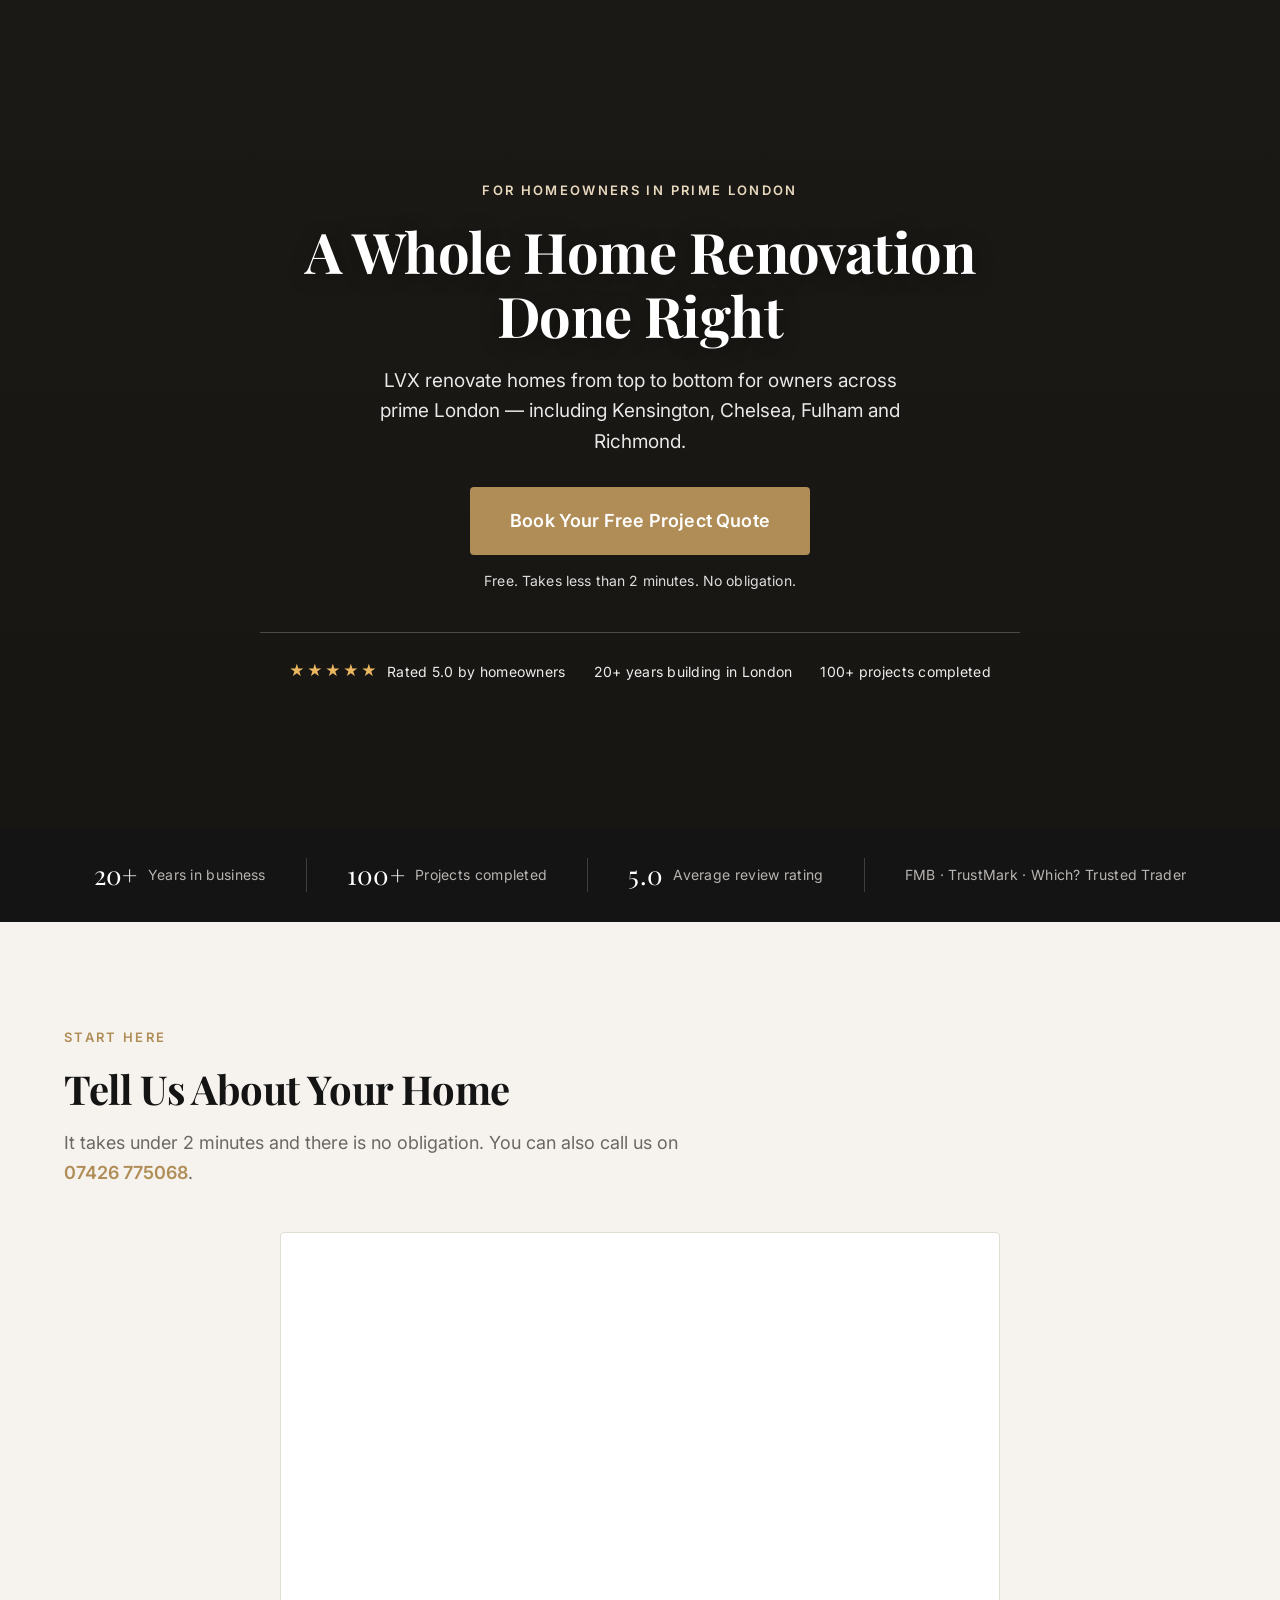
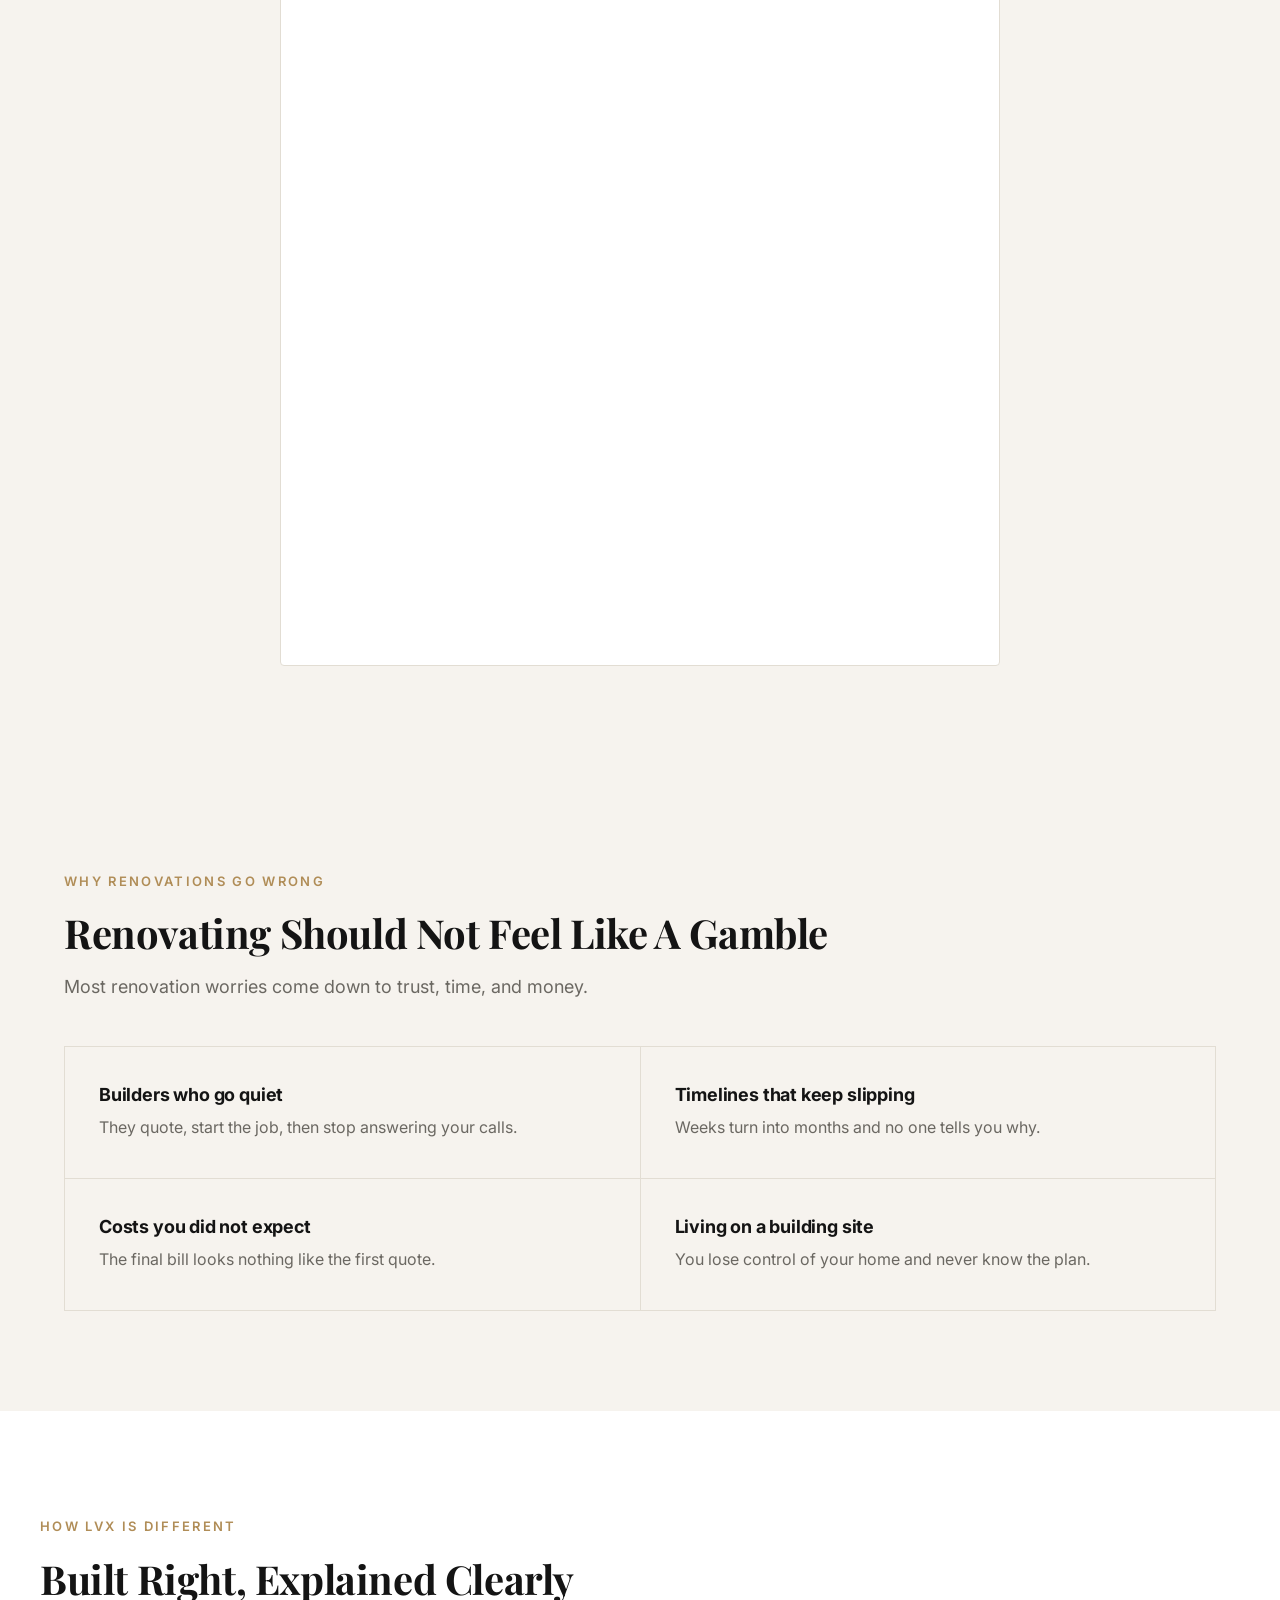
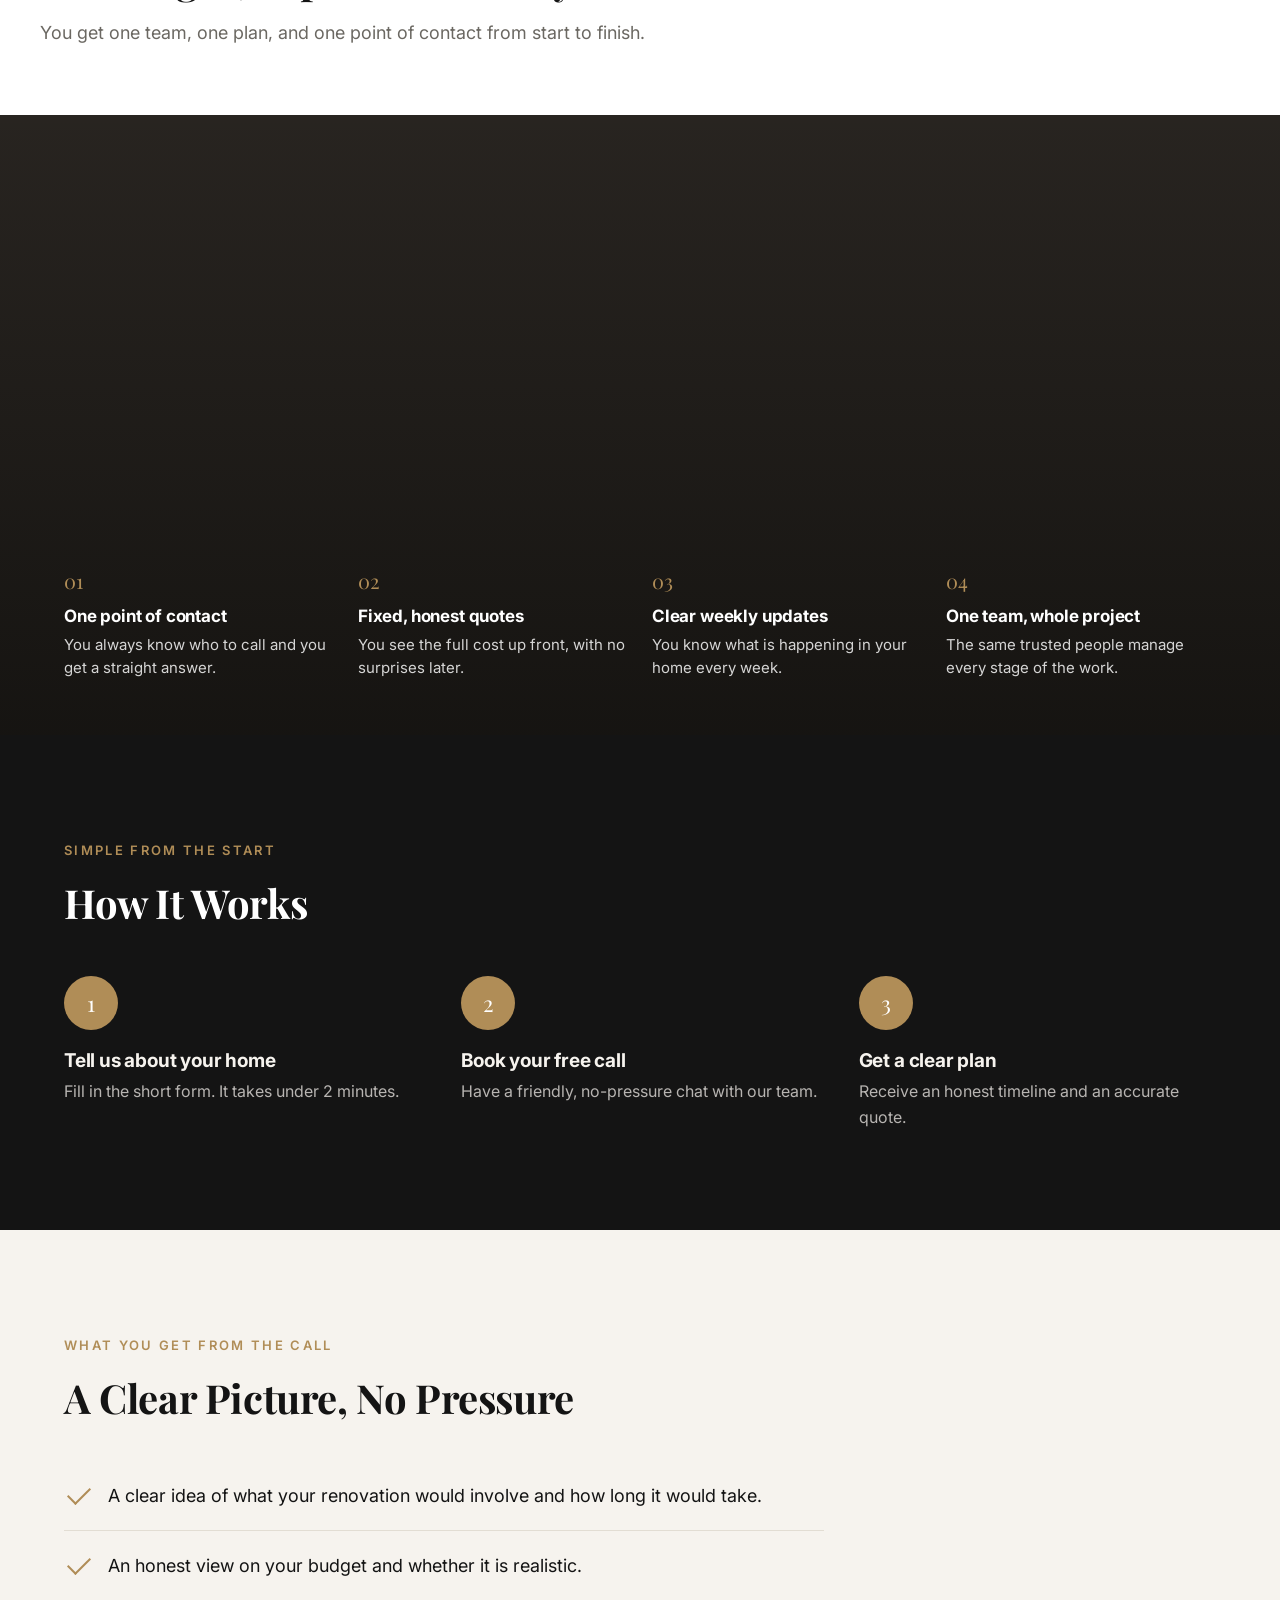
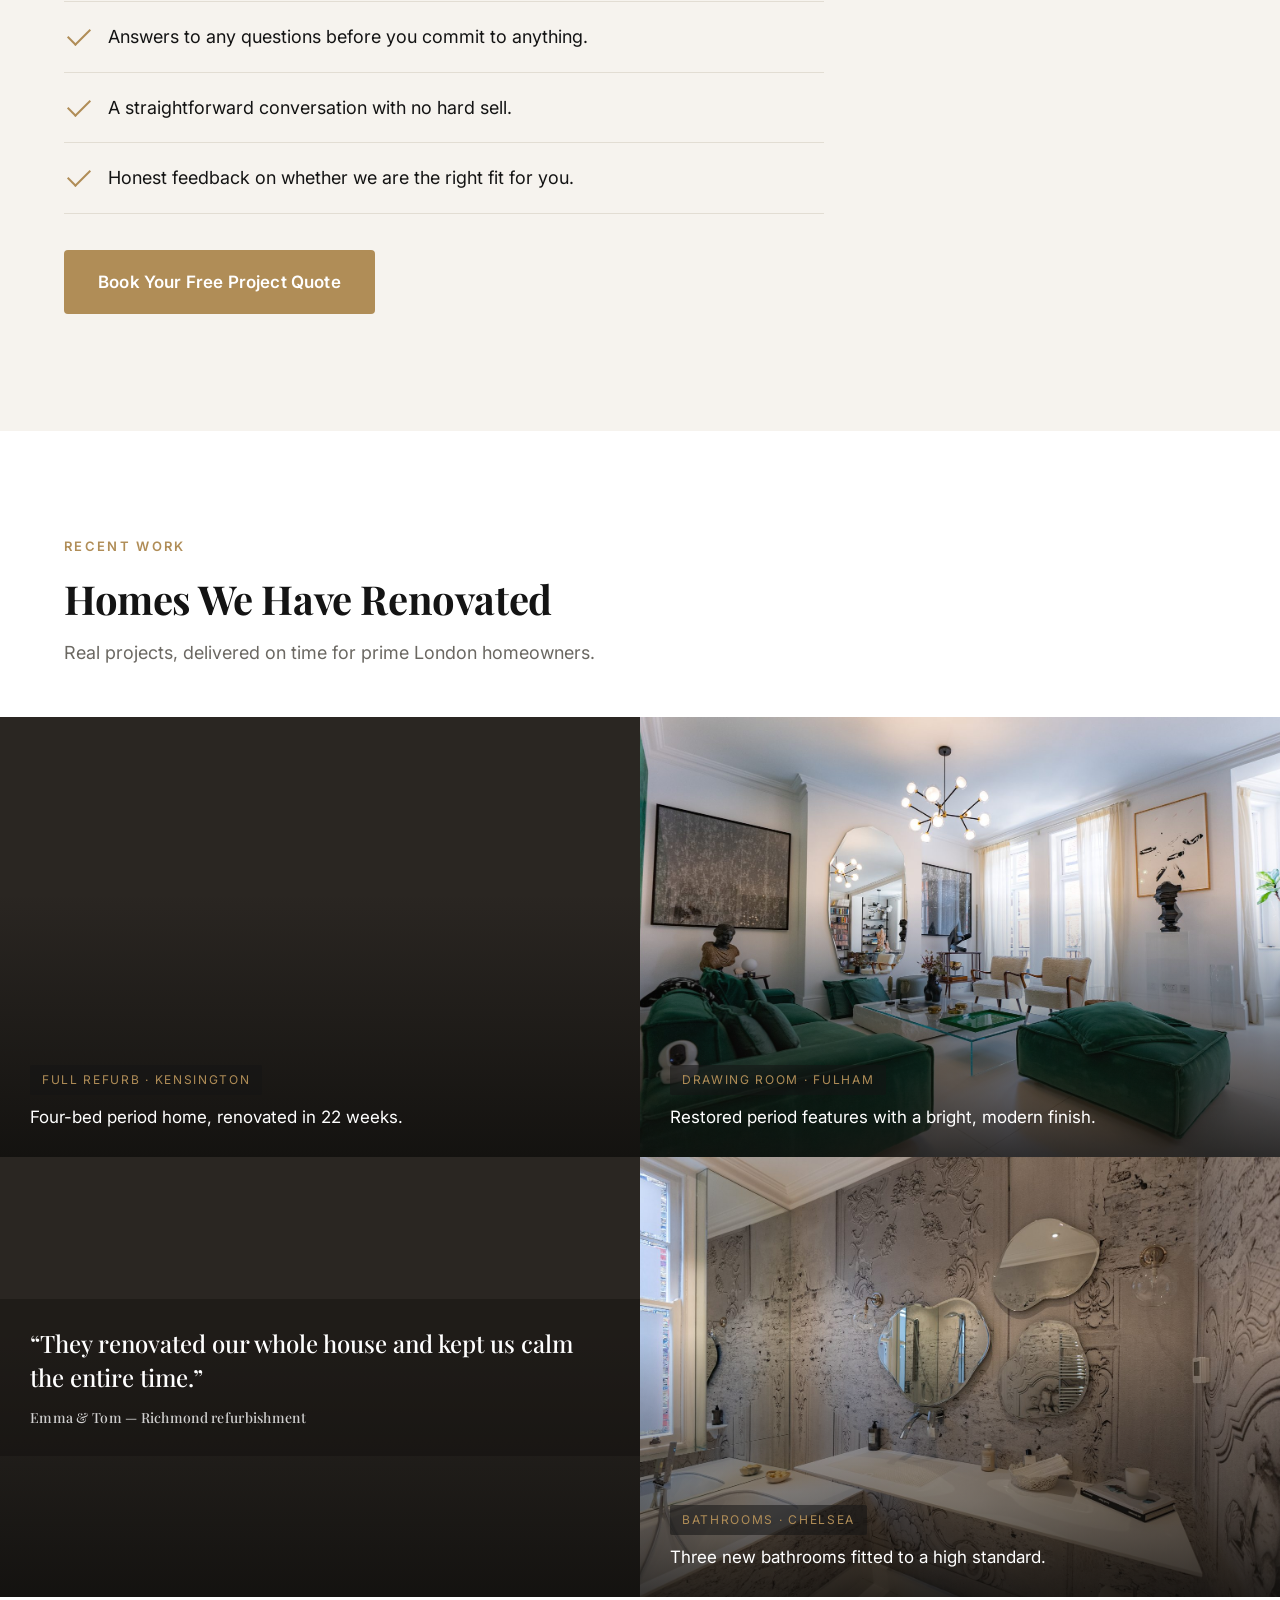
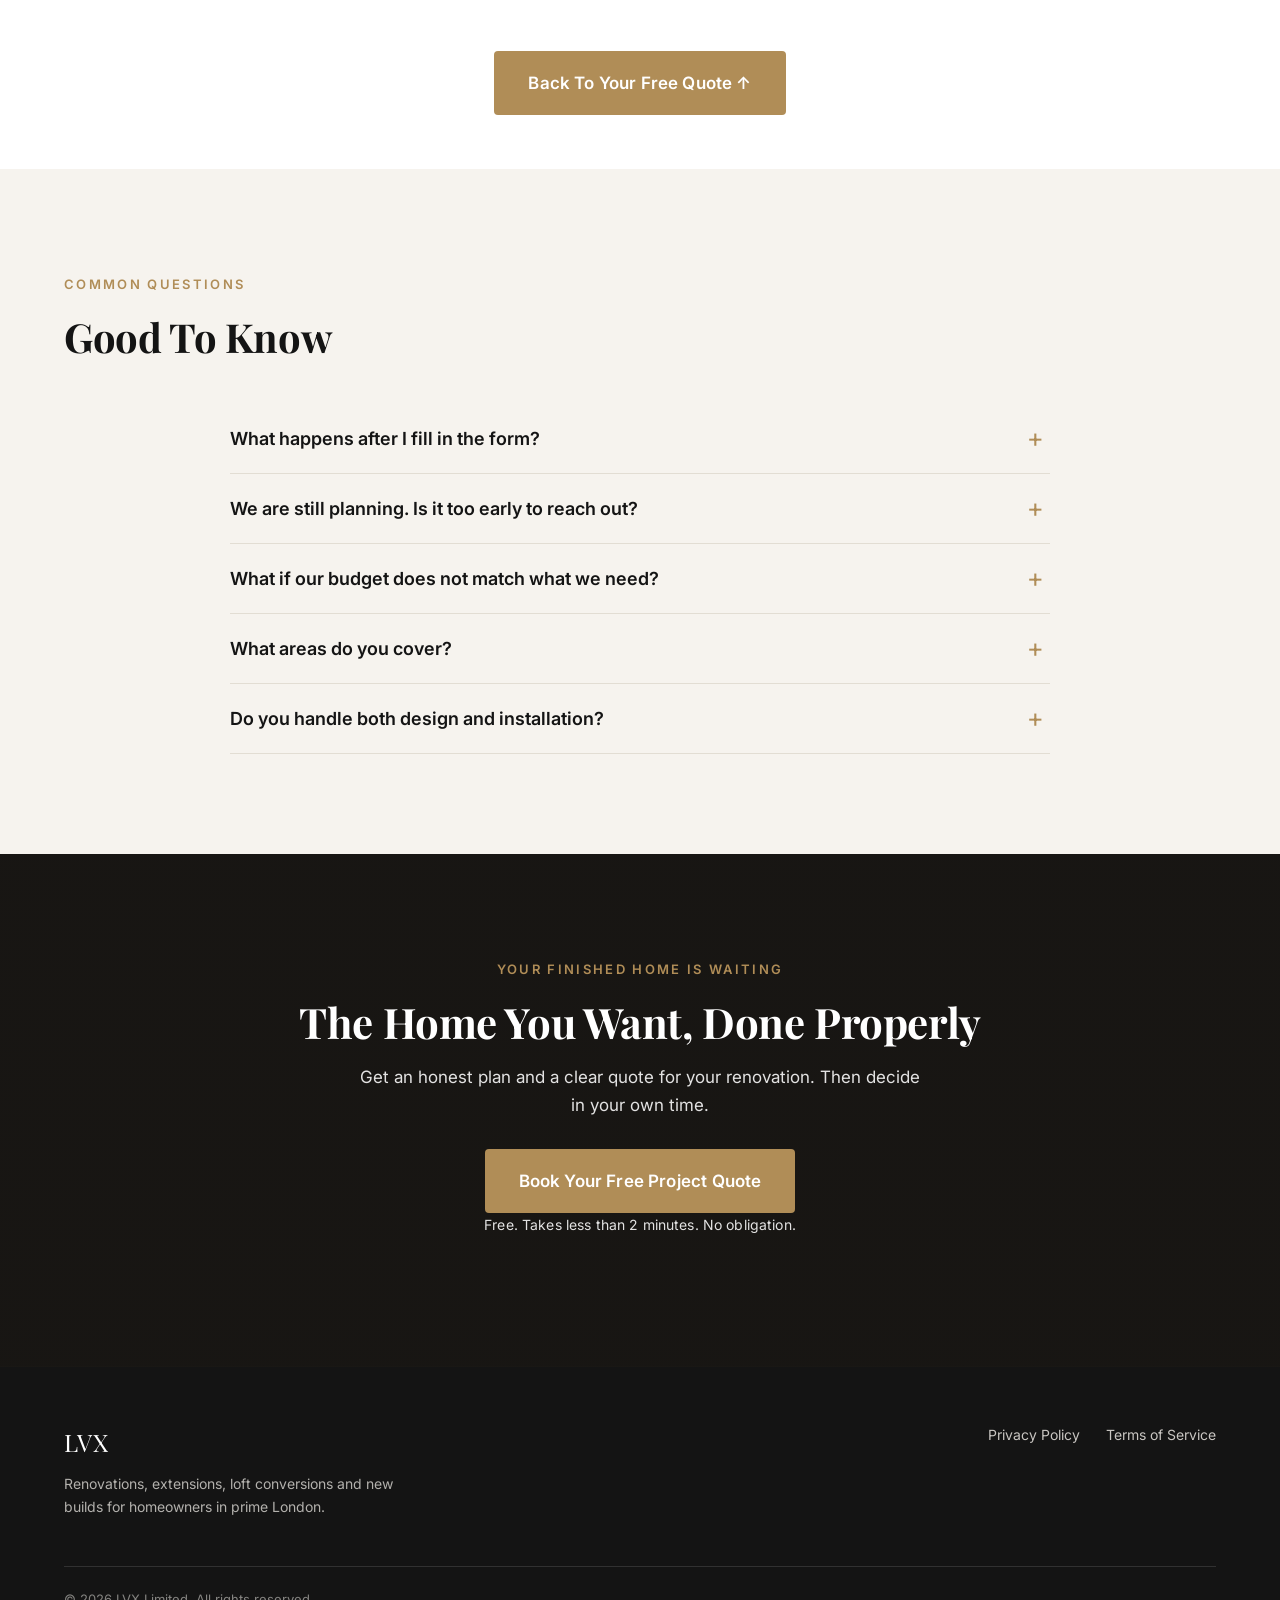
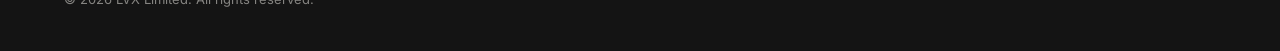
<file: renovations.html>
<!DOCTYPE html>
<html lang="en">
<head>
  <!-- Google Tag Manager -->
  <script>(function(w,d,s,l,i){w[l]=w[l]||[];w[l].push({'gtm.start':
  new Date().getTime(),event:'gtm.js'});var f=d.getElementsByTagName(s)[0],
  j=d.createElement(s),dl=l!='dataLayer'?'&l='+l:'';j.async=true;j.src=
  'https://www.googletagmanager.com/gtm.js?id='+i+dl;f.parentNode.insertBefore(j,f);
  })(window,document,'script','dataLayer','GTM-NC75WPDD');</script>
  <!-- End Google Tag Manager -->
  <meta charset="UTF-8" />
  <meta name="viewport" content="width=device-width, initial-scale=1" />
  <title>Full House Renovations in Prime London | LVX Limited</title>
  <meta name="description" content="A full home renovation done right, on time and on budget. LVX renovate homes for owners in Kensington, Fulham, Richmond and prime London. Book a free project quote." />

  <!-- TRACKING HEAD CODES GO HERE: Meta Pixel, GA4, GTM Head, TikTok, etc. -->
  <!-- [GTM HEAD] Google Tag Manager head snippet goes here -->

  <link rel="preconnect" href="https://fonts.googleapis.com" />
  <link rel="preconnect" href="https://fonts.gstatic.com" crossorigin />
  <link href="https://fonts.googleapis.com/css2?family=Inter:wght@400;600;700&family=Playfair+Display:wght@500;600;700&display=swap" rel="stylesheet" />
  <link rel="stylesheet" href="styles.css" />
</head>
<body>
  <!-- Google Tag Manager (noscript) -->
  <noscript><iframe src="https://www.googletagmanager.com/ns.html?id=GTM-NC75WPDD"
  height="0" width="0" style="display:none;visibility:hidden"></iframe></noscript>
  <!-- End Google Tag Manager (noscript) -->
  <!-- TRACKING BODY CODES GO HERE: GTM Body noscript, etc. -->
  <!-- [GTM BODY] Google Tag Manager (noscript) snippet goes here -->

  <!-- ============ 1. HERO ============ -->
  <header class="hero" style="--hero-img: url('https://images.unsplash.com/photo-1600585154340-be6161a56a0c?auto=format&fit=crop&w=1600&q=80');">
    <div class="hero__inner">
      <span class="eyebrow">For homeowners in prime London</span>
      <h1>A Whole Home Renovation Done Right</h1>
      <p class="hero__sub">LVX renovate homes from top to bottom for owners across prime London &mdash; including Kensington, Chelsea, Fulham and Richmond.</p>
      <a href="#form" class="btn" data-scroll="form">Book Your Free Project Quote</a>
      <p class="btn-note">Free. Takes less than 2 minutes. No obligation.</p>
      <div class="trust-strip">
        <span class="trust-item"><span class="stars">&#9733;&#9733;&#9733;&#9733;&#9733;</span> Rated 5.0 by homeowners</span>
        <span class="trust-item">20+ years building in London</span>
        <span class="trust-item">100+ projects completed</span>
      </div>
    </div>
  </header>

  <!-- ============ 2. SOCIAL PROOF STRIP ============ -->
  <section class="proof-bar" aria-label="Company proof">
    <div class="container">
      <span class="pb-item"><span class="pb-num">20+</span><span class="pb-label">Years in business</span></span>
      <span class="divider" aria-hidden="true"></span>
      <span class="pb-item"><span class="pb-num">100+</span><span class="pb-label">Projects completed</span></span>
      <span class="divider" aria-hidden="true"></span>
      <span class="pb-item"><span class="pb-num">5.0</span><span class="pb-label">Average review rating</span></span>
      <span class="divider" aria-hidden="true"></span>
      <span class="pb-item"><span class="pb-label">FMB &middot; TrustMark &middot; Which? Trusted Trader</span></span>
    </div>
  </section>

  <!-- ============ FORM (primary, above the fold) ============ -->
  <section id="form" class="form-section">
    <div class="container">
      <span class="eyebrow">Start here</span>
      <h2>Tell Us About Your Home</h2>
      <p class="section-lead">It takes under 2 minutes and there is no obligation. You can also call us on <a href="tel:+447426775068" class="phone-link">07426 775068</a>.</p>
      <div class="form-wrap">
        <!-- LeadConnector / GoHighLevel embedded qualification form -->
        <iframe
          src="https://api.leadconnectorhq.com/widget/form/9PsV5ULBvPmhe3jYhyFx"
          style="width:100%;height:1012px;min-height:1012px;border:none;border-radius:8px"
          id="inline-9PsV5ULBvPmhe3jYhyFx"
          data-layout="{'id':'INLINE'}"
          data-trigger-type="alwaysShow"
          data-trigger-value=""
          data-activation-type="alwaysActivated"
          data-activation-value=""
          data-deactivation-type="neverDeactivate"
          data-deactivation-value=""
          data-form-name="General Refurbishment "
          data-height="1012"
          data-layout-iframe-id="inline-9PsV5ULBvPmhe3jYhyFx"
          data-form-id="9PsV5ULBvPmhe3jYhyFx"
          title="General Refurbishment ">
        </iframe>
        <!-- UTM NOTE: Set the form's redirect (in GoHighLevel) to thank-you.html.
             To pass UTM/click IDs into the submission, either (a) map them from the
             iframe URL inside GHL, or (b) switch to a native form and add hidden
             inputs named utm_source, utm_medium, utm_campaign, utm_content,
             utm_term, gclid, fbclid, ttclid, msclkid — script.js auto-fills them. -->
        <noscript><p class="form-fallback">Please enable JavaScript to load the form, or call us on 07426 775068.</p></noscript>
      </div>
    </div>
  </section>
  <script src="https://link.msgsndr.com/js/form_embed.js" defer></script>

  <!-- ============ 3. PROBLEM ============ -->
  <section class="section-cream">
    <div class="container">
      <span class="eyebrow">Why renovations go wrong</span>
      <h2>Renovating Should Not Feel Like A Gamble</h2>
      <p class="section-lead">Most renovation worries come down to trust, time, and money.</p>
      <div class="pain-grid">
        <div class="pain-block">
          <h3>Builders who go quiet</h3>
          <p>They quote, start the job, then stop answering your calls.</p>
        </div>
        <div class="pain-block">
          <h3>Timelines that keep slipping</h3>
          <p>Weeks turn into months and no one tells you why.</p>
        </div>
        <div class="pain-block">
          <h3>Costs you did not expect</h3>
          <p>The final bill looks nothing like the first quote.</p>
        </div>
        <div class="pain-block">
          <h3>Living on a building site</h3>
          <p>You lose control of your home and never know the plan.</p>
        </div>
      </div>
    </div>
  </section>

  <!-- ============ 4. MECHANISM (image-led) ============ -->
  <section class="mechanism">
    <div class="container mech-intro">
      <span class="eyebrow">How LVX is different</span>
      <h2>Built Right, Explained Clearly</h2>
      <p class="section-lead">You get one team, one plan, and one point of contact from start to finish.</p>
    </div>
    <div class="mech-feature" style="background-image: linear-gradient(rgba(0,0,0,0.05), rgba(15,14,12,0.75)), url('https://images.unsplash.com/photo-1600566753086-00f18fb6b3ea?auto=format&fit=crop&w=1600&q=80');">
      <div class="mech-cards">
        <div class="mech-card"><span class="num">01</span><h3>One point of contact</h3><p>You always know who to call and you get a straight answer.</p></div>
        <div class="mech-card"><span class="num">02</span><h3>Fixed, honest quotes</h3><p>You see the full cost up front, with no surprises later.</p></div>
        <div class="mech-card"><span class="num">03</span><h3>Clear weekly updates</h3><p>You know what is happening in your home every week.</p></div>
        <div class="mech-card"><span class="num">04</span><h3>One team, whole project</h3><p>The same trusted people manage every stage of the work.</p></div>
      </div>
    </div>
  </section>

  <!-- ============ 5. HOW IT WORKS ============ -->
  <section class="section-dark">
    <div class="container">
      <span class="eyebrow">Simple from the start</span>
      <h2>How It Works</h2>
      <div class="steps">
        <div class="step"><div class="step-num">1</div><h3>Tell us about your home</h3><p>Fill in the short form. It takes under 2 minutes.</p></div>
        <div class="step"><div class="step-num">2</div><h3>Book your free call</h3><p>Have a friendly, no-pressure chat with our team.</p></div>
        <div class="step"><div class="step-num">3</div><h3>Get a clear plan</h3><p>Receive an honest timeline and an accurate quote.</p></div>
      </div>
    </div>
  </section>

  <!-- ============ 6. WHAT YOU GET FROM THE CALL ============ -->
  <section class="section-cream">
    <div class="container">
      <span class="eyebrow">What you get from the call</span>
      <h2>A Clear Picture, No Pressure</h2>
      <ul class="get-list">
        <li>A clear idea of what your renovation would involve and how long it would take.</li>
        <li>An honest view on your budget and whether it is realistic.</li>
        <li>Answers to any questions before you commit to anything.</li>
        <li>A straightforward conversation with no hard sell.</li>
        <li>Honest feedback on whether we are the right fit for you.</li>
      </ul>
      <p style="margin-top:36px;"><a href="#form" class="btn" data-scroll="form">Book Your Free Project Quote</a></p>
    </div>
  </section>

  <!-- ============ 7. PROOF GALLERY ============ -->
  <section style="padding-bottom:0;">
    <div class="container">
      <span class="eyebrow">Recent work</span>
      <h2>Homes We Have Renovated</h2>
      <p class="section-lead">Real projects, delivered on time for prime London homeowners.</p>
    </div>
    <div class="proof-gallery">
      <div class="gal-item" style="--gal-img: url('https://images.unsplash.com/photo-1600585154340-be6161a56a0c?auto=format&fit=crop&w=1200&q=80');">
        <div class="gal-cap"><span class="tag">Full refurb &middot; Kensington</span><p>Four-bed period home, renovated in 22 weeks.</p></div>
      </div>
      <div class="gal-item" style="--gal-img: url('images/renovation-drawing-room.jpg');">
        <div class="gal-cap"><span class="tag">Drawing room &middot; Fulham</span><p>Restored period features with a bright, modern finish.</p></div>
      </div>
      <div class="gal-item testimonial" style="--gal-img: url('https://images.unsplash.com/photo-1618221195710-dd6b41faaea6?auto=format&fit=crop&w=1200&q=80');">
        <div class="gal-cap"><blockquote>&ldquo;They renovated our whole house and kept us calm the entire time.&rdquo;<cite>Emma &amp; Tom &mdash; Richmond refurbishment</cite></blockquote></div>
      </div>
      <div class="gal-item" style="--gal-img: url('images/bathroom.jpg');">
        <div class="gal-cap"><span class="tag">Bathrooms &middot; Chelsea</span><p>Three new bathrooms fitted to a high standard.</p></div>
      </div>
    </div>
  </section>

  <!-- ============ 8. BACK TO FORM ============ -->
  <section class="back-to-form">
    <div class="container">
      <a href="#form" class="btn" data-scroll="form">Back To Your Free Quote &#8593;</a>
    </div>
  </section>

  <!-- ============ 9. FAQ ============ -->
  <section class="section-cream">
    <div class="container">
      <span class="eyebrow">Common questions</span>
      <h2>Good To Know</h2>
      <div class="faq">
        <div class="faq-item"><button class="faq-q" type="button">What happens after I fill in the form?</button><div class="faq-a"><p>One of our team calls you for a short, friendly chat about your home. There is no pressure and no obligation.</p></div></div>
        <div class="faq-item"><button class="faq-q" type="button">We are still planning. Is it too early to reach out?</button><div class="faq-a"><p>No. Early is the best time to talk. We can help you shape the plan and set a realistic budget before you commit.</p></div></div>
        <div class="faq-item"><button class="faq-q" type="button">What if our budget does not match what we need?</button><div class="faq-a"><p>We will tell you honestly. You will get a clear view of what is possible for your money, with no wasted time.</p></div></div>
        <div class="faq-item"><button class="faq-q" type="button">What areas do you cover?</button><div class="faq-a"><p>We cover prime London and out across west and south west London, plus Surrey, Berkshire and Sussex &mdash; from Kensington, Chelsea, Fulham and Richmond to Kingston, Esher, Weybridge, Cobham, Guildford, Windsor and Ascot. Not sure if you are in our area? Just ask and we will let you know.</p></div></div>
        <div class="faq-item"><button class="faq-q" type="button">Do you handle both design and installation?</button><div class="faq-a"><p>Yes. We manage the full process including design, supply, installation and finishing. This ensures everything fits correctly, matches your requirements and is completed to a high standard without you needing to coordinate multiple trades.</p></div></div>
      </div>
    </div>
  </section>

  <!-- ============ 11. FINAL CTA ============ -->
  <section class="final-cta" style="--cta-img: url('https://images.unsplash.com/photo-1618221195710-dd6b41faaea6?auto=format&fit=crop&w=1600&q=80');">
    <div class="container">
      <span class="eyebrow">Your finished home is waiting</span>
      <h2>The Home You Want, Done Properly</h2>
      <p>Get an honest plan and a clear quote for your renovation. Then decide in your own time.</p>
      <a href="#form" class="btn" data-scroll="form">Book Your Free Project Quote</a>
      <p class="btn-note">Free. Takes less than 2 minutes. No obligation.</p>
    </div>
  </section>

  <!-- ============ 12. FOOTER ============ -->
  <footer>
    <div class="container">
      <div class="foot-top">
        <div>
          <div class="brand">LVX</div>
          <p class="foot-desc">Renovations, extensions, loft conversions and new builds for homeowners in prime London.</p>
        </div>
        <nav class="foot-links" aria-label="Legal">
          <a href="privacy.html">Privacy Policy</a>
          <a href="terms.html">Terms of Service</a>
        </nav>
      </div>
      <div class="copyright">&copy; 2026 LVX Limited. All rights reserved.</div>
    </div>
  </footer>

  <!-- Sticky mobile CTA -->
  <div class="sticky-cta" id="stickyCta">
    <a href="tel:+447426775068" class="call-btn" aria-label="Call LVX">Call</a>
    <a href="#form" class="btn" data-scroll="form">Book Your Free Project Quote</a>
  </div>

  <script src="script.js" defer></script>
</body>
</html>
</file>
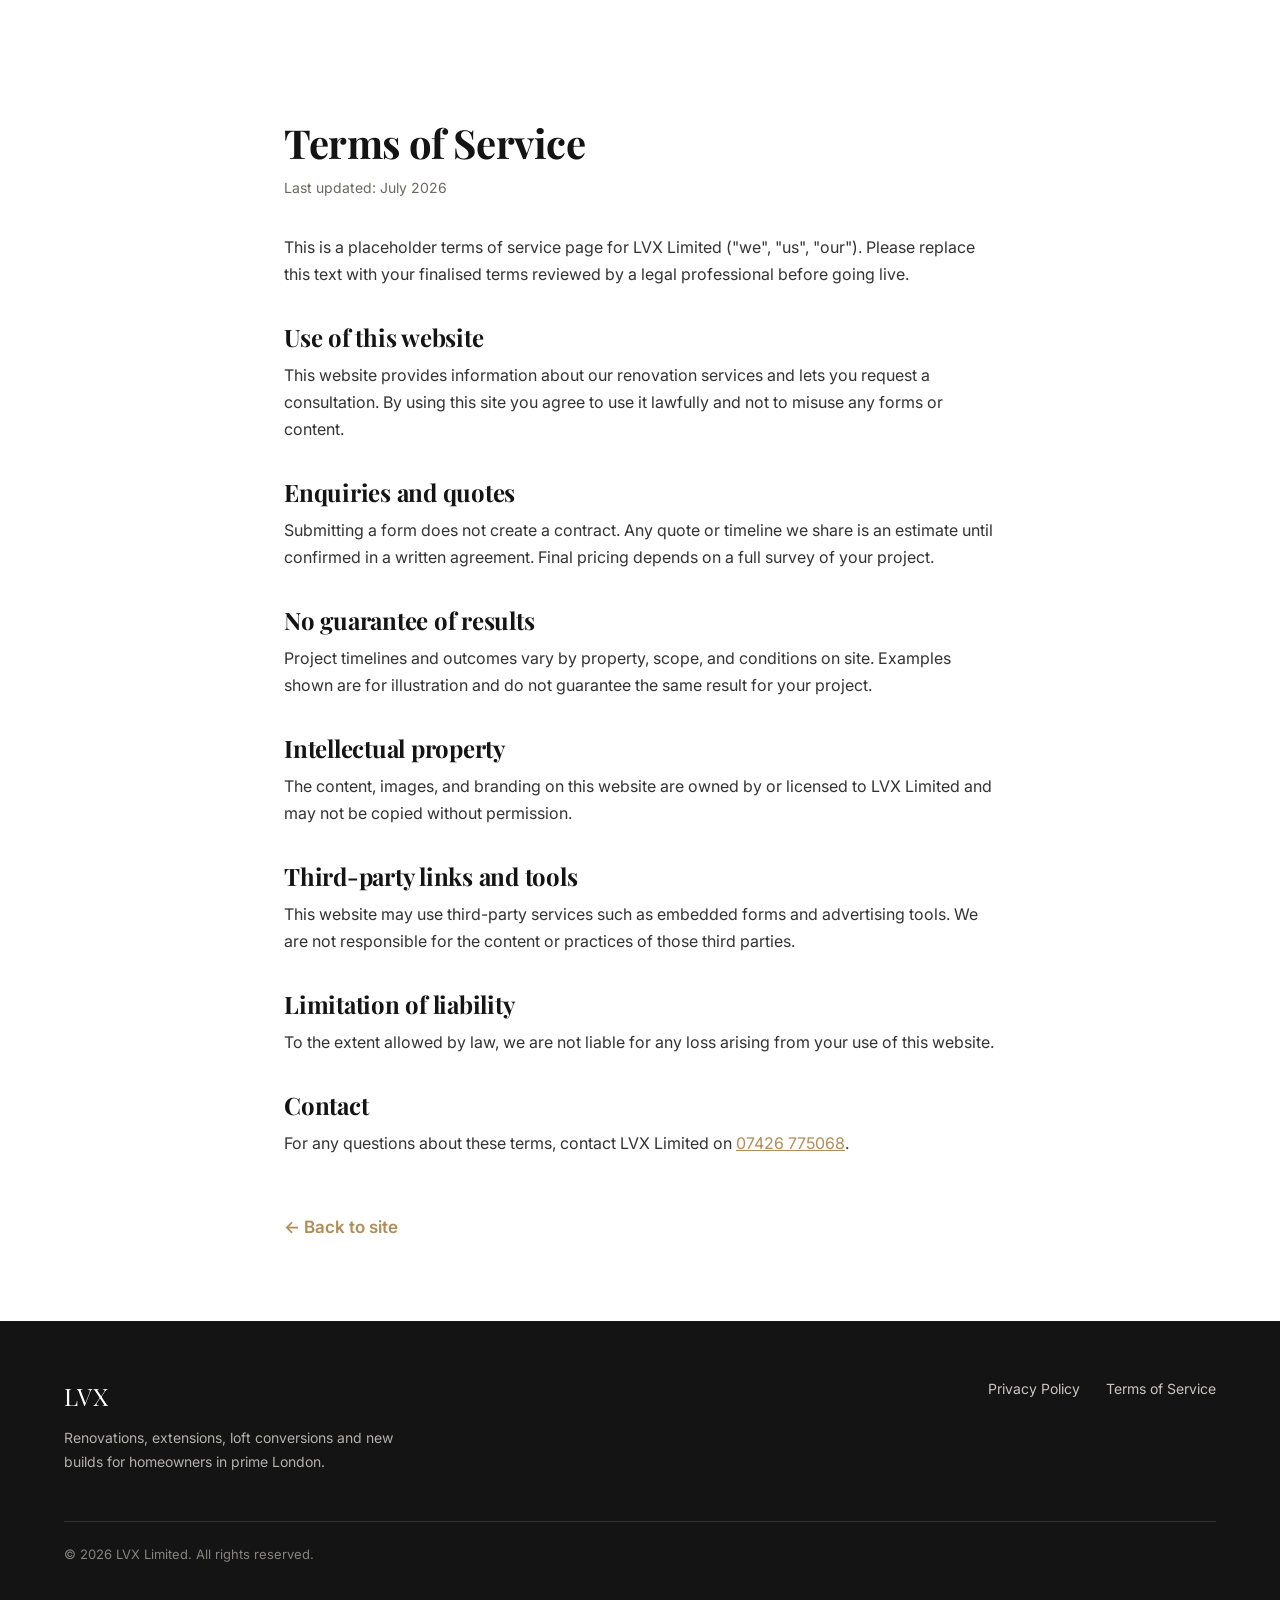
<file: terms.html>
<!DOCTYPE html>
<html lang="en">
<head>
  <!-- Google Tag Manager -->
  <script>(function(w,d,s,l,i){w[l]=w[l]||[];w[l].push({'gtm.start':
  new Date().getTime(),event:'gtm.js'});var f=d.getElementsByTagName(s)[0],
  j=d.createElement(s),dl=l!='dataLayer'?'&l='+l:'';j.async=true;j.src=
  'https://www.googletagmanager.com/gtm.js?id='+i+dl;f.parentNode.insertBefore(j,f);
  })(window,document,'script','dataLayer','GTM-NC75WPDD');</script>
  <!-- End Google Tag Manager -->
  <meta charset="UTF-8" />
  <meta name="viewport" content="width=device-width, initial-scale=1" />
  <title>Terms of Service | LVX Limited</title>
  <meta name="description" content="Terms of service for LVX Limited." />
  <meta name="robots" content="noindex" />

  <!-- TRACKING HEAD CODES GO HERE: Meta Pixel, GA4, GTM Head, TikTok, etc. -->

  <link rel="preconnect" href="https://fonts.googleapis.com" />
  <link rel="preconnect" href="https://fonts.gstatic.com" crossorigin />
  <link href="https://fonts.googleapis.com/css2?family=Inter:wght@400;600;700&family=Playfair+Display:wght@500;600;700&display=swap" rel="stylesheet" />
  <link rel="stylesheet" href="styles.css" />
</head>
<body>
  <!-- Google Tag Manager (noscript) -->
  <noscript><iframe src="https://www.googletagmanager.com/ns.html?id=GTM-NC75WPDD"
  height="0" width="0" style="display:none;visibility:hidden"></iframe></noscript>
  <!-- End Google Tag Manager (noscript) -->
  <!-- TRACKING BODY CODES GO HERE: GTM Body noscript, etc. -->

  <main class="legal">
    <h1>Terms of Service</h1>
    <p class="updated">Last updated: July 2026</p>

    <p>This is a placeholder terms of service page for LVX Limited ("we", "us", "our"). Please replace this text with your finalised terms reviewed by a legal professional before going live.</p>

    <h2>Use of this website</h2>
    <p>This website provides information about our renovation services and lets you request a consultation. By using this site you agree to use it lawfully and not to misuse any forms or content.</p>

    <h2>Enquiries and quotes</h2>
    <p>Submitting a form does not create a contract. Any quote or timeline we share is an estimate until confirmed in a written agreement. Final pricing depends on a full survey of your project.</p>

    <h2>No guarantee of results</h2>
    <p>Project timelines and outcomes vary by property, scope, and conditions on site. Examples shown are for illustration and do not guarantee the same result for your project.</p>

    <h2>Intellectual property</h2>
    <p>The content, images, and branding on this website are owned by or licensed to LVX Limited and may not be copied without permission.</p>

    <h2>Third-party links and tools</h2>
    <p>This website may use third-party services such as embedded forms and advertising tools. We are not responsible for the content or practices of those third parties.</p>

    <h2>Limitation of liability</h2>
    <p>To the extent allowed by law, we are not liable for any loss arising from your use of this website.</p>

    <h2>Contact</h2>
    <p>For any questions about these terms, contact LVX Limited on <a href="tel:+447426775068">07426 775068</a>.</p>

    <a class="back" href="renovations.html">&larr; Back to site</a>
  </main>

  <footer>
    <div class="container">
      <div class="foot-top">
        <div>
          <div class="brand">LVX</div>
          <p class="foot-desc">Renovations, extensions, loft conversions and new builds for homeowners in prime London.</p>
        </div>
        <nav class="foot-links" aria-label="Legal">
          <a href="privacy.html">Privacy Policy</a>
          <a href="terms.html">Terms of Service</a>
        </nav>
      </div>
      <div class="copyright">&copy; 2026 LVX Limited. All rights reserved.</div>
    </div>
  </footer>
</body>
</html>
</file>
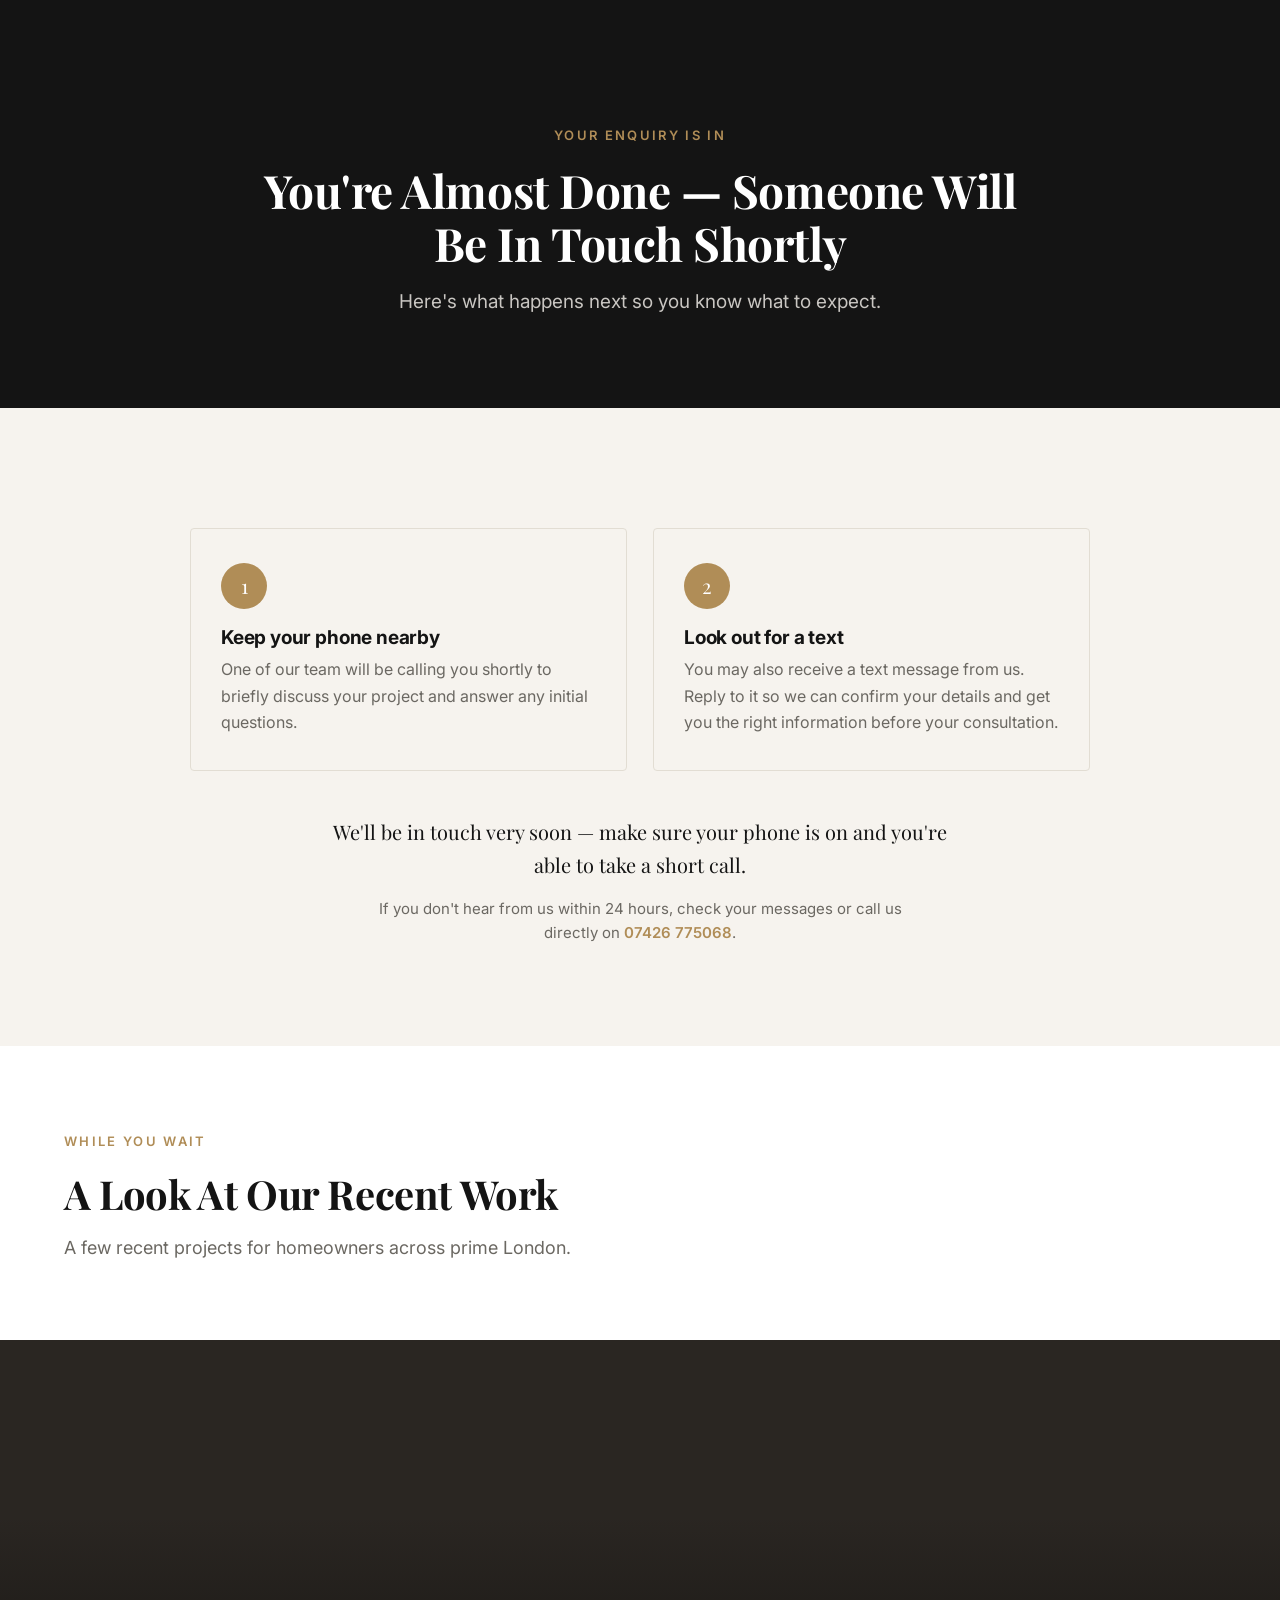
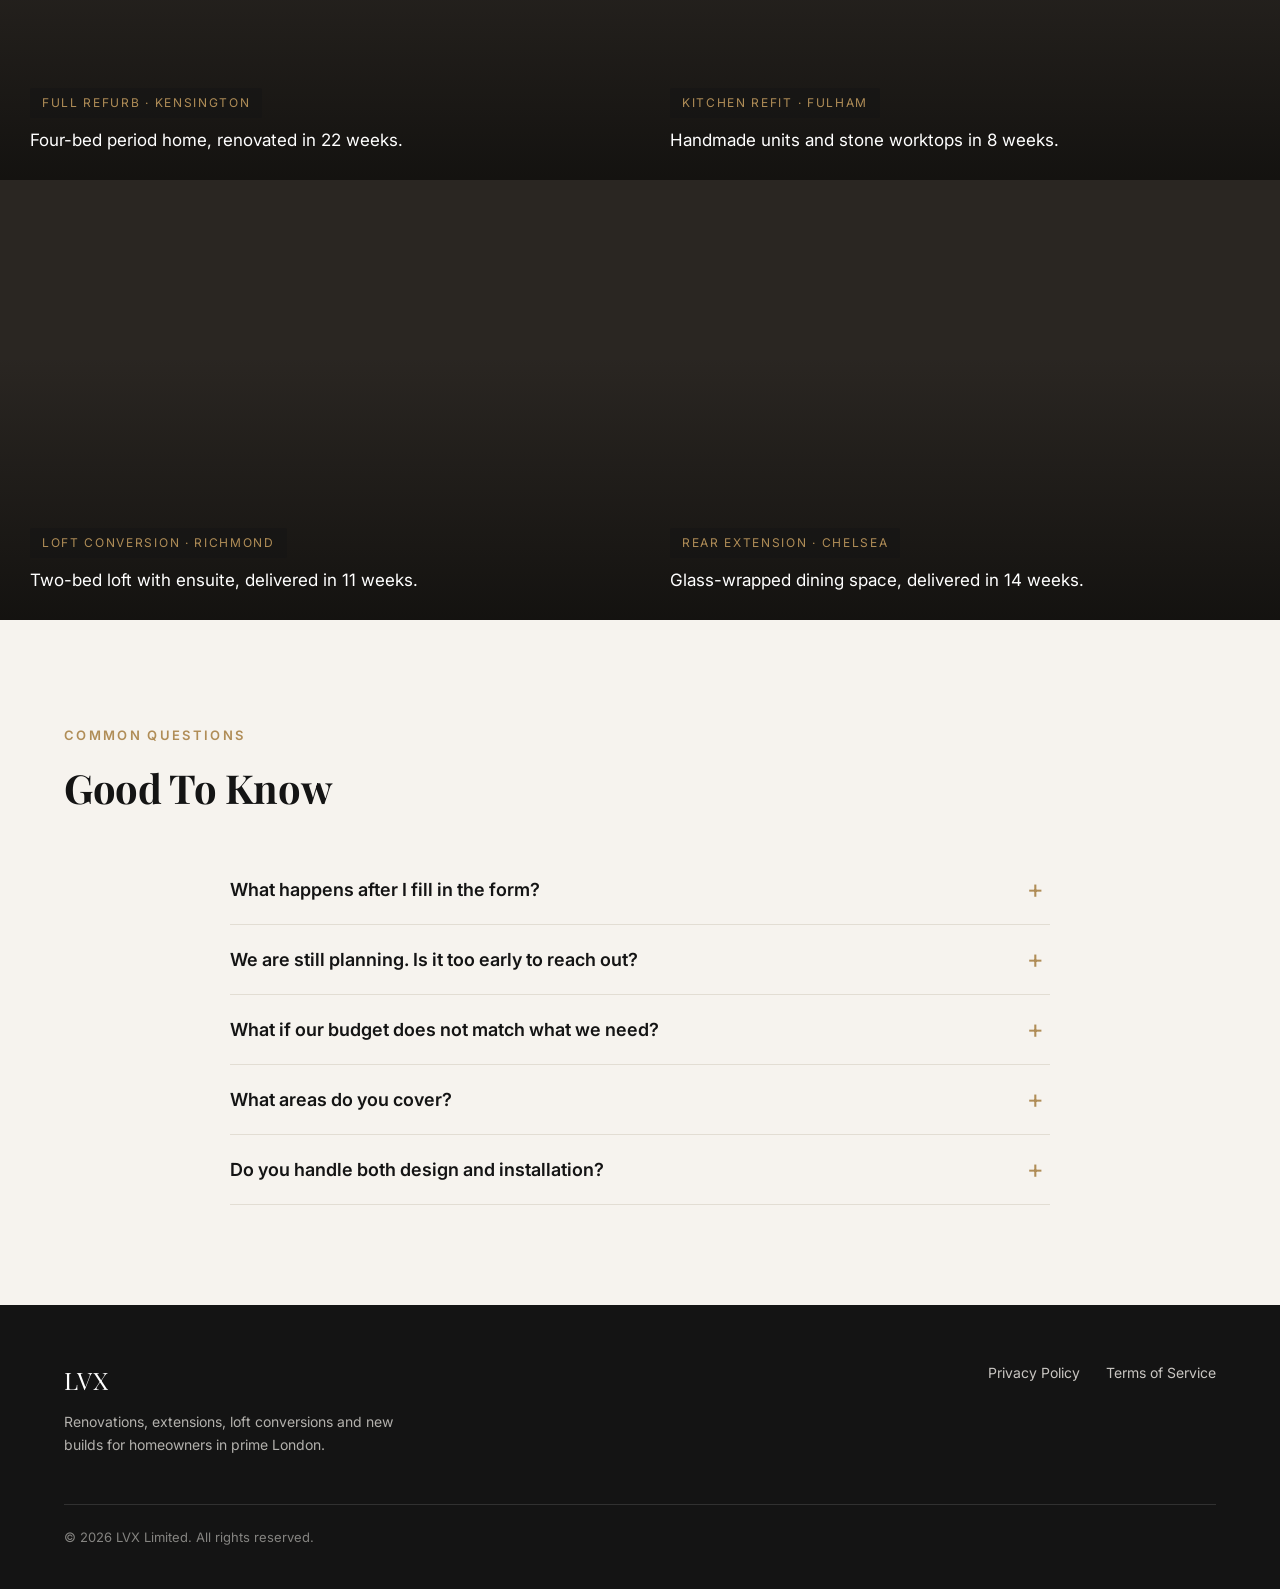
<file: thank-you.html>
<!DOCTYPE html>
<html lang="en">
<head>
  <!-- Google Tag Manager -->
  <script>(function(w,d,s,l,i){w[l]=w[l]||[];w[l].push({'gtm.start':
  new Date().getTime(),event:'gtm.js'});var f=d.getElementsByTagName(s)[0],
  j=d.createElement(s),dl=l!='dataLayer'?'&l='+l:'';j.async=true;j.src=
  'https://www.googletagmanager.com/gtm.js?id='+i+dl;f.parentNode.insertBefore(j,f);
  })(window,document,'script','dataLayer','GTM-NC75WPDD');</script>
  <!-- End Google Tag Manager -->
  <meta charset="UTF-8" />
  <meta name="viewport" content="width=device-width, initial-scale=1" />
  <title>Thank You — We'll Be In Touch Shortly | LVX Limited</title>
  <meta name="description" content="Thanks for your enquiry. Keep your phone nearby — one of the LVX team will call you shortly to discuss your project." />
  <meta name="robots" content="noindex" />

  <!-- TRACKING HEAD CODES GO HERE: Meta Pixel, GA4, GTM Head, TikTok, etc. -->
  <!-- [GTM HEAD] Google Tag Manager head snippet goes here -->

  <link rel="preconnect" href="https://fonts.googleapis.com" />
  <link rel="preconnect" href="https://fonts.gstatic.com" crossorigin />
  <link href="https://fonts.googleapis.com/css2?family=Inter:wght@400;600;700&family=Playfair+Display:wght@500;600;700&display=swap" rel="stylesheet" />
  <link rel="stylesheet" href="styles.css" />
</head>
<body>
  <!-- Google Tag Manager (noscript) -->
  <noscript><iframe src="https://www.googletagmanager.com/ns.html?id=GTM-NC75WPDD"
  height="0" width="0" style="display:none;visibility:hidden"></iframe></noscript>
  <!-- End Google Tag Manager (noscript) -->
  <!-- TRACKING BODY CODES GO HERE: GTM Body noscript, etc. -->
  <!-- [GTM BODY] Google Tag Manager (noscript) snippet goes here -->

  <!-- ===========================================================
       CONVERSION EVENT GOES HERE: Fire Meta Schedule event,
       Google Ads conversion, GA4 generate_lead / booked_call, etc.
       This page is the confirmation step — fire the booked-call
       conversion here, NOT on the landing pages.
       =========================================================== -->

  <!-- ============ HERO / CONFIRMATION ============ -->
  <header class="ty-hero">
    <span class="eyebrow">Your enquiry is in</span>
    <h1>You're Almost Done — Someone Will Be In Touch Shortly</h1>
    <p class="ty-sub">Here's what happens next so you know what to expect.</p>
  </header>

  <!-- ============ NEXT STEPS ============ -->
  <section class="section-cream" style="padding-top:70px;">
    <div class="container">
      <div class="ty-steps">
        <div class="ty-step">
          <div class="num">1</div>
          <h3>Keep your phone nearby</h3>
          <p>One of our team will be calling you shortly to briefly discuss your project and answer any initial questions.</p>
        </div>
        <div class="ty-step">
          <div class="num">2</div>
          <h3>Look out for a text</h3>
          <p>You may also receive a text message from us. Reply to it so we can confirm your details and get you the right information before your consultation.</p>
        </div>
      </div>

      <p class="ty-reinforce">We'll be in touch very soon — make sure your phone is on and you're able to take a short call.</p>
      <p class="ty-help">If you don't hear from us within 24 hours, check your messages or call us directly on <a href="tel:+447426775068" class="phone-link">07426 775068</a>.</p>
    </div>
  </section>

  <!-- ============ PROOF GALLERY (past work) ============ -->
  <section style="padding-bottom:0; padding-top:0;">
    <div class="container" style="padding-top:80px; padding-bottom:20px;">
      <span class="eyebrow">While you wait</span>
      <h2>A Look At Our Recent Work</h2>
      <p class="section-lead">A few recent projects for homeowners across prime London.</p>
    </div>
    <div class="proof-gallery">
      <div class="gal-item" style="--gal-img: url('https://images.unsplash.com/photo-1600585154340-be6161a56a0c?auto=format&fit=crop&w=1200&q=80');">
        <div class="gal-cap"><span class="tag">Full refurb &middot; Kensington</span><p>Four-bed period home, renovated in 22 weeks.</p></div>
      </div>
      <div class="gal-item" style="--gal-img: url('https://images.unsplash.com/photo-1556909114-f6e7ad7d3136?auto=format&fit=crop&w=1200&q=80');">
        <div class="gal-cap"><span class="tag">Kitchen refit &middot; Fulham</span><p>Handmade units and stone worktops in 8 weeks.</p></div>
      </div>
      <div class="gal-item" style="--gal-img: url('https://images.unsplash.com/photo-1616594039964-ae9021a400a0?auto=format&fit=crop&w=1200&q=80');">
        <div class="gal-cap"><span class="tag">Loft conversion &middot; Richmond</span><p>Two-bed loft with ensuite, delivered in 11 weeks.</p></div>
      </div>
      <div class="gal-item" style="--gal-img: url('https://images.unsplash.com/photo-1600607687939-ce8a6c25118c?auto=format&fit=crop&w=1200&q=80');">
        <div class="gal-cap"><span class="tag">Rear extension &middot; Chelsea</span><p>Glass-wrapped dining space, delivered in 14 weeks.</p></div>
      </div>
    </div>
  </section>

  <!-- ============ FAQ (same as landing pages) ============ -->
  <section class="section-cream">
    <div class="container">
      <span class="eyebrow">Common questions</span>
      <h2>Good To Know</h2>
      <div class="faq">
        <div class="faq-item"><button class="faq-q" type="button">What happens after I fill in the form?</button><div class="faq-a"><p>One of our team calls you for a short, friendly chat about your project. There is no pressure and no obligation.</p></div></div>
        <div class="faq-item"><button class="faq-q" type="button">We are still planning. Is it too early to reach out?</button><div class="faq-a"><p>No. Early is the best time to talk. We can help you shape the plan and set a realistic budget before you commit.</p></div></div>
        <div class="faq-item"><button class="faq-q" type="button">What if our budget does not match what we need?</button><div class="faq-a"><p>We will tell you honestly. You will get a clear view of what is possible for your money, with no wasted time.</p></div></div>
        <div class="faq-item"><button class="faq-q" type="button">What areas do you cover?</button><div class="faq-a"><p>We cover prime London and out across west and south west London, plus Surrey, Berkshire and Sussex &mdash; from Kensington, Chelsea, Fulham and Richmond to Kingston, Esher, Weybridge, Cobham, Guildford, Windsor and Ascot. Not sure if you are in our area? Just ask and we will let you know.</p></div></div>
        <div class="faq-item"><button class="faq-q" type="button">Do you handle both design and installation?</button><div class="faq-a"><p>Yes. We manage the full process including design, supply, installation and finishing. This ensures everything fits correctly, matches your requirements and is completed to a high standard without you needing to coordinate multiple trades.</p></div></div>
      </div>
    </div>
  </section>

  <!-- ============ FOOTER ============ -->
  <footer>
    <div class="container">
      <div class="foot-top">
        <div>
          <div class="brand">LVX</div>
          <p class="foot-desc">Renovations, extensions, loft conversions and new builds for homeowners in prime London.</p>
        </div>
        <nav class="foot-links" aria-label="Legal">
          <a href="privacy.html">Privacy Policy</a>
          <a href="terms.html">Terms of Service</a>
        </nav>
      </div>
      <div class="copyright">&copy; 2026 LVX Limited. All rights reserved.</div>
    </div>
  </footer>

  <script src="script.js" defer></script>
</body>
</html>
</file>
<file: styles.css>
/* =========================================================
   LVX Limited — Renovation Call Funnel
   styles.css — all styling (vanilla CSS, mobile-first)
   Palette inspired by lvxltd.com: charcoal ink, warm cream,
   muted bronze/gold accent. Premium but approachable.
   ========================================================= */

:root {
  --ink: #141414;          /* near-black text / dark sections */
  --ink-2: #1e1e1e;
  --cream: #f6f3ee;        /* warm off-white */
  --cream-2: #efeae1;
  --white: #ffffff;
  --accent: #b08d57;       /* muted bronze/gold */
  --accent-dark: #987847;  /* button hover (~10% darker) */
  --muted: #6b6862;        /* secondary text */
  --line: #e2ddd3;         /* hairlines */
  --overlay: rgba(15, 14, 12, 0.55);
  --overlay-strong: rgba(15, 14, 12, 0.68);
  --maxw: 1200px;
  --readw: 640px;
  --radius: 4px;
  --shadow: 0 18px 50px rgba(0, 0, 0, 0.18);
  --font-head: 'Playfair Display', Georgia, 'Times New Roman', serif;
  --font-body: 'Inter', -apple-system, BlinkMacSystemFont, 'Segoe UI', Roboto, Helvetica, Arial, sans-serif;
}

/* ---------- Reset / base ---------- */
* { box-sizing: border-box; }
html { scroll-behavior: smooth; -webkit-text-size-adjust: 100%; }
body {
  margin: 0;
  font-family: var(--font-body);
  font-size: 17px;
  line-height: 1.65;
  color: var(--ink);
  background: var(--white);
  overflow-x: hidden;
}
img { max-width: 100%; display: block; }
a { color: inherit; }
h1, h2, h3 { font-family: var(--font-head); font-weight: 700; line-height: 1.15; margin: 0 0 0.4em; letter-spacing: -0.01em; }
p { margin: 0 0 1em; }

.container {
  width: 100%;
  max-width: var(--maxw);
  margin: 0 auto;
  padding: 0 24px;
}

/* ---------- Buttons ---------- */
.btn {
  display: inline-block;
  background: var(--accent);
  color: #fff;
  font-family: var(--font-body);
  font-weight: 600;
  font-size: 17px;
  letter-spacing: 0.01em;
  text-decoration: none;
  padding: 18px 34px;
  border: none;
  border-radius: var(--radius);
  cursor: pointer;
  text-align: center;
  transition: background-color 0.18s ease;
  -webkit-appearance: none;
}
.btn:hover, .btn:focus-visible { background: var(--accent-dark); }
.btn:focus-visible { outline: 3px solid rgba(176,141,87,0.5); outline-offset: 2px; }
.btn--dark { background: var(--ink); }
.btn--dark:hover { background: #000; }
.btn--block { display: block; width: 100%; }

.btn-note {
  font-size: 14px;
  color: var(--muted);
  margin: 14px 0 0;
  letter-spacing: 0.01em;
}
.hero .btn-note { color: rgba(255,255,255,0.85); }

/* Phone link */
.phone-link { font-weight: 600; color: var(--accent); text-decoration: none; white-space: nowrap; }
.phone-link:hover { text-decoration: underline; }

/* ---------- Sections ---------- */
section { padding: 100px 0; }
.section-dark { background: var(--ink); color: var(--cream); }
.section-dark h2 { color: #fff; }
.section-cream { background: var(--cream); }
.eyebrow {
  display: inline-block;
  font-family: var(--font-body);
  font-size: 13px;
  font-weight: 600;
  letter-spacing: 0.18em;
  text-transform: uppercase;
  color: var(--accent);
  margin-bottom: 18px;
}
.section-dark .eyebrow { color: var(--accent); }
h2 { font-size: 40px; }
.section-lead { font-size: 18px; color: var(--muted); max-width: var(--readw); margin: 0 0 8px; }
.section-dark .section-lead { color: rgba(246,243,238,0.75); }

/* ---------- Hero ---------- */
.hero {
  position: relative;
  min-height: 92vh;
  display: flex;
  align-items: center;
  justify-content: center;
  text-align: center;
  color: #fff;
  padding: 120px 24px 90px;
  background-color: #2a2622;
  background-image: linear-gradient(var(--overlay), var(--overlay-strong)), var(--hero-img);
  background-size: cover;
  background-position: center;
}
.hero__inner { max-width: 760px; margin: 0 auto; }
.hero .eyebrow { color: #e9d9bf; }
.hero h1 {
  font-size: 56px;
  color: #fff;
  margin-bottom: 18px;
  text-shadow: 0 2px 20px rgba(0,0,0,0.35);
}
.hero__sub {
  font-size: 19px;
  color: rgba(255,255,255,0.9);
  max-width: 560px;
  margin: 0 auto 30px;
  line-height: 1.6;
}
.hero .btn { padding: 19px 40px; font-size: 18px; }

/* trust strip inside hero */
.trust-strip {
  display: flex;
  flex-wrap: wrap;
  align-items: center;
  justify-content: center;
  gap: 14px 28px;
  margin-top: 40px;
  padding-top: 26px;
  border-top: 1px solid rgba(255,255,255,0.22);
}
.trust-item { font-size: 14px; letter-spacing: 0.02em; color: rgba(255,255,255,0.92); display: flex; align-items: center; gap: 8px; }
.stars { color: #eab760; letter-spacing: 2px; font-size: 15px; }

/* ---------- Social proof strip ---------- */
.proof-bar { background: var(--ink); color: var(--cream); padding: 30px 0; }
.proof-bar .container {
  display: flex; flex-wrap: wrap; align-items: center; justify-content: center;
  gap: 18px 40px; text-align: center;
}
.proof-bar .pb-item { font-size: 15px; letter-spacing: 0.02em; display: flex; align-items: center; gap: 10px; }
.proof-bar .pb-num { font-family: var(--font-head); font-size: 26px; color: #fff; line-height: 1; }
.proof-bar .pb-label { color: rgba(246,243,238,0.72); font-size: 14px; }
.proof-bar .divider { width: 1px; height: 34px; background: rgba(255,255,255,0.18); }

/* ---------- Problem section ---------- */
.pain-grid {
  display: grid;
  grid-template-columns: repeat(2, 1fr);
  gap: 1px;
  background: var(--line);
  border: 1px solid var(--line);
  margin-top: 44px;
}
.section-dark .pain-grid { background: rgba(255,255,255,0.12); border-color: rgba(255,255,255,0.12); }
.pain-block { background: var(--cream); padding: 38px 34px; }
.section-dark .pain-block { background: var(--ink); }
.pain-block h3 { font-family: var(--font-body); font-size: 18px; font-weight: 700; margin-bottom: 8px; letter-spacing: -0.01em; }
.section-dark .pain-block h3 { color: #fff; }
.pain-block p { margin: 0; color: var(--muted); font-size: 16px; }
.section-dark .pain-block p { color: rgba(246,243,238,0.7); }

/* ---------- Mechanism (image-led) ---------- */
.mechanism { padding: 0; }
.mech-intro { padding: 100px 0 60px; }
.mech-feature {
  position: relative;
  min-height: 620px;
  display: flex;
  align-items: flex-end;
  color: #fff;
  background-color: #2a2622;
  background-image: linear-gradient(rgba(0,0,0,0.05), rgba(15,14,12,0.75));
  background-size: cover;
  background-position: center;
}
.mech-feature .mech-cards {
  display: grid;
  grid-template-columns: repeat(4, 1fr);
  gap: 24px;
  width: 100%;
  max-width: var(--maxw);
  margin: 0 auto;
  padding: 0 24px 56px;
}
.mech-card h3 { color: #fff; font-family: var(--font-body); font-size: 17px; font-weight: 700; margin-bottom: 6px; }
.mech-card p { color: rgba(255,255,255,0.82); font-size: 15px; margin: 0; line-height: 1.55; }
.mech-card .num { font-family: var(--font-head); font-size: 20px; color: var(--accent); display: block; margin-bottom: 10px; }

/* ---------- How it works ---------- */
.steps {
  display: grid;
  grid-template-columns: repeat(3, 1fr);
  gap: 40px;
  margin-top: 50px;
}
.step .step-num {
  font-family: var(--font-head);
  font-size: 22px;
  width: 54px; height: 54px;
  border-radius: 50%;
  background: var(--accent);
  color: #fff;
  display: flex; align-items: center; justify-content: center;
  margin-bottom: 20px;
}
.step h3 { font-family: var(--font-body); font-size: 19px; font-weight: 700; margin-bottom: 6px; }
.step p { color: var(--muted); font-size: 16px; margin: 0; }
.section-dark .step p { color: rgba(246,243,238,0.72); }

/* ---------- What you get ---------- */
.get-list { list-style: none; margin: 40px 0 0; padding: 0; max-width: 760px; }
.get-list li {
  position: relative;
  padding: 20px 0 20px 44px;
  border-bottom: 1px solid var(--line);
  font-size: 18px;
}
.section-dark .get-list li { border-color: rgba(255,255,255,0.14); }
.get-list li::before {
  content: "";
  position: absolute;
  left: 4px; top: 26px;
  width: 20px; height: 10px;
  border-left: 2px solid var(--accent);
  border-bottom: 2px solid var(--accent);
  transform: rotate(-45deg);
}

/* ---------- Proof gallery ---------- */
.proof-gallery {
  display: grid;
  grid-template-columns: repeat(2, 1fr);
  gap: 0;
  margin-top: 50px;
}
.gal-item {
  position: relative;
  min-height: 440px;
  color: #fff;
  display: flex;
  align-items: flex-end;
  background-color: #2a2622;
  background-image: linear-gradient(rgba(0,0,0,0) 40%, rgba(15,14,12,0.82)), var(--gal-img);
  background-size: cover;
  background-position: center;
  overflow: hidden;
}
.gal-item .gal-cap {
  padding: 28px 30px;
  width: 100%;
}
.gal-item .gal-cap .tag {
  display: inline-block;
  font-size: 12px;
  letter-spacing: 0.14em;
  text-transform: uppercase;
  color: var(--accent);
  background: rgba(20,20,20,0.55);
  padding: 5px 12px;
  border-radius: 2px;
  margin-bottom: 10px;
}
.gal-item .gal-cap p { margin: 0; font-size: 17px; line-height: 1.45; }
.gal-item.testimonial { align-items: center; text-align: left; }
.gal-item.testimonial .gal-cap { background: rgba(15,14,12,0.4); }
.gal-item.testimonial blockquote {
  margin: 0; font-family: var(--font-head); font-size: 24px; line-height: 1.4; font-weight: 500;
}
.gal-item.testimonial cite { display: block; font-style: normal; font-size: 14px; color: rgba(255,255,255,0.8); margin-top: 14px; letter-spacing: 0.02em; }

/* ---------- FAQ ---------- */
.faq { max-width: 820px; margin: 44px auto 0; }
.faq-item { border-bottom: 1px solid var(--line); }
.section-dark .faq-item { border-color: rgba(255,255,255,0.16); }
.faq-q {
  width: 100%;
  background: none;
  border: none;
  text-align: left;
  font-family: var(--font-body);
  font-size: 18px;
  font-weight: 600;
  color: inherit;
  padding: 24px 44px 24px 0;
  position: relative;
  cursor: pointer;
}
.faq-q::after {
  content: "+";
  position: absolute;
  right: 6px; top: 50%;
  transform: translateY(-50%);
  font-size: 26px;
  font-weight: 400;
  color: var(--accent);
  transition: transform 0.2s ease;
  line-height: 1;
}
.faq-item.open .faq-q::after { content: "\2013"; }
.faq-a {
  max-height: 0;
  overflow: hidden;
  transition: max-height 0.28s ease;
}
.faq-a p { padding: 0 40px 26px 0; margin: 0; color: var(--muted); font-size: 16px; }
.section-dark .faq-a p { color: rgba(246,243,238,0.72); }

/* ---------- Form section ---------- */
.form-section { background: var(--cream); }
.form-wrap {
  max-width: 720px;
  margin: 44px auto 0;
  background: #fff;
  border: 1px solid var(--line);
  border-radius: var(--radius);
  padding: 10px;
  min-height: 640px;
}
.form-wrap iframe { width: 100%; min-height: 620px; border: none; display: block; }
.form-fallback { padding: 40px; text-align: center; color: var(--muted); }

/* ---------- Final CTA ---------- */
.final-cta {
  position: relative;
  color: #fff;
  text-align: center;
  background-color: #2a2622;
  background-image: linear-gradient(var(--overlay-strong), var(--overlay-strong)), var(--cta-img);
  background-size: cover;
  background-position: center;
}
.final-cta h2 { color: #fff; font-size: 42px; }
.final-cta p { color: rgba(255,255,255,0.88); max-width: 560px; margin: 0 auto 30px; }

/* ---------- Footer ---------- */
footer {
  background: var(--ink);
  color: rgba(246,243,238,0.7);
  padding: 56px 0 40px;
  font-size: 14px;
}
footer .foot-top { display: flex; flex-wrap: wrap; justify-content: space-between; gap: 24px; align-items: flex-start; }
footer .brand { font-family: var(--font-head); font-size: 24px; color: #fff; letter-spacing: 0.04em; }
footer .foot-desc { max-width: 340px; margin-top: 10px; }
footer .foot-links { display: flex; gap: 26px; }
footer .foot-links a { color: rgba(246,243,238,0.8); text-decoration: none; }
footer .foot-links a:hover { color: #fff; text-decoration: underline; }
footer .copyright { margin-top: 34px; padding-top: 22px; border-top: 1px solid rgba(255,255,255,0.12); font-size: 13px; color: rgba(246,243,238,0.5); }

/* ---------- Sticky mobile CTA ---------- */
.sticky-cta {
  position: fixed;
  left: 0; right: 0; bottom: 0;
  z-index: 60;
  display: none;
  background: rgba(20,20,20,0.97);
  backdrop-filter: saturate(1.1) blur(2px);
  padding: 12px 16px calc(12px + env(safe-area-inset-bottom));
  box-shadow: 0 -6px 24px rgba(0,0,0,0.25);
  gap: 10px;
  align-items: center;
}
.sticky-cta.show { display: flex; }
.sticky-cta .btn { flex: 1; padding: 15px 10px; font-size: 16px; }
.sticky-cta .call-btn {
  flex: 0 0 auto;
  background: transparent;
  border: 1px solid rgba(255,255,255,0.4);
  color: #fff;
  padding: 15px 18px;
  border-radius: var(--radius);
  text-decoration: none;
  font-weight: 600;
  font-size: 16px;
}

/* ---------- Thank-you page ---------- */
.ty-hero {
  background: var(--ink);
  color: var(--cream);
  text-align: center;
  padding: 120px 24px 90px;
}
.ty-hero h1 { color: #fff; font-size: 46px; max-width: 780px; margin: 0 auto 16px; }
.ty-hero .ty-sub { font-size: 19px; color: rgba(246,243,238,0.8); max-width: 560px; margin: 0 auto; }
.ty-steps { display: grid; grid-template-columns: repeat(2, 1fr); gap: 26px; max-width: 900px; margin: 50px auto 0; }
.ty-step { background: var(--cream); border: 1px solid var(--line); border-radius: var(--radius); padding: 34px 30px; }
.ty-step .num { font-family: var(--font-head); font-size: 20px; color: #fff; background: var(--accent); width: 46px; height: 46px; border-radius: 50%; display: flex; align-items: center; justify-content: center; margin-bottom: 18px; }
.ty-step h3 { font-family: var(--font-body); font-size: 19px; font-weight: 700; margin-bottom: 8px; }
.ty-step p { margin: 0; color: var(--muted); font-size: 16px; }
.ty-reinforce { text-align: center; max-width: 640px; margin: 44px auto 0; font-size: 20px; font-family: var(--font-head); color: var(--ink); }
.ty-help { text-align: center; max-width: 560px; margin: 16px auto 0; font-size: 15px; color: var(--muted); }

/* ---------- Legal pages ---------- */
.legal { max-width: 760px; margin: 0 auto; padding: 120px 24px 80px; }
.legal h1 { font-size: 40px; margin-bottom: 10px; }
.legal .updated { color: var(--muted); font-size: 14px; margin-bottom: 34px; }
.legal h2 { font-size: 24px; margin: 36px 0 10px; }
.legal p, .legal li { color: #333; font-size: 16px; line-height: 1.7; }
.legal a { color: var(--accent); }
.legal .back { display: inline-block; margin-top: 40px; color: var(--accent); text-decoration: none; font-weight: 600; }

/* ---------- Home hub (index) — service cards ---------- */
.home-services {
  display: grid;
  grid-template-columns: repeat(2, 1fr);
  gap: 0;
  margin-top: 50px;
}
.service-card {
  position: relative;
  display: flex;
  align-items: flex-end;
  min-height: 460px;
  color: #fff;
  text-decoration: none;
  overflow: hidden;
  background-color: #2a2622;
  background-image: linear-gradient(rgba(0,0,0,0) 35%, rgba(15,14,12,0.85)), var(--card-img);
  background-size: cover;
  background-position: center;
  transition: background-size 0.4s ease;
}
.service-card:hover, .service-card:focus-visible { background-size: 108%; outline: none; }
.service-card:focus-visible { box-shadow: inset 0 0 0 3px var(--accent); }
.service-card .sc-body { padding: 34px 34px 36px; width: 100%; }
.service-card h3 { color: #fff; font-size: 30px; margin-bottom: 6px; }
.service-card p { color: rgba(255,255,255,0.85); font-size: 16px; margin: 0 0 14px; max-width: 380px; }
.service-card .sc-link {
  display: inline-flex; align-items: center; gap: 8px;
  font-family: var(--font-body); font-size: 15px; font-weight: 600; letter-spacing: 0.02em;
  color: #fff;
}
.service-card .sc-link::after { content: "\2192"; color: var(--accent); transition: transform 0.2s ease; }
.service-card:hover .sc-link::after { transform: translateX(4px); }

/* ---------- Mid-page back-to-form CTA ---------- */
.back-to-form { text-align: center; padding: 54px 0; background: var(--white); }
.back-to-form .btn { min-width: 280px; }

/* =========================================================
   RESPONSIVE — mobile-first refinements at <=768px
   ========================================================= */
@media (max-width: 768px) {
  body { font-size: 16px; }
  section { padding: 60px 0; }
  .container { padding: 0 24px; }
  h2 { font-size: 28px; }

  .hero { min-height: 80vh; padding: 100px 24px 70px; }
  .hero h1 { font-size: 36px; }
  .hero__sub { font-size: 17px; }
  .hero .btn, .final-cta .btn { width: 100%; }

  .proof-bar .divider { display: none; }
  .proof-bar .container { gap: 14px 24px; }

  .pain-grid { grid-template-columns: 1fr; }
  .mech-feature { min-height: auto; }
  .mech-feature .mech-cards { grid-template-columns: 1fr; gap: 20px; padding: 40px 24px; background: rgba(15,14,12,0.35); }

  .steps { grid-template-columns: 1fr; gap: 30px; }
  .proof-gallery { grid-template-columns: 1fr; }
  .gal-item { min-height: 340px; }

  .home-services { grid-template-columns: 1fr; }
  .service-card { min-height: 380px; }
  .service-card h3 { font-size: 26px; }

  .final-cta h2 { font-size: 30px; }

  .back-to-form { padding: 40px 0; }
  .back-to-form .btn { width: 100%; min-width: 0; }

  .ty-hero h1 { font-size: 32px; }
  .ty-steps { grid-template-columns: 1fr; }

  footer .foot-top { flex-direction: column; }

  /* sticky CTA active on mobile only */
  .sticky-cta.show { display: flex; }
}

@media (min-width: 769px) {
  /* keep sticky CTA hidden on desktop even if toggled */
  .sticky-cta { display: none !important; }
}

/* Respect reduced motion */
@media (prefers-reduced-motion: reduce) {
  html { scroll-behavior: auto; }
  * { transition: none !important; }
}

/* ============ Guarantee / risk-reversal band ============ */
.guarantee { background: var(--white); }
.guarantee-grid {
  display: grid;
  grid-template-columns: repeat(2, 1fr);
  gap: 28px 40px;
  margin-top: 42px;
}
.guarantee-item { display: flex; gap: 18px; align-items: flex-start; }
.guarantee-check {
  flex: 0 0 auto;
  width: 44px;
  height: 44px;
  display: inline-flex;
  align-items: center;
  justify-content: center;
  border-radius: 50%;
  background: rgba(176, 141, 87, 0.14);
  color: var(--accent);
  font-size: 20px;
  font-weight: 700;
  line-height: 1;
}
.guarantee-item h3 {
  font-family: var(--font-head);
  font-size: 22px;
  margin: 2px 0 6px;
  color: var(--ink);
}
.guarantee-item p { margin: 0; color: var(--muted); }

@media (max-width: 700px) {
  .guarantee-grid { grid-template-columns: 1fr; gap: 24px; }
}
</file>
